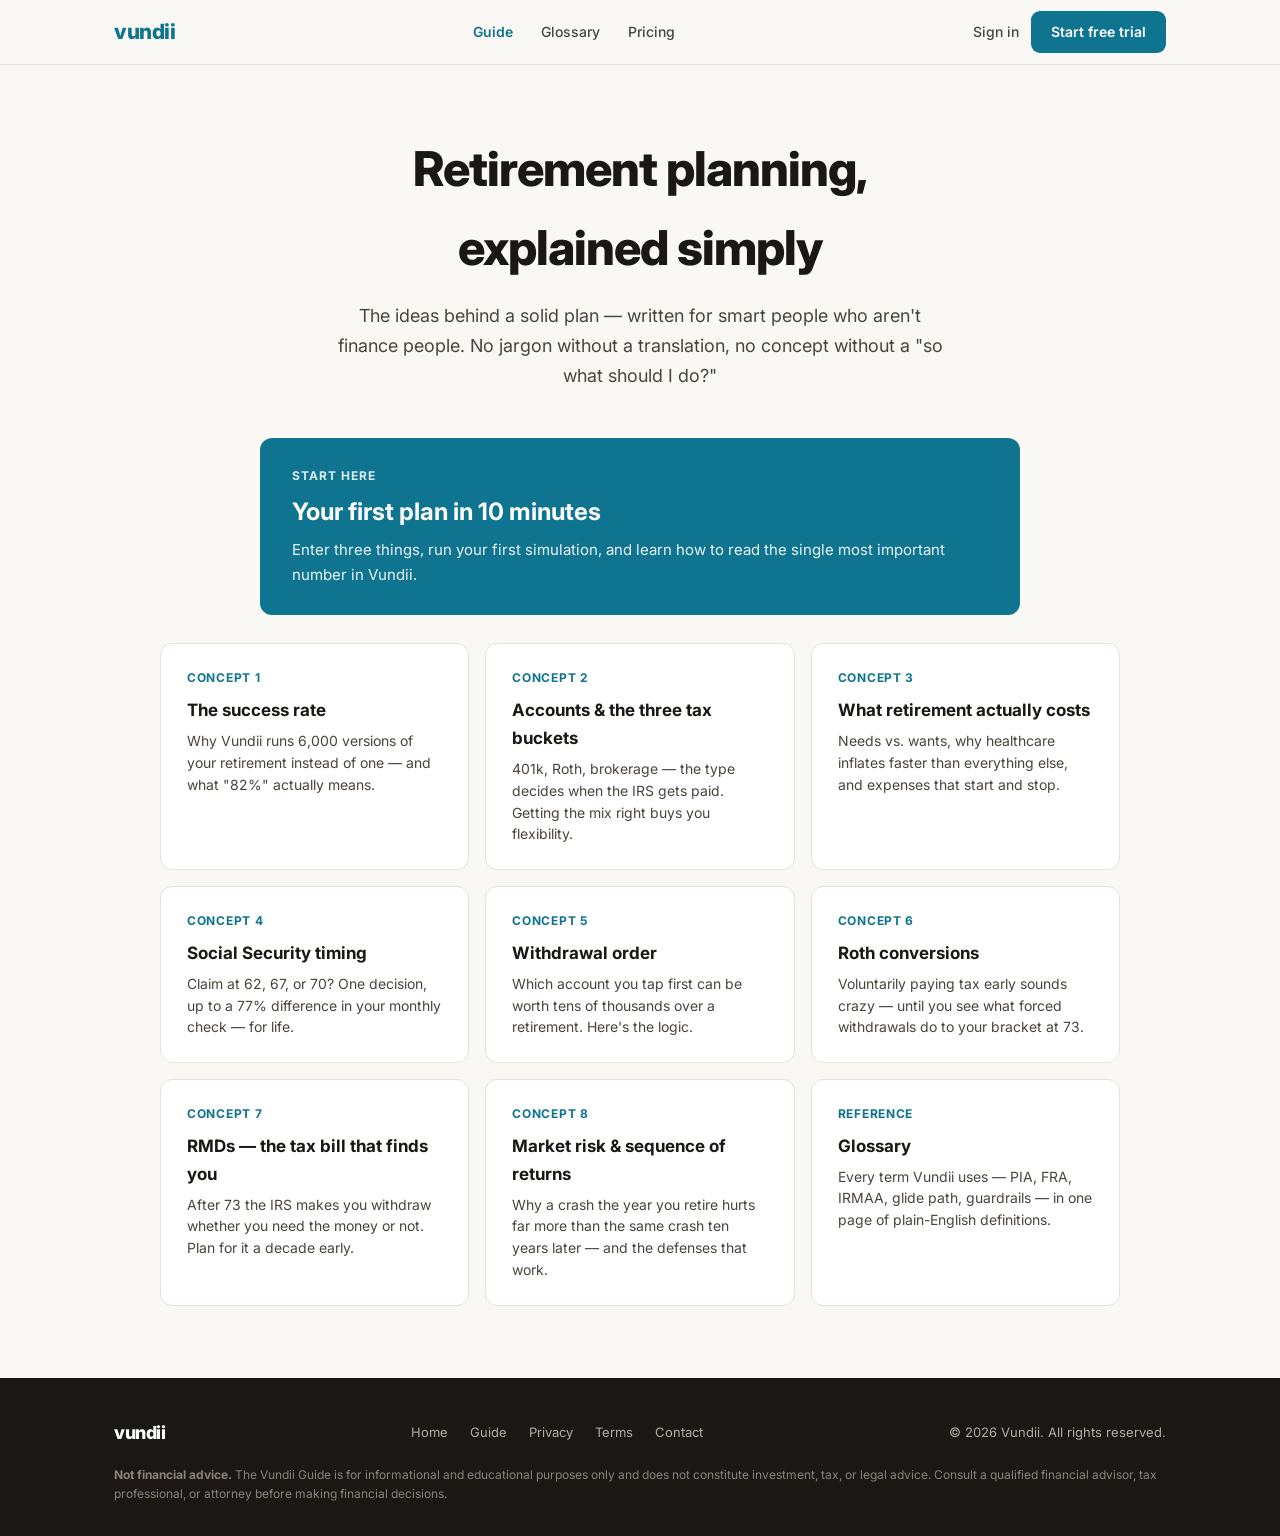
<file: guide/index.html>
<!DOCTYPE html>
<html lang="en">
<head>
  <meta charset="UTF-8" />
  <meta name="viewport" content="width=device-width, initial-scale=1.0" />
  <title>The Vundii Guide — Retirement Planning, Explained Simply</title>
  <meta name="description" content="Plain-English explanations of the ideas behind a solid retirement plan: Monte Carlo success rates, account taxes, Social Security timing, withdrawal order, Roth conversions, RMDs, and market risk." />
  <link rel="icon" type="image/svg+xml" href="/favicon.svg" />
  <link rel="canonical" href="https://www.vundii.com/guide/" />
  <meta property="og:type" content="website" />
  <meta property="og:title" content="The Vundii Guide — Retirement Planning, Explained Simply" />
  <meta property="og:description" content="The concepts behind a solid retirement plan, explained for smart people who aren't finance people." />
  <meta property="og:url" content="https://www.vundii.com/guide/" />
  <link rel="preconnect" href="https://fonts.googleapis.com" />
  <link rel="preconnect" href="https://fonts.gstatic.com" crossorigin />
  <link href="https://fonts.googleapis.com/css2?family=Inter:wght@400;500;600;700;800&display=swap" rel="stylesheet" />
  <link rel="stylesheet" href="/assets/site.css" />
</head>
<body>

<nav class="site-nav">
  <div class="container">
    <div class="nav-inner">
      <a href="/" class="nav-logo">vundii</a>
      <div class="nav-links">
        <a href="/guide/" class="active">Guide</a>
        <a href="/guide/glossary.html">Glossary</a>
        <a href="/#pricing">Pricing</a>
      </div>
      <div class="nav-cta">
        <a href="https://app.vundii.com" class="nav-signin">Sign in</a>
        <a href="https://app.vundii.com" class="btn-primary">Start free trial</a>
      </div>
    </div>
  </div>
</nav>

<div class="container">
  <header class="guide-hero">
    <h1>Retirement planning,<br>explained simply</h1>
    <p>The ideas behind a solid plan — written for smart people who aren't finance people. No jargon without a translation, no concept without a "so what should I do?"</p>
  </header>

  <a class="start-card" href="/guide/getting-started.html" style="max-width:760px;margin-left:auto;margin-right:auto;">
    <div class="start-label">Start here</div>
    <h2>Your first plan in 10 minutes</h2>
    <p>Enter three things, run your first simulation, and learn how to read the single most important number in Vundii.</p>
  </a>

  <div class="card-grid" style="max-width:960px;margin-left:auto;margin-right:auto;">
    <a class="concept-card" href="/guide/success-rate.html">
      <div class="num">CONCEPT 1</div>
      <h3>The success rate</h3>
      <p>Why Vundii runs 6,000 versions of your retirement instead of one — and what "82%" actually means.</p>
    </a>
    <a class="concept-card" href="/guide/accounts-and-taxes.html">
      <div class="num">CONCEPT 2</div>
      <h3>Accounts &amp; the three tax buckets</h3>
      <p>401k, Roth, brokerage — the type decides when the IRS gets paid. Getting the mix right buys you flexibility.</p>
    </a>
    <a class="concept-card" href="/guide/expenses.html">
      <div class="num">CONCEPT 3</div>
      <h3>What retirement actually costs</h3>
      <p>Needs vs. wants, why healthcare inflates faster than everything else, and expenses that start and stop.</p>
    </a>
    <a class="concept-card" href="/guide/social-security.html">
      <div class="num">CONCEPT 4</div>
      <h3>Social Security timing</h3>
      <p>Claim at 62, 67, or 70? One decision, up to a 77% difference in your monthly check — for life.</p>
    </a>
    <a class="concept-card" href="/guide/withdrawal-order.html">
      <div class="num">CONCEPT 5</div>
      <h3>Withdrawal order</h3>
      <p>Which account you tap first can be worth tens of thousands over a retirement. Here's the logic.</p>
    </a>
    <a class="concept-card" href="/guide/roth-conversions.html">
      <div class="num">CONCEPT 6</div>
      <h3>Roth conversions</h3>
      <p>Voluntarily paying tax early sounds crazy — until you see what forced withdrawals do to your bracket at 73.</p>
    </a>
    <a class="concept-card" href="/guide/rmds.html">
      <div class="num">CONCEPT 7</div>
      <h3>RMDs — the tax bill that finds you</h3>
      <p>After 73 the IRS makes you withdraw whether you need the money or not. Plan for it a decade early.</p>
    </a>
    <a class="concept-card" href="/guide/market-risk.html">
      <div class="num">CONCEPT 8</div>
      <h3>Market risk &amp; sequence of returns</h3>
      <p>Why a crash the year you retire hurts far more than the same crash ten years later — and the defenses that work.</p>
    </a>
    <a class="concept-card" href="/guide/glossary.html">
      <div class="num">REFERENCE</div>
      <h3>Glossary</h3>
      <p>Every term Vundii uses — PIA, FRA, IRMAA, glide path, guardrails — in one page of plain-English definitions.</p>
    </a>
  </div>
</div>

<footer class="site-footer">
  <div class="container">
    <div class="footer-inner">
      <a href="/" class="footer-logo">vundii</a>
      <div class="footer-links">
        <a href="/">Home</a>
        <a href="/guide/">Guide</a>
        <a href="/privacy.html">Privacy</a>
        <a href="/terms.html">Terms</a>
        <a href="mailto:vundii.support@gmail.com">Contact</a>
      </div>
      <p>© 2026 Vundii. All rights reserved.</p>
    </div>
    <p class="footer-disclaimer">
      <strong>Not financial advice.</strong> The Vundii Guide is for informational and educational purposes only and does not constitute investment, tax, or legal advice. Consult a qualified financial advisor, tax professional, or attorney before making financial decisions.
    </p>
  </div>
</footer>

</body>
</html>
</file>
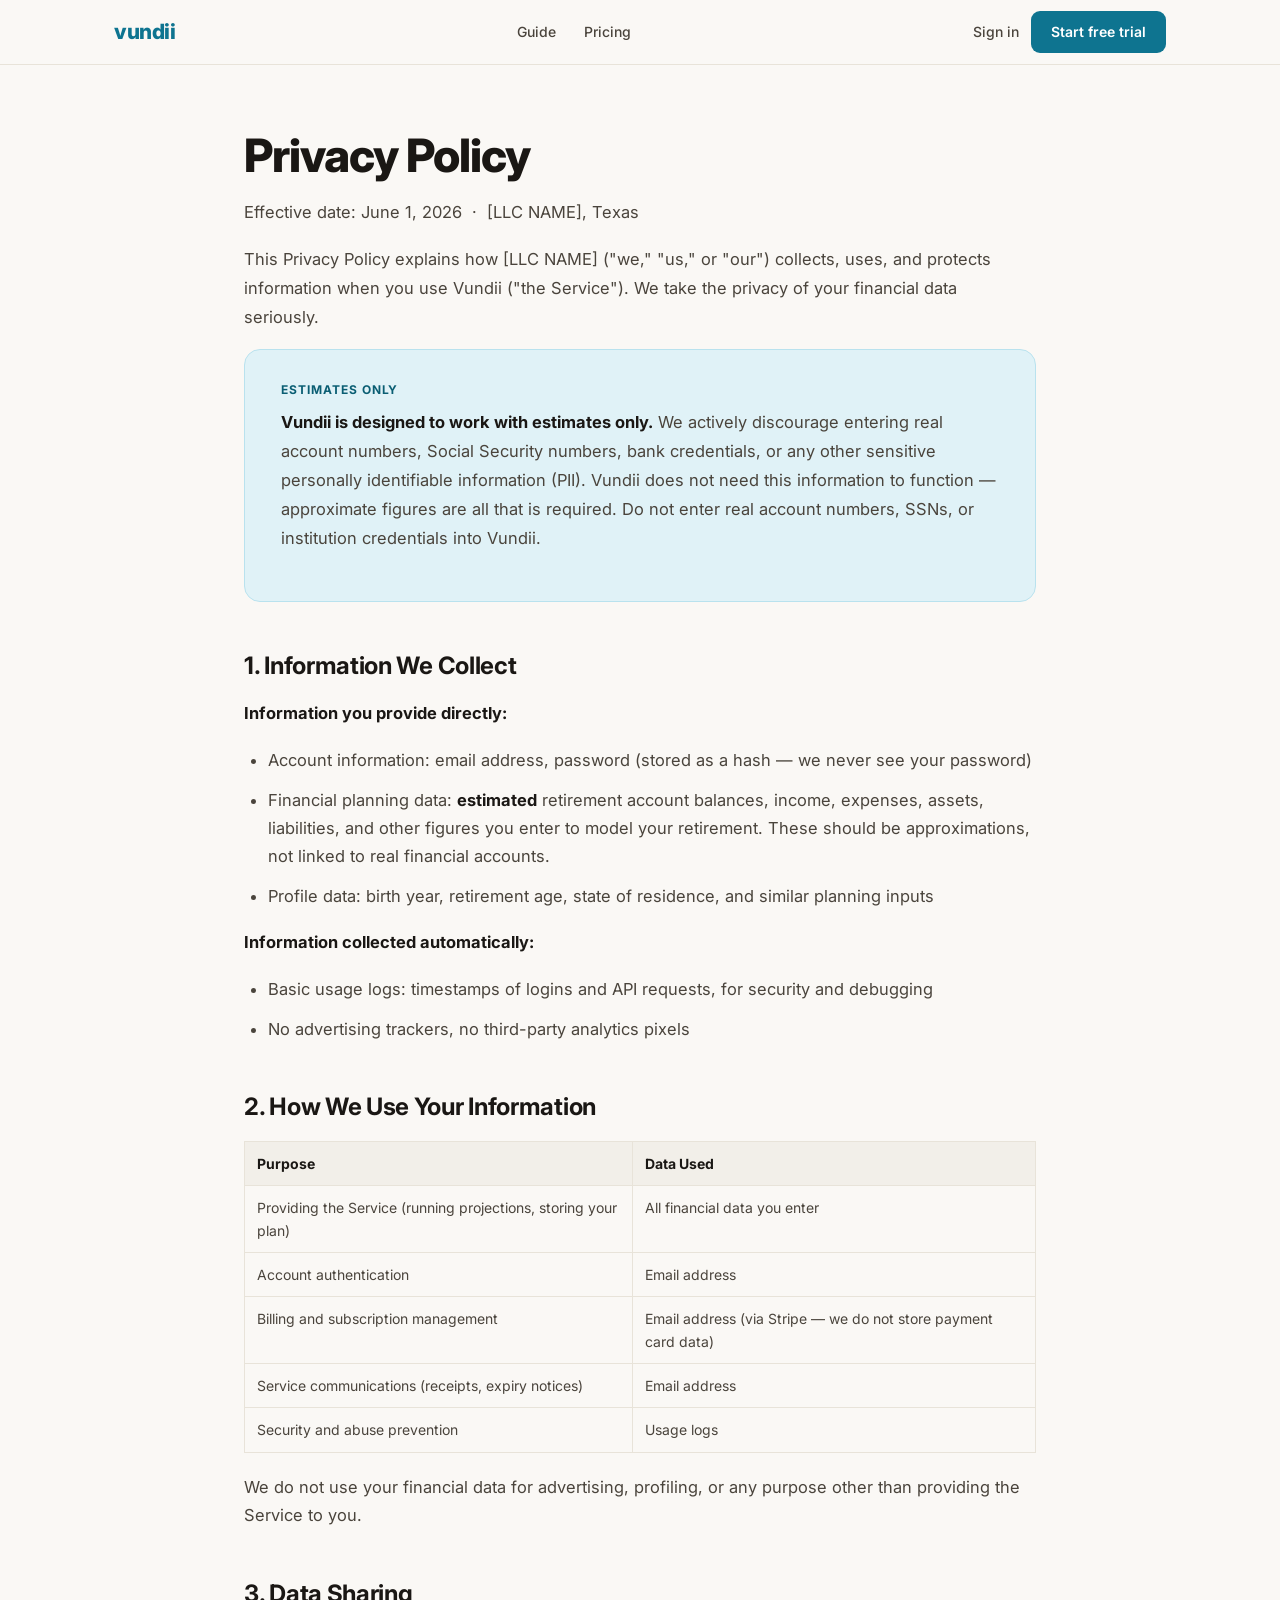
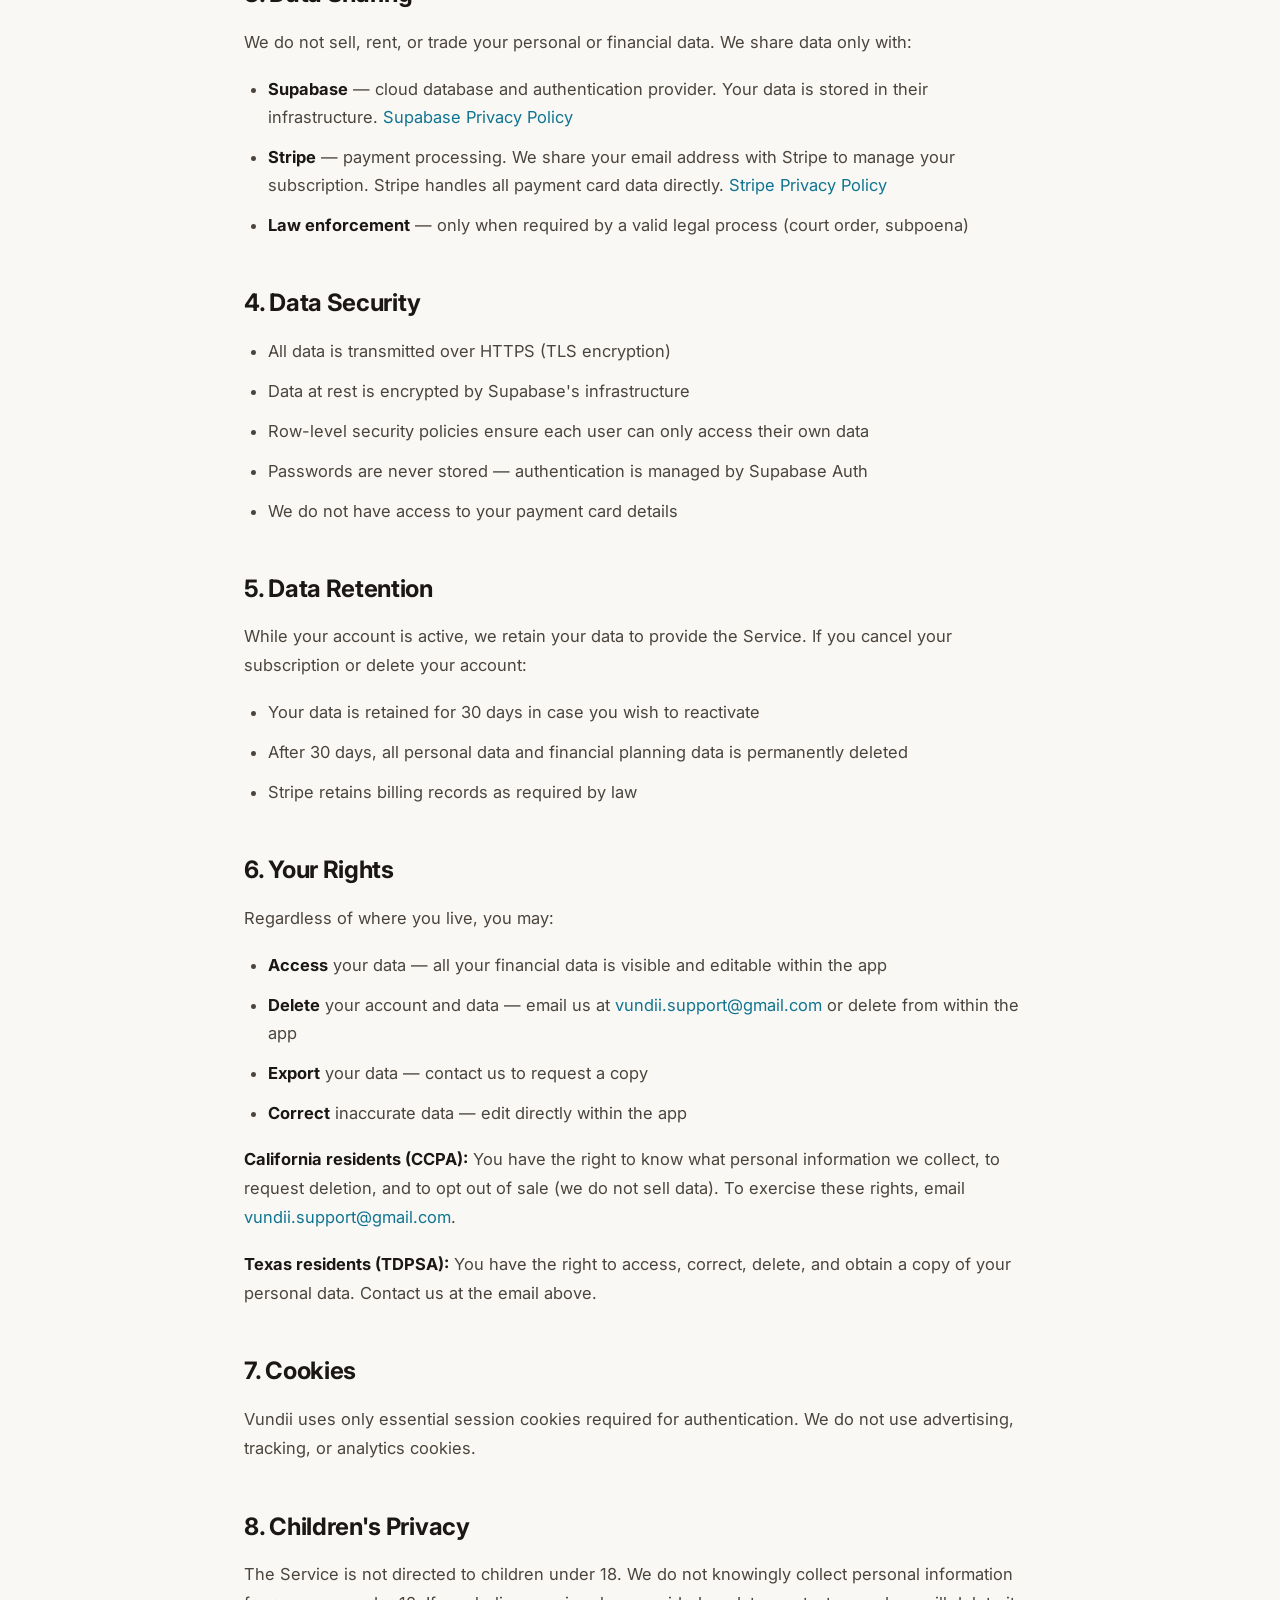
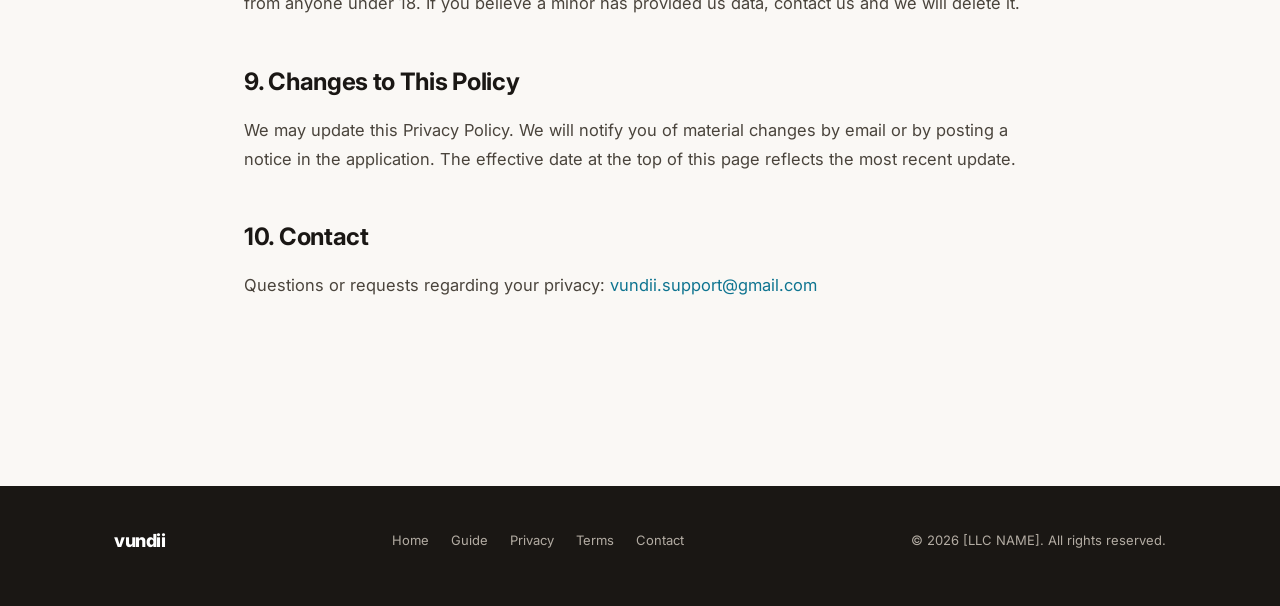
<file: privacy.html>
<!DOCTYPE html>
<html lang="en">
<head>
  <meta charset="UTF-8" />
  <meta name="viewport" content="width=device-width, initial-scale=1.0" />
  <title>Privacy Policy — Vundii</title>
  <link rel="icon" type="image/svg+xml" href="favicon.svg" />
  <link rel="preconnect" href="https://fonts.googleapis.com" />
  <link rel="preconnect" href="https://fonts.gstatic.com" crossorigin />
  <link href="https://fonts.googleapis.com/css2?family=Inter:wght@400;500;600;700;800&display=swap" rel="stylesheet" />
  <link rel="stylesheet" href="/assets/site.css" />
  <style>
    .meta { color: var(--text-3); font-size: 14px; margin-bottom: 40px; }
  </style>
</head>
<body>

<nav class="site-nav">
  <div class="container">
    <div class="nav-inner">
      <a href="/" class="nav-logo">vundii</a>
      <div class="nav-links">
        <a href="/guide/">Guide</a>
        <a href="/#pricing">Pricing</a>
      </div>
      <div class="nav-cta">
        <a href="https://app.vundii.com" class="nav-signin">Sign in</a>
        <a href="https://app.vundii.com" class="btn-primary">Start free trial</a>
      </div>
    </div>
  </div>
</nav>

<main class="article">
  <h1>Privacy Policy</h1>
  <p class="meta">Effective date: June 1, 2026 &nbsp;·&nbsp; [LLC NAME], Texas</p>

  <p>This Privacy Policy explains how [LLC NAME] ("we," "us," or "our") collects, uses, and protects information when you use Vundii ("the Service"). We take the privacy of your financial data seriously.</p>

  <div class="plain">
    <div class="plain-label">Estimates only</div>
    <p><strong>Vundii is designed to work with estimates only.</strong>
    We actively discourage entering real account numbers, Social Security numbers, bank credentials, or any other sensitive personally identifiable information (PII). Vundii does not need this information to function — approximate figures are all that is required. Do not enter real account numbers, SSNs, or institution credentials into Vundii.</p>
  </div>

  <h2>1. Information We Collect</h2>
  <p><strong>Information you provide directly:</strong></p>
  <ul>
    <li>Account information: email address, password (stored as a hash — we never see your password)</li>
    <li>Financial planning data: <strong>estimated</strong> retirement account balances, income, expenses, assets, liabilities, and other figures you enter to model your retirement. These should be approximations, not linked to real financial accounts.</li>
    <li>Profile data: birth year, retirement age, state of residence, and similar planning inputs</li>
  </ul>
  <p><strong>Information collected automatically:</strong></p>
  <ul>
    <li>Basic usage logs: timestamps of logins and API requests, for security and debugging</li>
    <li>No advertising trackers, no third-party analytics pixels</li>
  </ul>

  <h2>2. How We Use Your Information</h2>
  <table>
    <tr><th>Purpose</th><th>Data Used</th></tr>
    <tr><td>Providing the Service (running projections, storing your plan)</td><td>All financial data you enter</td></tr>
    <tr><td>Account authentication</td><td>Email address</td></tr>
    <tr><td>Billing and subscription management</td><td>Email address (via Stripe — we do not store payment card data)</td></tr>
    <tr><td>Service communications (receipts, expiry notices)</td><td>Email address</td></tr>
    <tr><td>Security and abuse prevention</td><td>Usage logs</td></tr>
  </table>
  <p>We do not use your financial data for advertising, profiling, or any purpose other than providing the Service to you.</p>

  <h2>3. Data Sharing</h2>
  <p>We do not sell, rent, or trade your personal or financial data. We share data only with:</p>
  <ul>
    <li><strong>Supabase</strong> — cloud database and authentication provider. Your data is stored in their infrastructure. <a href="https://supabase.com/privacy" target="_blank" rel="noopener">Supabase Privacy Policy</a></li>
    <li><strong>Stripe</strong> — payment processing. We share your email address with Stripe to manage your subscription. Stripe handles all payment card data directly. <a href="https://stripe.com/privacy" target="_blank" rel="noopener">Stripe Privacy Policy</a></li>
    <li><strong>Law enforcement</strong> — only when required by a valid legal process (court order, subpoena)</li>
  </ul>

  <h2>4. Data Security</h2>
  <ul>
    <li>All data is transmitted over HTTPS (TLS encryption)</li>
    <li>Data at rest is encrypted by Supabase's infrastructure</li>
    <li>Row-level security policies ensure each user can only access their own data</li>
    <li>Passwords are never stored — authentication is managed by Supabase Auth</li>
    <li>We do not have access to your payment card details</li>
  </ul>

  <h2>5. Data Retention</h2>
  <p>While your account is active, we retain your data to provide the Service. If you cancel your subscription or delete your account:</p>
  <ul>
    <li>Your data is retained for 30 days in case you wish to reactivate</li>
    <li>After 30 days, all personal data and financial planning data is permanently deleted</li>
    <li>Stripe retains billing records as required by law</li>
  </ul>

  <h2>6. Your Rights</h2>
  <p>Regardless of where you live, you may:</p>
  <ul>
    <li><strong>Access</strong> your data — all your financial data is visible and editable within the app</li>
    <li><strong>Delete</strong> your account and data — email us at <a href="mailto:vundii.support@gmail.com">vundii.support@gmail.com</a> or delete from within the app</li>
    <li><strong>Export</strong> your data — contact us to request a copy</li>
    <li><strong>Correct</strong> inaccurate data — edit directly within the app</li>
  </ul>
  <p><strong>California residents (CCPA):</strong> You have the right to know what personal information we collect, to request deletion, and to opt out of sale (we do not sell data). To exercise these rights, email <a href="mailto:vundii.support@gmail.com">vundii.support@gmail.com</a>.</p>
  <p><strong>Texas residents (TDPSA):</strong> You have the right to access, correct, delete, and obtain a copy of your personal data. Contact us at the email above.</p>

  <h2>7. Cookies</h2>
  <p>Vundii uses only essential session cookies required for authentication. We do not use advertising, tracking, or analytics cookies.</p>

  <h2>8. Children's Privacy</h2>
  <p>The Service is not directed to children under 18. We do not knowingly collect personal information from anyone under 18. If you believe a minor has provided us data, contact us and we will delete it.</p>

  <h2>9. Changes to This Policy</h2>
  <p>We may update this Privacy Policy. We will notify you of material changes by email or by posting a notice in the application. The effective date at the top of this page reflects the most recent update.</p>

  <h2>10. Contact</h2>
  <p>Questions or requests regarding your privacy: <a href="mailto:vundii.support@gmail.com">vundii.support@gmail.com</a></p>
</main>

<footer class="site-footer">
  <div class="container">
    <div class="footer-inner">
      <a href="/" class="footer-logo">vundii</a>
      <div class="footer-links">
        <a href="/">Home</a>
        <a href="/guide/">Guide</a>
        <a href="/privacy.html">Privacy</a>
        <a href="/terms.html">Terms</a>
        <a href="mailto:vundii.support@gmail.com">Contact</a>
      </div>
      <p>© 2026 [LLC NAME]. All rights reserved.</p>
    </div>
  </div>
</footer>

</body>
</html>
</file>
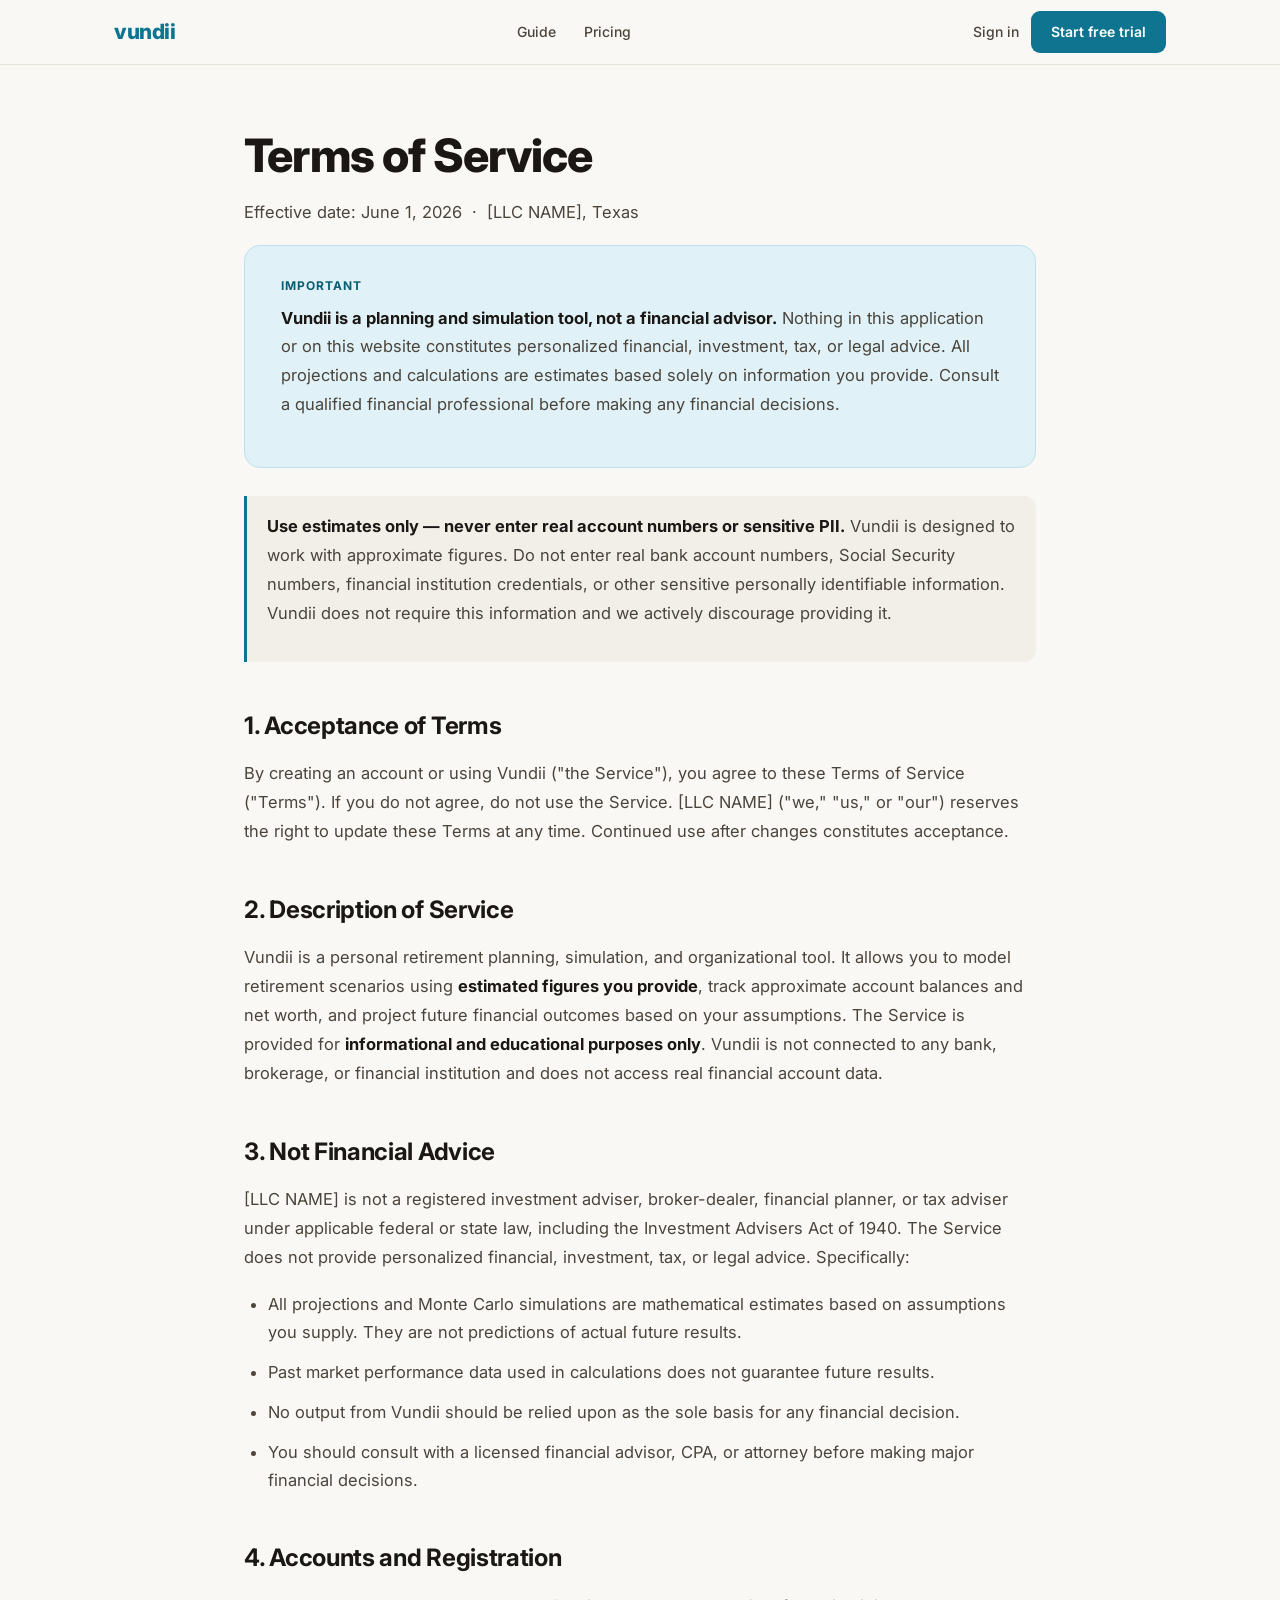
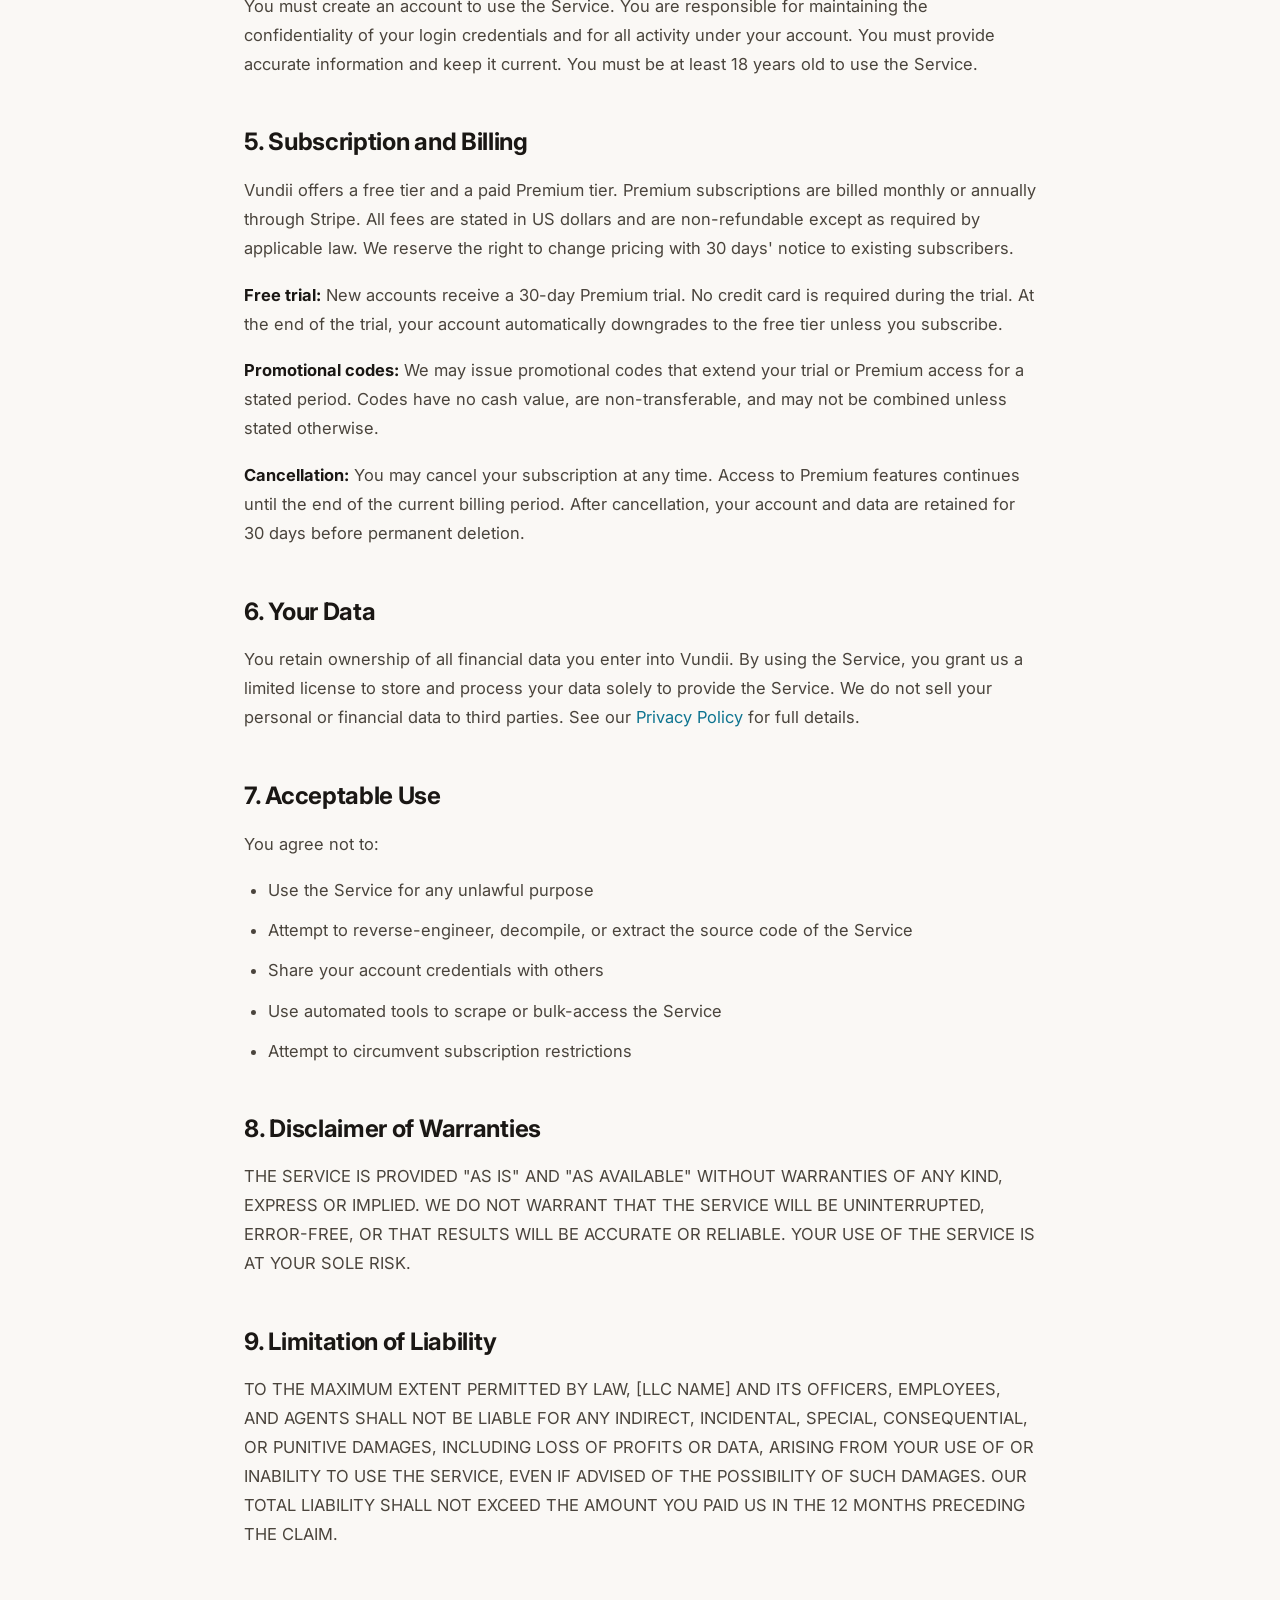
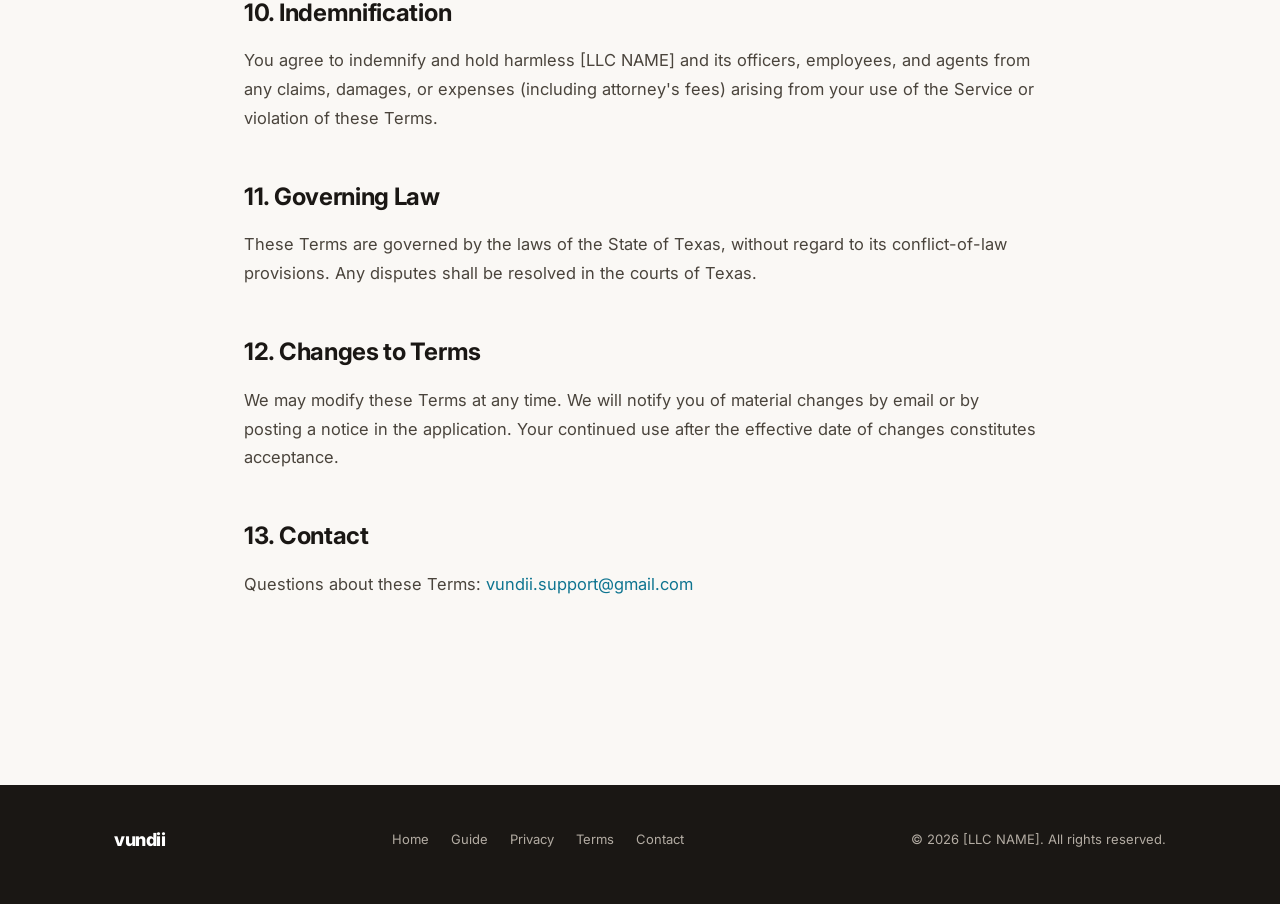
<file: terms.html>
<!DOCTYPE html>
<html lang="en">
<head>
  <meta charset="UTF-8" />
  <meta name="viewport" content="width=device-width, initial-scale=1.0" />
  <title>Terms of Service — Vundii</title>
  <link rel="icon" type="image/svg+xml" href="favicon.svg" />
  <link rel="preconnect" href="https://fonts.googleapis.com" />
  <link rel="preconnect" href="https://fonts.gstatic.com" crossorigin />
  <link href="https://fonts.googleapis.com/css2?family=Inter:wght@400;500;600;700;800&display=swap" rel="stylesheet" />
  <link rel="stylesheet" href="/assets/site.css" />
  <style>
    .meta { color: var(--text-3); font-size: 14px; margin-bottom: 40px; }
  </style>
</head>
<body>

<nav class="site-nav">
  <div class="container">
    <div class="nav-inner">
      <a href="/" class="nav-logo">vundii</a>
      <div class="nav-links">
        <a href="/guide/">Guide</a>
        <a href="/#pricing">Pricing</a>
      </div>
      <div class="nav-cta">
        <a href="https://app.vundii.com" class="nav-signin">Sign in</a>
        <a href="https://app.vundii.com" class="btn-primary">Start free trial</a>
      </div>
    </div>
  </div>
</nav>

<main class="article">
  <h1>Terms of Service</h1>
  <p class="meta">Effective date: June 1, 2026 &nbsp;·&nbsp; [LLC NAME], Texas</p>

  <div class="plain">
    <div class="plain-label">Important</div>
    <p><strong>Vundii is a planning and simulation tool, not a financial advisor.</strong>
    Nothing in this application or on this website constitutes personalized financial, investment, tax, or legal advice. All projections and calculations are estimates based solely on information you provide. Consult a qualified financial professional before making any financial decisions.</p>
  </div>

  <div class="example">
    <p><strong>Use estimates only — never enter real account numbers or sensitive PII.</strong>
    Vundii is designed to work with approximate figures. Do not enter real bank account numbers, Social Security numbers, financial institution credentials, or other sensitive personally identifiable information. Vundii does not require this information and we actively discourage providing it.</p>
  </div>

  <h2>1. Acceptance of Terms</h2>
  <p>By creating an account or using Vundii ("the Service"), you agree to these Terms of Service ("Terms"). If you do not agree, do not use the Service. [LLC NAME] ("we," "us," or "our") reserves the right to update these Terms at any time. Continued use after changes constitutes acceptance.</p>

  <h2>2. Description of Service</h2>
  <p>Vundii is a personal retirement planning, simulation, and organizational tool. It allows you to model retirement scenarios using <strong>estimated figures you provide</strong>, track approximate account balances and net worth, and project future financial outcomes based on your assumptions. The Service is provided for <strong>informational and educational purposes only</strong>. Vundii is not connected to any bank, brokerage, or financial institution and does not access real financial account data.</p>

  <h2>3. Not Financial Advice</h2>
  <p>[LLC NAME] is not a registered investment adviser, broker-dealer, financial planner, or tax adviser under applicable federal or state law, including the Investment Advisers Act of 1940. The Service does not provide personalized financial, investment, tax, or legal advice. Specifically:</p>
  <ul>
    <li>All projections and Monte Carlo simulations are mathematical estimates based on assumptions you supply. They are not predictions of actual future results.</li>
    <li>Past market performance data used in calculations does not guarantee future results.</li>
    <li>No output from Vundii should be relied upon as the sole basis for any financial decision.</li>
    <li>You should consult with a licensed financial advisor, CPA, or attorney before making major financial decisions.</li>
  </ul>

  <h2>4. Accounts and Registration</h2>
  <p>You must create an account to use the Service. You are responsible for maintaining the confidentiality of your login credentials and for all activity under your account. You must provide accurate information and keep it current. You must be at least 18 years old to use the Service.</p>

  <h2>5. Subscription and Billing</h2>
  <p>Vundii offers a free tier and a paid Premium tier. Premium subscriptions are billed monthly or annually through Stripe. All fees are stated in US dollars and are non-refundable except as required by applicable law. We reserve the right to change pricing with 30 days' notice to existing subscribers.</p>
  <p><strong>Free trial:</strong> New accounts receive a 30-day Premium trial. No credit card is required during the trial. At the end of the trial, your account automatically downgrades to the free tier unless you subscribe.</p>
  <p><strong>Promotional codes:</strong> We may issue promotional codes that extend your trial or Premium access for a stated period. Codes have no cash value, are non-transferable, and may not be combined unless stated otherwise.</p>
  <p><strong>Cancellation:</strong> You may cancel your subscription at any time. Access to Premium features continues until the end of the current billing period. After cancellation, your account and data are retained for 30 days before permanent deletion.</p>

  <h2>6. Your Data</h2>
  <p>You retain ownership of all financial data you enter into Vundii. By using the Service, you grant us a limited license to store and process your data solely to provide the Service. We do not sell your personal or financial data to third parties. See our <a href="/privacy.html">Privacy Policy</a> for full details.</p>

  <h2>7. Acceptable Use</h2>
  <p>You agree not to:</p>
  <ul>
    <li>Use the Service for any unlawful purpose</li>
    <li>Attempt to reverse-engineer, decompile, or extract the source code of the Service</li>
    <li>Share your account credentials with others</li>
    <li>Use automated tools to scrape or bulk-access the Service</li>
    <li>Attempt to circumvent subscription restrictions</li>
  </ul>

  <h2>8. Disclaimer of Warranties</h2>
  <p>THE SERVICE IS PROVIDED "AS IS" AND "AS AVAILABLE" WITHOUT WARRANTIES OF ANY KIND, EXPRESS OR IMPLIED. WE DO NOT WARRANT THAT THE SERVICE WILL BE UNINTERRUPTED, ERROR-FREE, OR THAT RESULTS WILL BE ACCURATE OR RELIABLE. YOUR USE OF THE SERVICE IS AT YOUR SOLE RISK.</p>

  <h2>9. Limitation of Liability</h2>
  <p>TO THE MAXIMUM EXTENT PERMITTED BY LAW, [LLC NAME] AND ITS OFFICERS, EMPLOYEES, AND AGENTS SHALL NOT BE LIABLE FOR ANY INDIRECT, INCIDENTAL, SPECIAL, CONSEQUENTIAL, OR PUNITIVE DAMAGES, INCLUDING LOSS OF PROFITS OR DATA, ARISING FROM YOUR USE OF OR INABILITY TO USE THE SERVICE, EVEN IF ADVISED OF THE POSSIBILITY OF SUCH DAMAGES. OUR TOTAL LIABILITY SHALL NOT EXCEED THE AMOUNT YOU PAID US IN THE 12 MONTHS PRECEDING THE CLAIM.</p>

  <h2>10. Indemnification</h2>
  <p>You agree to indemnify and hold harmless [LLC NAME] and its officers, employees, and agents from any claims, damages, or expenses (including attorney's fees) arising from your use of the Service or violation of these Terms.</p>

  <h2>11. Governing Law</h2>
  <p>These Terms are governed by the laws of the State of Texas, without regard to its conflict-of-law provisions. Any disputes shall be resolved in the courts of Texas.</p>

  <h2>12. Changes to Terms</h2>
  <p>We may modify these Terms at any time. We will notify you of material changes by email or by posting a notice in the application. Your continued use after the effective date of changes constitutes acceptance.</p>

  <h2>13. Contact</h2>
  <p>Questions about these Terms: <a href="mailto:vundii.support@gmail.com">vundii.support@gmail.com</a></p>
</main>

<footer class="site-footer">
  <div class="container">
    <div class="footer-inner">
      <a href="/" class="footer-logo">vundii</a>
      <div class="footer-links">
        <a href="/">Home</a>
        <a href="/guide/">Guide</a>
        <a href="/privacy.html">Privacy</a>
        <a href="/terms.html">Terms</a>
        <a href="mailto:vundii.support@gmail.com">Contact</a>
      </div>
      <p>© 2026 [LLC NAME]. All rights reserved.</p>
    </div>
  </div>
</footer>

</body>
</html>
</file>
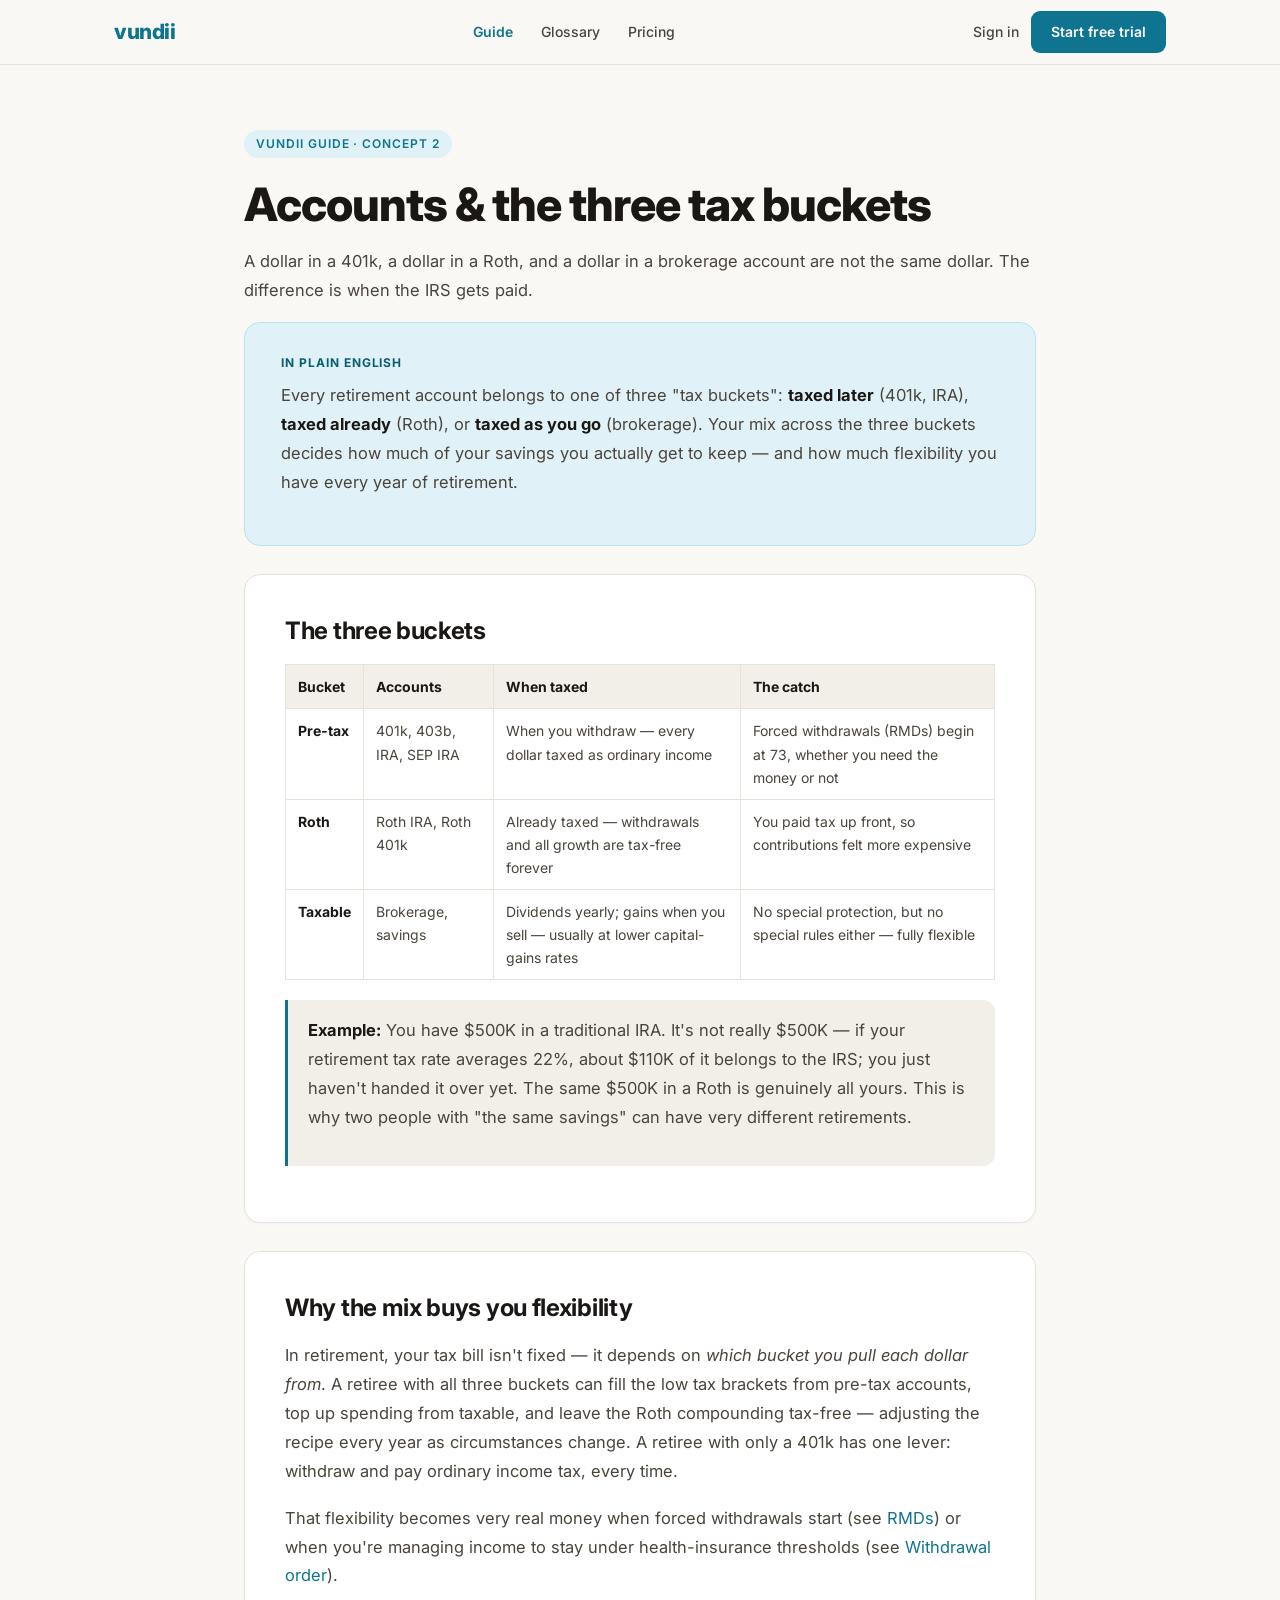
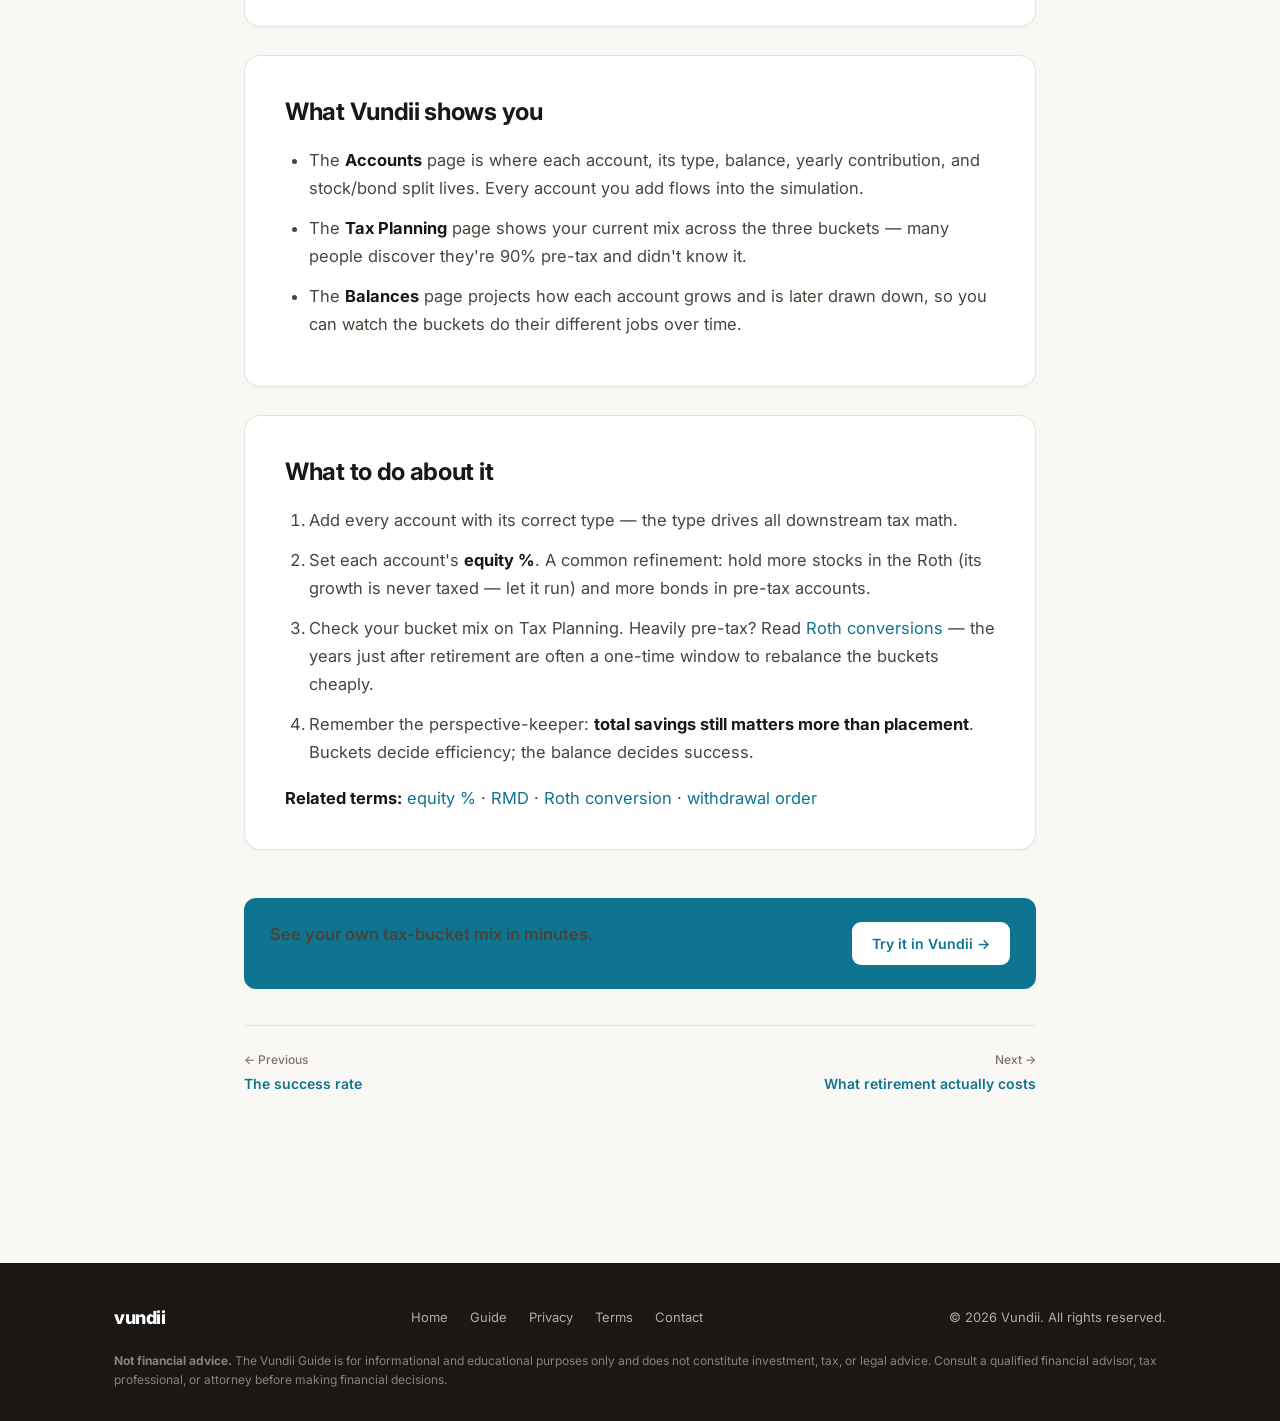
<file: guide/accounts-and-taxes.html>
<!DOCTYPE html>
<html lang="en">
<head>
  <meta charset="UTF-8" />
  <meta name="viewport" content="width=device-width, initial-scale=1.0" />
  <title>401k vs Roth vs Brokerage: The Three Tax Buckets | Vundii Guide</title>
  <meta name="description" content="Pre-tax, Roth, and taxable accounts are taxed at completely different times. Understanding the three tax buckets is the foundation of every retirement tax strategy." />
  <link rel="icon" type="image/svg+xml" href="/favicon.svg" />
  <link rel="canonical" href="https://www.vundii.com/guide/accounts-and-taxes.html" />
  <meta property="og:type" content="article" />
  <meta property="og:title" content="401k vs Roth vs Brokerage: The Three Tax Buckets" />
  <meta property="og:description" content="The account type decides when the IRS gets paid. Getting the mix right buys you flexibility for life." />
  <meta property="og:url" content="https://www.vundii.com/guide/accounts-and-taxes.html" />
  <link rel="preconnect" href="https://fonts.googleapis.com" />
  <link rel="preconnect" href="https://fonts.gstatic.com" crossorigin />
  <link href="https://fonts.googleapis.com/css2?family=Inter:wght@400;500;600;700;800&display=swap" rel="stylesheet" />
  <link rel="stylesheet" href="/assets/site.css" />
</head>
<body>

<nav class="site-nav">
  <div class="container">
    <div class="nav-inner">
      <a href="/" class="nav-logo">vundii</a>
      <div class="nav-links">
        <a href="/guide/" class="active">Guide</a>
        <a href="/guide/glossary.html">Glossary</a>
        <a href="/#pricing">Pricing</a>
      </div>
      <div class="nav-cta">
        <a href="https://app.vundii.com" class="nav-signin">Sign in</a>
        <a href="https://app.vundii.com" class="btn-primary">Start free trial</a>
      </div>
    </div>
  </div>
</nav>

<main class="article">
  <a href="/guide/" class="eyebrow">Vundii Guide · Concept 2</a>
  <h1>Accounts &amp; the three tax buckets</h1>
  <p class="lede">A dollar in a 401k, a dollar in a Roth, and a dollar in a brokerage account are not the same dollar. The difference is when the IRS gets paid.</p>

  <div class="plain">
    <div class="plain-label">In plain English</div>
    <p>Every retirement account belongs to one of three "tax buckets": <strong>taxed later</strong> (401k, IRA), <strong>taxed already</strong> (Roth), or <strong>taxed as you go</strong> (brokerage). Your mix across the three buckets decides how much of your savings you actually get to keep — and how much flexibility you have every year of retirement.</p>
  </div>

  <section class="block">
  <h2>The three buckets</h2>
  <table>
    <tr><th>Bucket</th><th>Accounts</th><th>When taxed</th><th>The catch</th></tr>
    <tr>
      <td><strong>Pre-tax</strong></td>
      <td>401k, 403b, IRA, SEP IRA</td>
      <td>When you withdraw — every dollar taxed as ordinary income</td>
      <td>Forced withdrawals (RMDs) begin at 73, whether you need the money or not</td>
    </tr>
    <tr>
      <td><strong>Roth</strong></td>
      <td>Roth IRA, Roth 401k</td>
      <td>Already taxed — withdrawals and all growth are tax-free forever</td>
      <td>You paid tax up front, so contributions felt more expensive</td>
    </tr>
    <tr>
      <td><strong>Taxable</strong></td>
      <td>Brokerage, savings</td>
      <td>Dividends yearly; gains when you sell — usually at lower capital-gains rates</td>
      <td>No special protection, but no special rules either — fully flexible</td>
    </tr>
  </table>

  <div class="example">
    <p><strong>Example:</strong> You have $500K in a traditional IRA. It's not really $500K — if your retirement tax rate averages 22%, about $110K of it belongs to the IRS; you just haven't handed it over yet. The same $500K in a Roth is genuinely all yours. This is why two people with "the same savings" can have very different retirements.</p>
  </div>
  </section>

  <section class="block">
  <h2>Why the mix buys you flexibility</h2>
  <p>In retirement, your tax bill isn't fixed — it depends on <em>which bucket you pull each dollar from</em>. A retiree with all three buckets can fill the low tax brackets from pre-tax accounts, top up spending from taxable, and leave the Roth compounding tax-free — adjusting the recipe every year as circumstances change. A retiree with only a 401k has one lever: withdraw and pay ordinary income tax, every time.</p>
  <p>That flexibility becomes very real money when forced withdrawals start (see <a href="/guide/rmds.html">RMDs</a>) or when you're managing income to stay under health-insurance thresholds (see <a href="/guide/withdrawal-order.html">Withdrawal order</a>).</p>
  </section>

  <section class="block">
  <h2>What Vundii shows you</h2>
  <ul>
    <li>The <strong>Accounts</strong> page is where each account, its type, balance, yearly contribution, and stock/bond split lives. Every account you add flows into the simulation.</li>
    <li>The <strong>Tax Planning</strong> page shows your current mix across the three buckets — many people discover they're 90% pre-tax and didn't know it.</li>
    <li>The <strong>Balances</strong> page projects how each account grows and is later drawn down, so you can watch the buckets do their different jobs over time.</li>
  </ul>
  </section>

  <section class="block">
  <h2>What to do about it</h2>
  <ol>
    <li>Add every account with its correct type — the type drives all downstream tax math.</li>
    <li>Set each account's <strong>equity %</strong>. A common refinement: hold more stocks in the Roth (its growth is never taxed — let it run) and more bonds in pre-tax accounts.</li>
    <li>Check your bucket mix on Tax Planning. Heavily pre-tax? Read <a href="/guide/roth-conversions.html">Roth conversions</a> — the years just after retirement are often a one-time window to rebalance the buckets cheaply.</li>
    <li>Remember the perspective-keeper: <strong>total savings still matters more than placement</strong>. Buckets decide efficiency; the balance decides success.</li>
  </ol>

  <p><strong>Related terms:</strong> <a href="/guide/glossary.html#equityPct">equity %</a> · <a href="/guide/glossary.html#rmd">RMD</a> · <a href="/guide/glossary.html#rothConversion">Roth conversion</a> · <a href="/guide/glossary.html#withdrawalOrder">withdrawal order</a></p>
  </section>

  <div class="try-cta">
    <p>See your own tax-bucket mix in minutes.</p>
    <a href="https://app.vundii.com">Try it in Vundii →</a>
  </div>

  <div class="pager">
    <a href="/guide/success-rate.html"><span class="pager-label">← Previous</span>The success rate</a>
    <a href="/guide/expenses.html" style="text-align:right;"><span class="pager-label">Next →</span>What retirement actually costs</a>
  </div>
</main>

<footer class="site-footer">
  <div class="container">
    <div class="footer-inner">
      <a href="/" class="footer-logo">vundii</a>
      <div class="footer-links">
        <a href="/">Home</a>
        <a href="/guide/">Guide</a>
        <a href="/privacy.html">Privacy</a>
        <a href="/terms.html">Terms</a>
        <a href="mailto:vundii.support@gmail.com">Contact</a>
      </div>
      <p>© 2026 Vundii. All rights reserved.</p>
    </div>
    <p class="footer-disclaimer">
      <strong>Not financial advice.</strong> The Vundii Guide is for informational and educational purposes only and does not constitute investment, tax, or legal advice. Consult a qualified financial advisor, tax professional, or attorney before making financial decisions.
    </p>
  </div>
</footer>

</body>
</html>
</file>
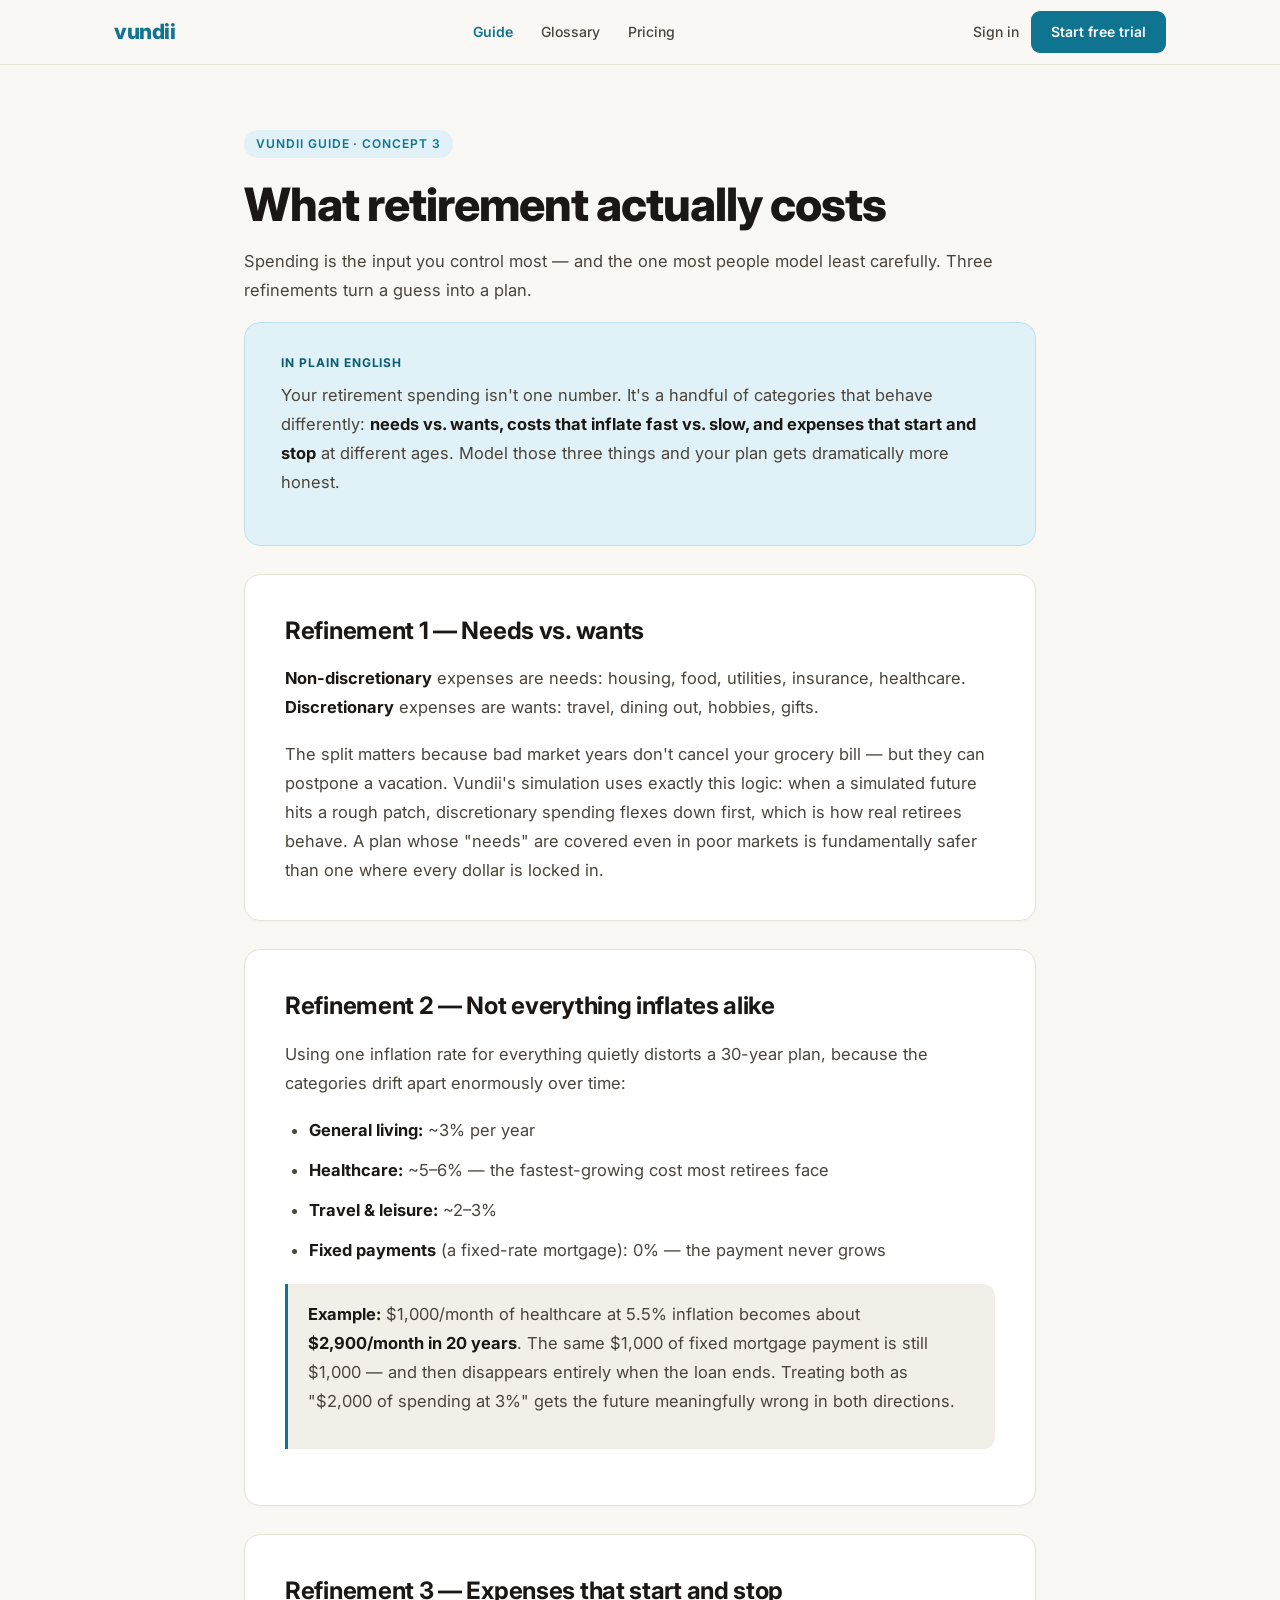
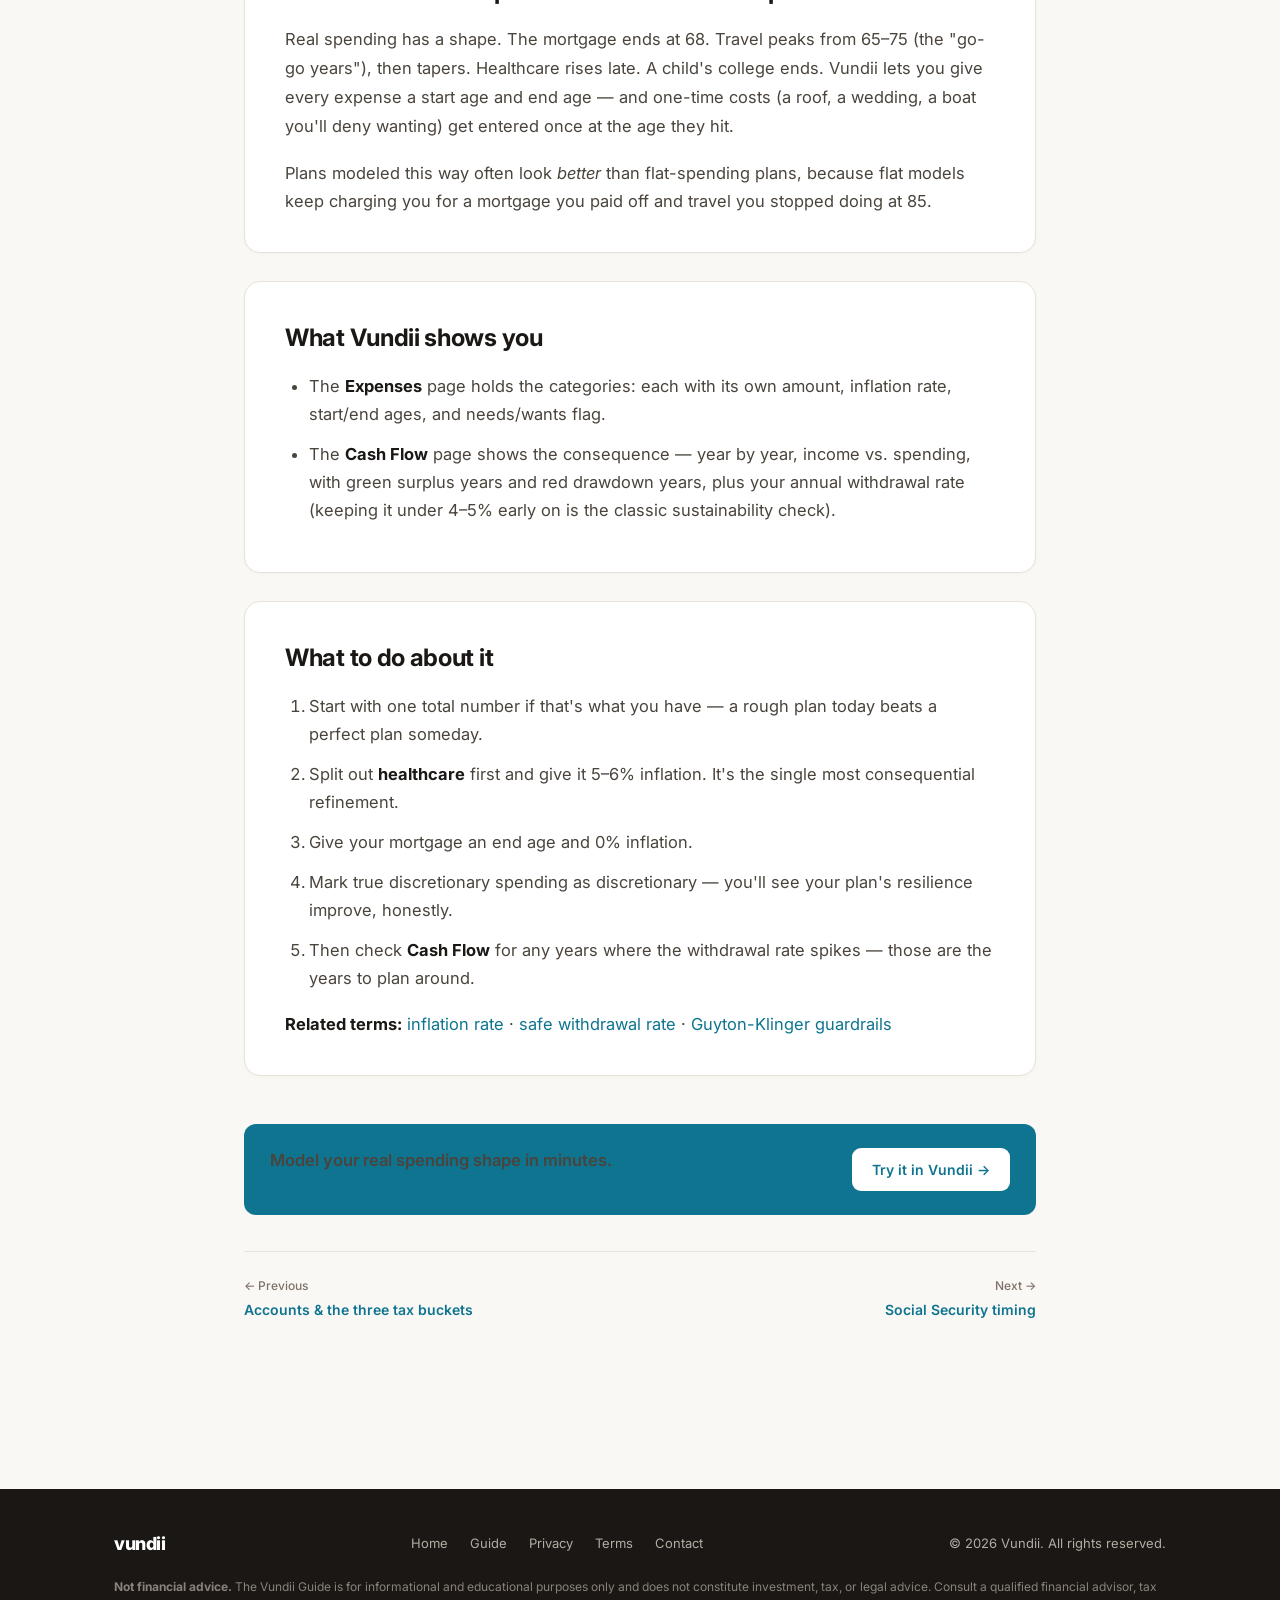
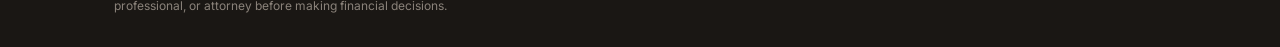
<file: guide/expenses.html>
<!DOCTYPE html>
<html lang="en">
<head>
  <meta charset="UTF-8" />
  <meta name="viewport" content="width=device-width, initial-scale=1.0" />
  <title>What Retirement Actually Costs: Needs, Wants & Inflation | Vundii Guide</title>
  <meta name="description" content="Essential vs. discretionary spending, why healthcare inflates at 5–6% while your mortgage doesn't inflate at all, and how expenses that start and stop make a plan realistic." />
  <link rel="icon" type="image/svg+xml" href="/favicon.svg" />
  <link rel="canonical" href="https://www.vundii.com/guide/expenses.html" />
  <meta property="og:type" content="article" />
  <meta property="og:title" content="What Retirement Actually Costs" />
  <meta property="og:description" content="Needs vs. wants, healthcare inflation, and expenses that start and stop — modeling spending realistically." />
  <meta property="og:url" content="https://www.vundii.com/guide/expenses.html" />
  <link rel="preconnect" href="https://fonts.googleapis.com" />
  <link rel="preconnect" href="https://fonts.gstatic.com" crossorigin />
  <link href="https://fonts.googleapis.com/css2?family=Inter:wght@400;500;600;700;800&display=swap" rel="stylesheet" />
  <link rel="stylesheet" href="/assets/site.css" />
</head>
<body>

<nav class="site-nav">
  <div class="container">
    <div class="nav-inner">
      <a href="/" class="nav-logo">vundii</a>
      <div class="nav-links">
        <a href="/guide/" class="active">Guide</a>
        <a href="/guide/glossary.html">Glossary</a>
        <a href="/#pricing">Pricing</a>
      </div>
      <div class="nav-cta">
        <a href="https://app.vundii.com" class="nav-signin">Sign in</a>
        <a href="https://app.vundii.com" class="btn-primary">Start free trial</a>
      </div>
    </div>
  </div>
</nav>

<main class="article">
  <a href="/guide/" class="eyebrow">Vundii Guide · Concept 3</a>
  <h1>What retirement actually costs</h1>
  <p class="lede">Spending is the input you control most — and the one most people model least carefully. Three refinements turn a guess into a plan.</p>

  <div class="plain">
    <div class="plain-label">In plain English</div>
    <p>Your retirement spending isn't one number. It's a handful of categories that behave differently: <strong>needs vs. wants, costs that inflate fast vs. slow, and expenses that start and stop</strong> at different ages. Model those three things and your plan gets dramatically more honest.</p>
  </div>

  <section class="block">
  <h2>Refinement 1 — Needs vs. wants</h2>
  <p><strong>Non-discretionary</strong> expenses are needs: housing, food, utilities, insurance, healthcare. <strong>Discretionary</strong> expenses are wants: travel, dining out, hobbies, gifts.</p>
  <p>The split matters because bad market years don't cancel your grocery bill — but they can postpone a vacation. Vundii's simulation uses exactly this logic: when a simulated future hits a rough patch, discretionary spending flexes down first, which is how real retirees behave. A plan whose "needs" are covered even in poor markets is fundamentally safer than one where every dollar is locked in.</p>
  </section>

  <section class="block">
  <h2>Refinement 2 — Not everything inflates alike</h2>
  <p>Using one inflation rate for everything quietly distorts a 30-year plan, because the categories drift apart enormously over time:</p>
  <ul>
    <li><strong>General living:</strong> ~3% per year</li>
    <li><strong>Healthcare:</strong> ~5–6% — the fastest-growing cost most retirees face</li>
    <li><strong>Travel &amp; leisure:</strong> ~2–3%</li>
    <li><strong>Fixed payments</strong> (a fixed-rate mortgage): 0% — the payment never grows</li>
  </ul>
  <div class="example">
    <p><strong>Example:</strong> $1,000/month of healthcare at 5.5% inflation becomes about <strong>$2,900/month in 20 years</strong>. The same $1,000 of fixed mortgage payment is still $1,000 — and then disappears entirely when the loan ends. Treating both as "$2,000 of spending at 3%" gets the future meaningfully wrong in both directions.</p>
  </div>
  </section>

  <section class="block">
  <h2>Refinement 3 — Expenses that start and stop</h2>
  <p>Real spending has a shape. The mortgage ends at 68. Travel peaks from 65–75 (the "go-go years"), then tapers. Healthcare rises late. A child's college ends. Vundii lets you give every expense a start age and end age — and one-time costs (a roof, a wedding, a boat you'll deny wanting) get entered once at the age they hit.</p>
  <p>Plans modeled this way often look <em>better</em> than flat-spending plans, because flat models keep charging you for a mortgage you paid off and travel you stopped doing at 85.</p>
  </section>

  <section class="block">
  <h2>What Vundii shows you</h2>
  <ul>
    <li>The <strong>Expenses</strong> page holds the categories: each with its own amount, inflation rate, start/end ages, and needs/wants flag.</li>
    <li>The <strong>Cash Flow</strong> page shows the consequence — year by year, income vs. spending, with green surplus years and red drawdown years, plus your annual withdrawal rate (keeping it under 4–5% early on is the classic sustainability check).</li>
  </ul>
  </section>

  <section class="block">
  <h2>What to do about it</h2>
  <ol>
    <li>Start with one total number if that's what you have — a rough plan today beats a perfect plan someday.</li>
    <li>Split out <strong>healthcare</strong> first and give it 5–6% inflation. It's the single most consequential refinement.</li>
    <li>Give your mortgage an end age and 0% inflation.</li>
    <li>Mark true discretionary spending as discretionary — you'll see your plan's resilience improve, honestly.</li>
    <li>Then check <strong>Cash Flow</strong> for any years where the withdrawal rate spikes — those are the years to plan around.</li>
  </ol>

  <p><strong>Related terms:</strong> <a href="/guide/glossary.html#inflationPct">inflation rate</a> · <a href="/guide/glossary.html#safeWithdrawalRate">safe withdrawal rate</a> · <a href="/guide/glossary.html#guytonKlinger">Guyton-Klinger guardrails</a></p>
  </section>

  <div class="try-cta">
    <p>Model your real spending shape in minutes.</p>
    <a href="https://app.vundii.com">Try it in Vundii →</a>
  </div>

  <div class="pager">
    <a href="/guide/accounts-and-taxes.html"><span class="pager-label">← Previous</span>Accounts &amp; the three tax buckets</a>
    <a href="/guide/social-security.html" style="text-align:right;"><span class="pager-label">Next →</span>Social Security timing</a>
  </div>
</main>

<footer class="site-footer">
  <div class="container">
    <div class="footer-inner">
      <a href="/" class="footer-logo">vundii</a>
      <div class="footer-links">
        <a href="/">Home</a>
        <a href="/guide/">Guide</a>
        <a href="/privacy.html">Privacy</a>
        <a href="/terms.html">Terms</a>
        <a href="mailto:vundii.support@gmail.com">Contact</a>
      </div>
      <p>© 2026 Vundii. All rights reserved.</p>
    </div>
    <p class="footer-disclaimer">
      <strong>Not financial advice.</strong> The Vundii Guide is for informational and educational purposes only and does not constitute investment, tax, or legal advice. Consult a qualified financial advisor, tax professional, or attorney before making financial decisions.
    </p>
  </div>
</footer>

</body>
</html>
</file>
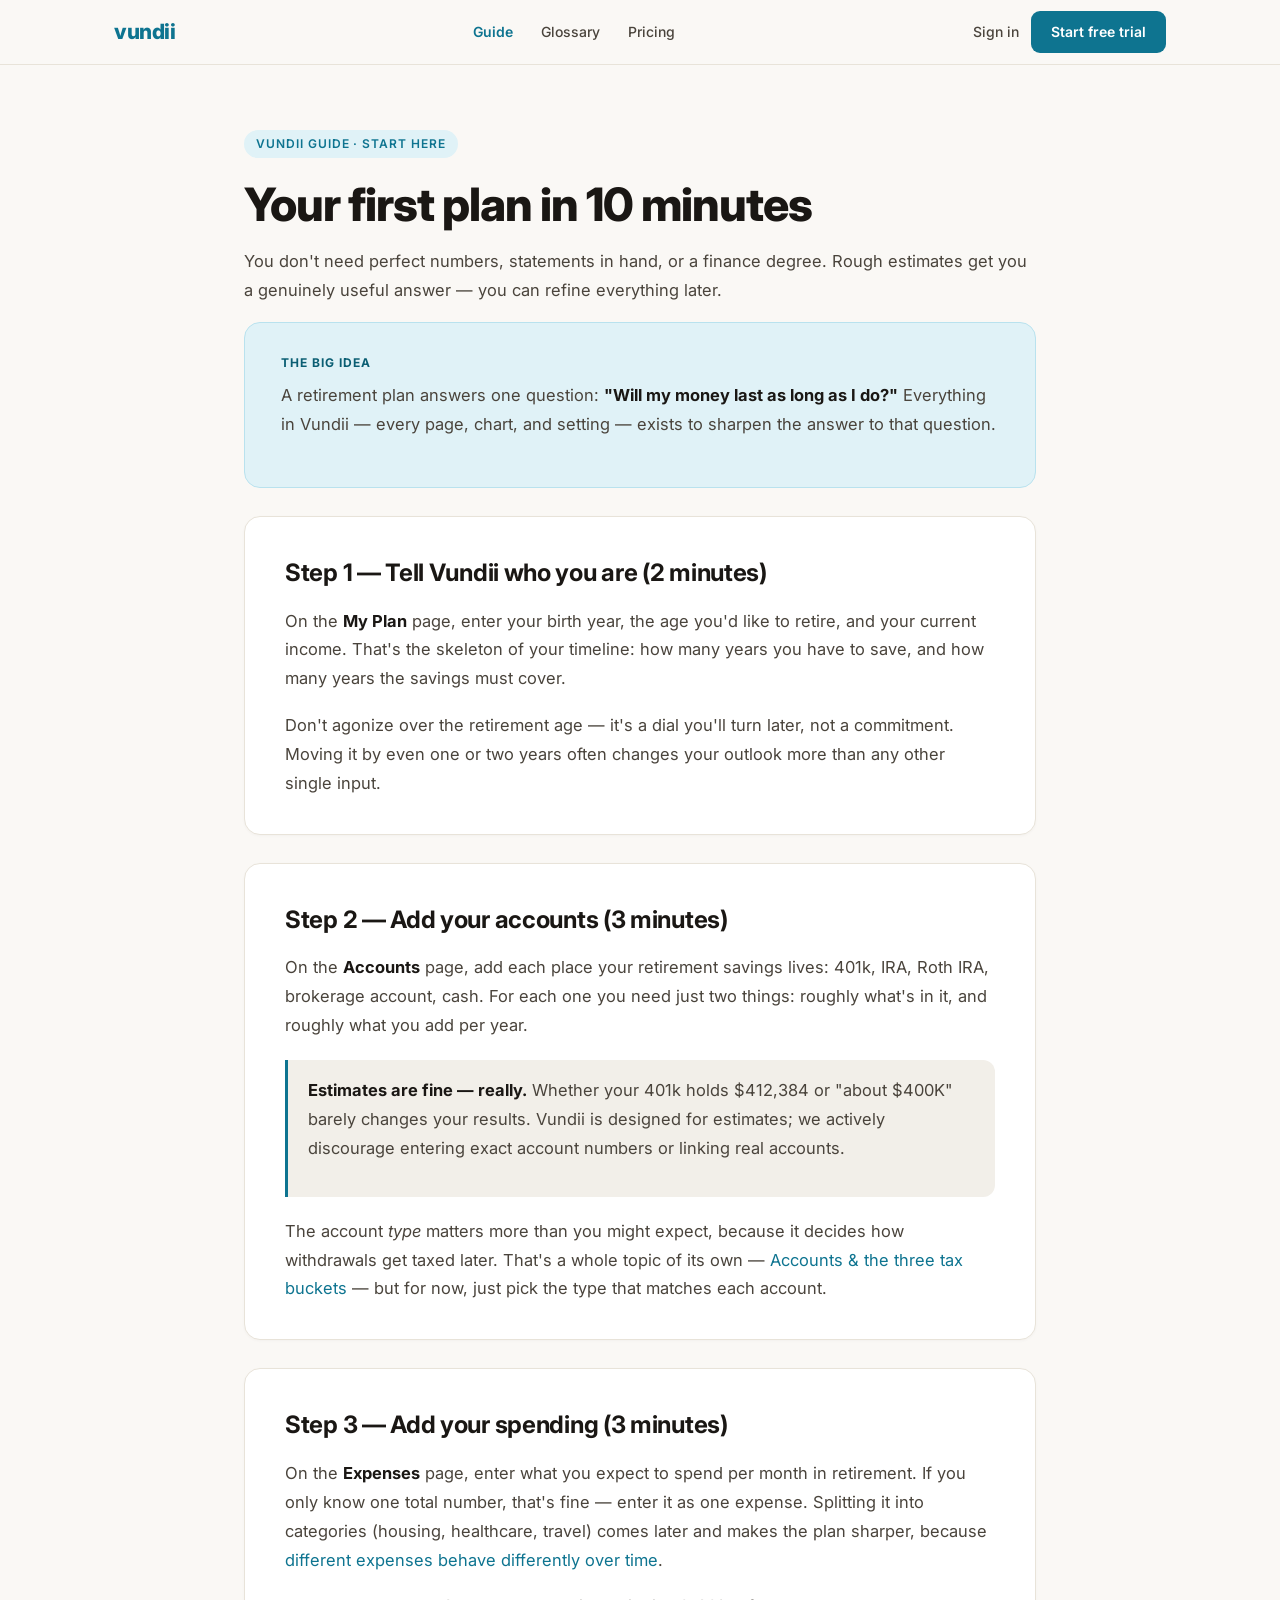
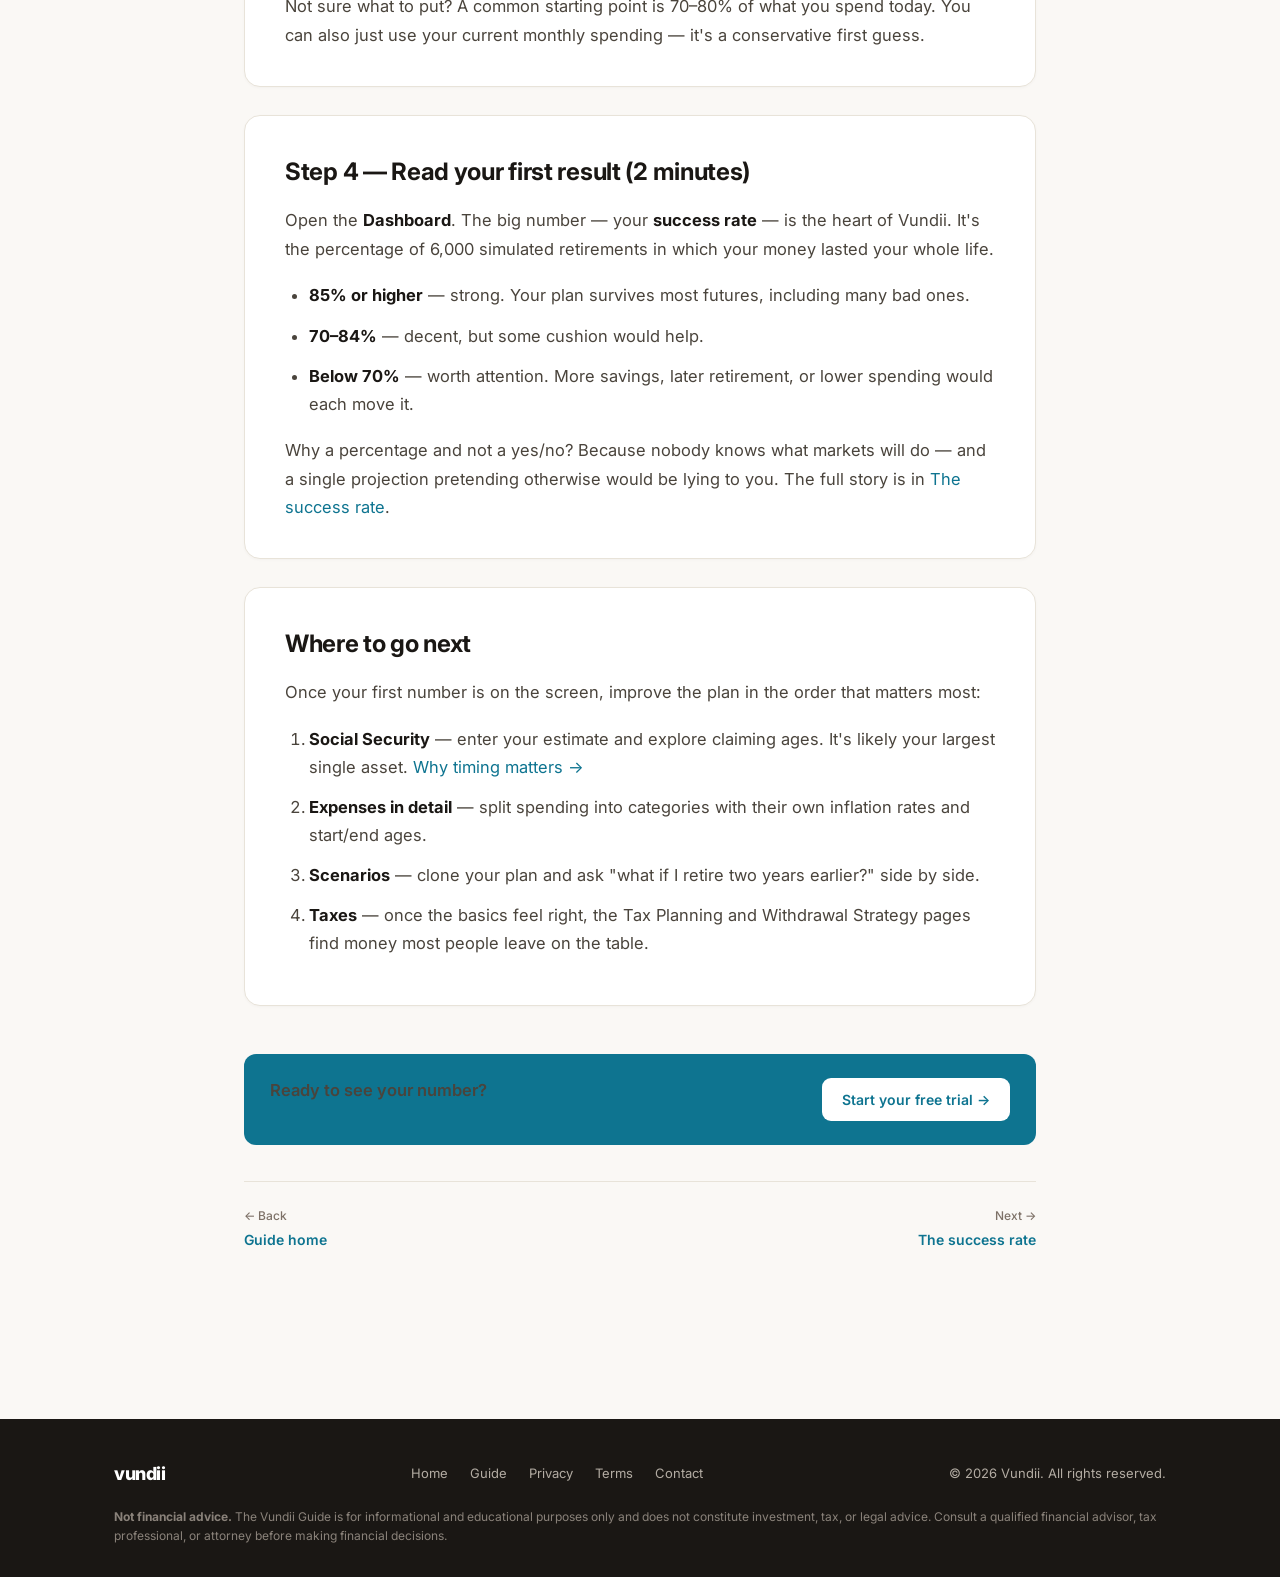
<file: guide/getting-started.html>
<!DOCTYPE html>
<html lang="en">
<head>
  <meta charset="UTF-8" />
  <meta name="viewport" content="width=device-width, initial-scale=1.0" />
  <title>Getting Started — Your First Plan in 10 Minutes | Vundii Guide</title>
  <meta name="description" content="Set up your first retirement plan in Vundii: enter your basics, add your accounts and spending, run your first simulation, and learn to read your success rate." />
  <link rel="icon" type="image/svg+xml" href="/favicon.svg" />
  <link rel="canonical" href="https://www.vundii.com/guide/getting-started.html" />
  <meta property="og:type" content="article" />
  <meta property="og:title" content="Your First Retirement Plan in 10 Minutes" />
  <meta property="og:description" content="Three inputs, one simulation, and the one number that tells you if you're on track." />
  <meta property="og:url" content="https://www.vundii.com/guide/getting-started.html" />
  <link rel="preconnect" href="https://fonts.googleapis.com" />
  <link rel="preconnect" href="https://fonts.gstatic.com" crossorigin />
  <link href="https://fonts.googleapis.com/css2?family=Inter:wght@400;500;600;700;800&display=swap" rel="stylesheet" />
  <link rel="stylesheet" href="/assets/site.css" />
</head>
<body>

<nav class="site-nav">
  <div class="container">
    <div class="nav-inner">
      <a href="/" class="nav-logo">vundii</a>
      <div class="nav-links">
        <a href="/guide/" class="active">Guide</a>
        <a href="/guide/glossary.html">Glossary</a>
        <a href="/#pricing">Pricing</a>
      </div>
      <div class="nav-cta">
        <a href="https://app.vundii.com" class="nav-signin">Sign in</a>
        <a href="https://app.vundii.com" class="btn-primary">Start free trial</a>
      </div>
    </div>
  </div>
</nav>

<main class="article">
  <a href="/guide/" class="eyebrow">Vundii Guide · Start here</a>
  <h1>Your first plan in 10 minutes</h1>
  <p class="lede">You don't need perfect numbers, statements in hand, or a finance degree. Rough estimates get you a genuinely useful answer — you can refine everything later.</p>

  <div class="plain">
    <div class="plain-label">The big idea</div>
    <p>A retirement plan answers one question: <strong>"Will my money last as long as I do?"</strong> Everything in Vundii — every page, chart, and setting — exists to sharpen the answer to that question.</p>
  </div>

  <section class="block">
  <h2>Step 1 — Tell Vundii who you are (2 minutes)</h2>
  <p>On the <strong>My Plan</strong> page, enter your birth year, the age you'd like to retire, and your current income. That's the skeleton of your timeline: how many years you have to save, and how many years the savings must cover.</p>
  <p>Don't agonize over the retirement age — it's a dial you'll turn later, not a commitment. Moving it by even one or two years often changes your outlook more than any other single input.</p>
  </section>

  <section class="block">
  <h2>Step 2 — Add your accounts (3 minutes)</h2>
  <p>On the <strong>Accounts</strong> page, add each place your retirement savings lives: 401k, IRA, Roth IRA, brokerage account, cash. For each one you need just two things: roughly what's in it, and roughly what you add per year.</p>
  <div class="example">
    <p><strong>Estimates are fine — really.</strong> Whether your 401k holds $412,384 or "about $400K" barely changes your results. Vundii is designed for estimates; we actively discourage entering exact account numbers or linking real accounts.</p>
  </div>
  <p>The account <em>type</em> matters more than you might expect, because it decides how withdrawals get taxed later. That's a whole topic of its own — <a href="/guide/accounts-and-taxes.html">Accounts &amp; the three tax buckets</a> — but for now, just pick the type that matches each account.</p>
  </section>

  <section class="block">
  <h2>Step 3 — Add your spending (3 minutes)</h2>
  <p>On the <strong>Expenses</strong> page, enter what you expect to spend per month in retirement. If you only know one total number, that's fine — enter it as one expense. Splitting it into categories (housing, healthcare, travel) comes later and makes the plan sharper, because <a href="/guide/expenses.html">different expenses behave differently over time</a>.</p>
  <p>Not sure what to put? A common starting point is 70–80% of what you spend today. You can also just use your current monthly spending — it's a conservative first guess.</p>
  </section>

  <section class="block">
  <h2>Step 4 — Read your first result (2 minutes)</h2>
  <p>Open the <strong>Dashboard</strong>. The big number — your <strong>success rate</strong> — is the heart of Vundii. It's the percentage of 6,000 simulated retirements in which your money lasted your whole life.</p>
  <ul>
    <li><strong>85% or higher</strong> — strong. Your plan survives most futures, including many bad ones.</li>
    <li><strong>70–84%</strong> — decent, but some cushion would help.</li>
    <li><strong>Below 70%</strong> — worth attention. More savings, later retirement, or lower spending would each move it.</li>
  </ul>
  <p>Why a percentage and not a yes/no? Because nobody knows what markets will do — and a single projection pretending otherwise would be lying to you. The full story is in <a href="/guide/success-rate.html">The success rate</a>.</p>
  </section>

  <section class="block">
  <h2>Where to go next</h2>
  <p>Once your first number is on the screen, improve the plan in the order that matters most:</p>
  <ol>
    <li><strong>Social Security</strong> — enter your estimate and explore claiming ages. It's likely your largest single asset. <a href="/guide/social-security.html">Why timing matters →</a></li>
    <li><strong>Expenses in detail</strong> — split spending into categories with their own inflation rates and start/end ages.</li>
    <li><strong>Scenarios</strong> — clone your plan and ask "what if I retire two years earlier?" side by side.</li>
    <li><strong>Taxes</strong> — once the basics feel right, the Tax Planning and Withdrawal Strategy pages find money most people leave on the table.</li>
  </ol>
  </section>

  <div class="try-cta">
    <p>Ready to see your number?</p>
    <a href="https://app.vundii.com">Start your free trial →</a>
  </div>

  <div class="pager">
    <a href="/guide/"><span class="pager-label">← Back</span>Guide home</a>
    <a href="/guide/success-rate.html" style="text-align:right;"><span class="pager-label">Next →</span>The success rate</a>
  </div>
</main>

<footer class="site-footer">
  <div class="container">
    <div class="footer-inner">
      <a href="/" class="footer-logo">vundii</a>
      <div class="footer-links">
        <a href="/">Home</a>
        <a href="/guide/">Guide</a>
        <a href="/privacy.html">Privacy</a>
        <a href="/terms.html">Terms</a>
        <a href="mailto:vundii.support@gmail.com">Contact</a>
      </div>
      <p>© 2026 Vundii. All rights reserved.</p>
    </div>
    <p class="footer-disclaimer">
      <strong>Not financial advice.</strong> The Vundii Guide is for informational and educational purposes only and does not constitute investment, tax, or legal advice. Consult a qualified financial advisor, tax professional, or attorney before making financial decisions.
    </p>
  </div>
</footer>

</body>
</html>
</file>
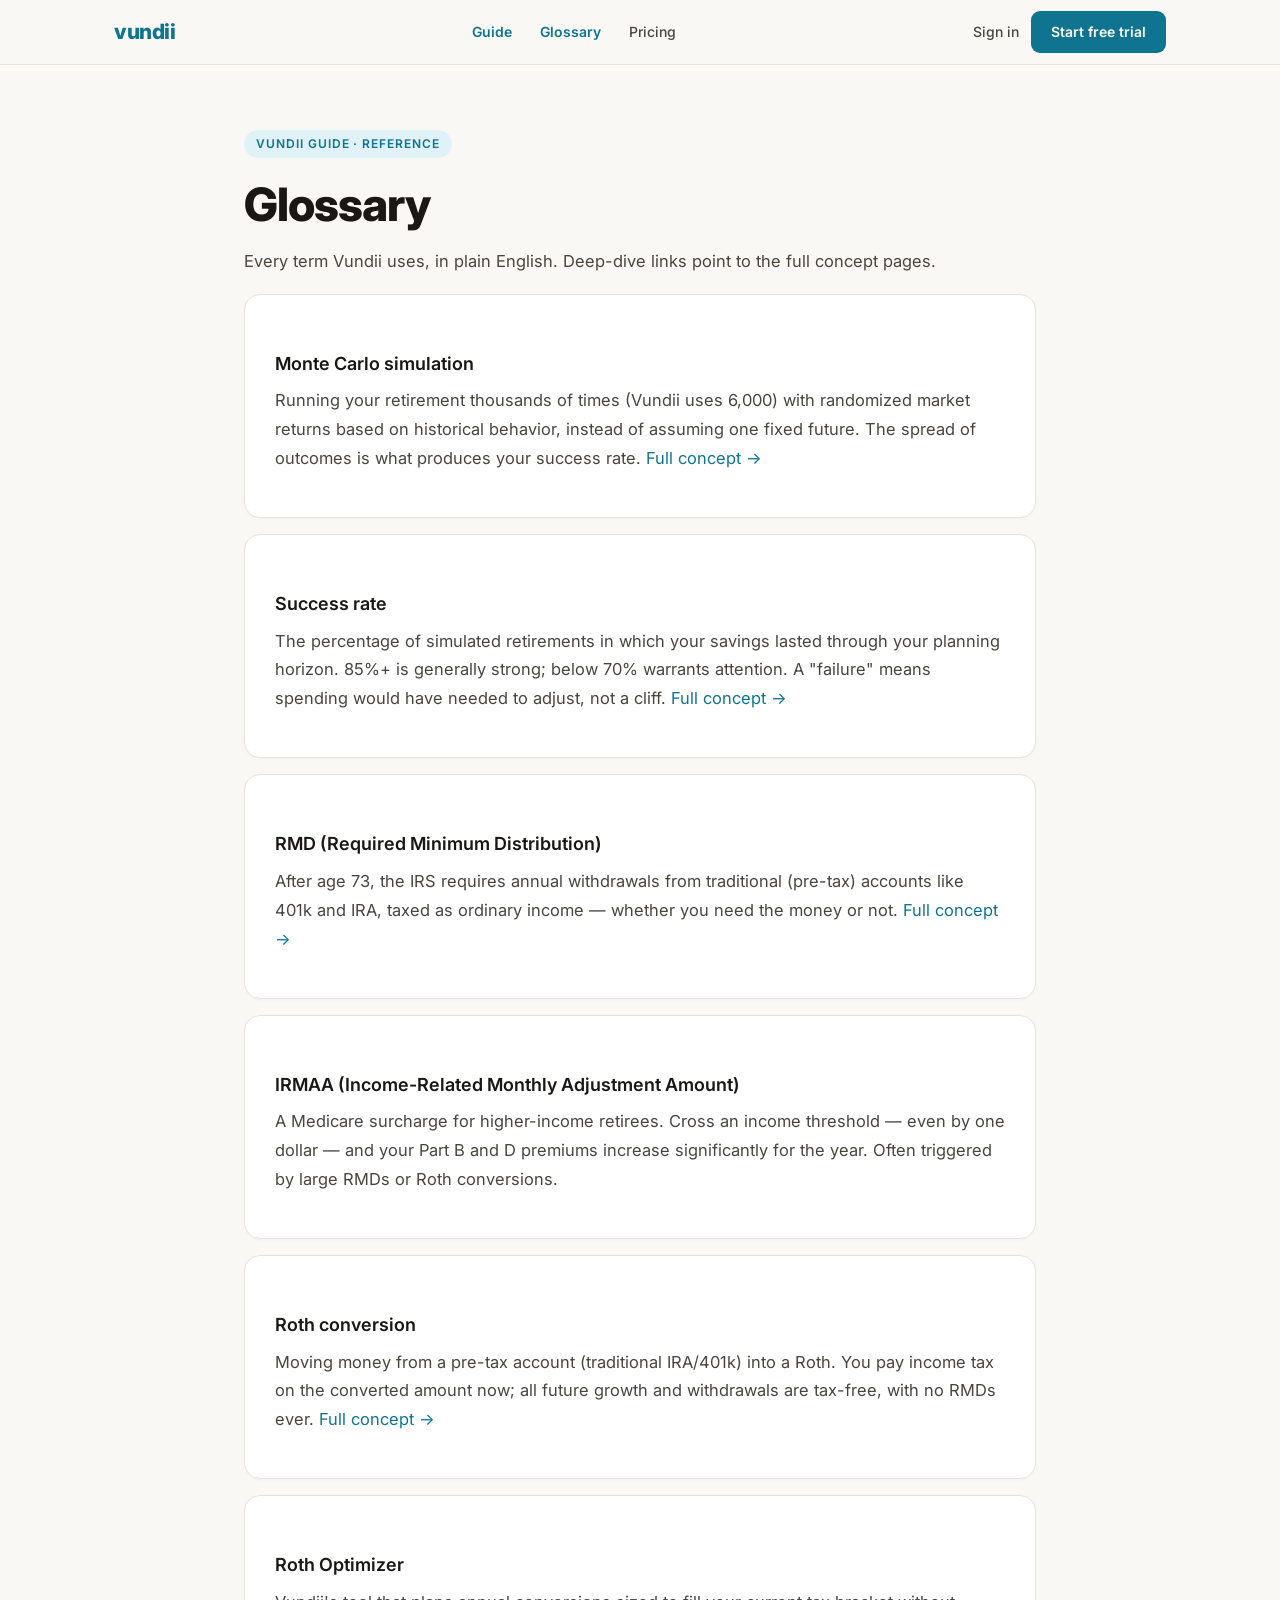
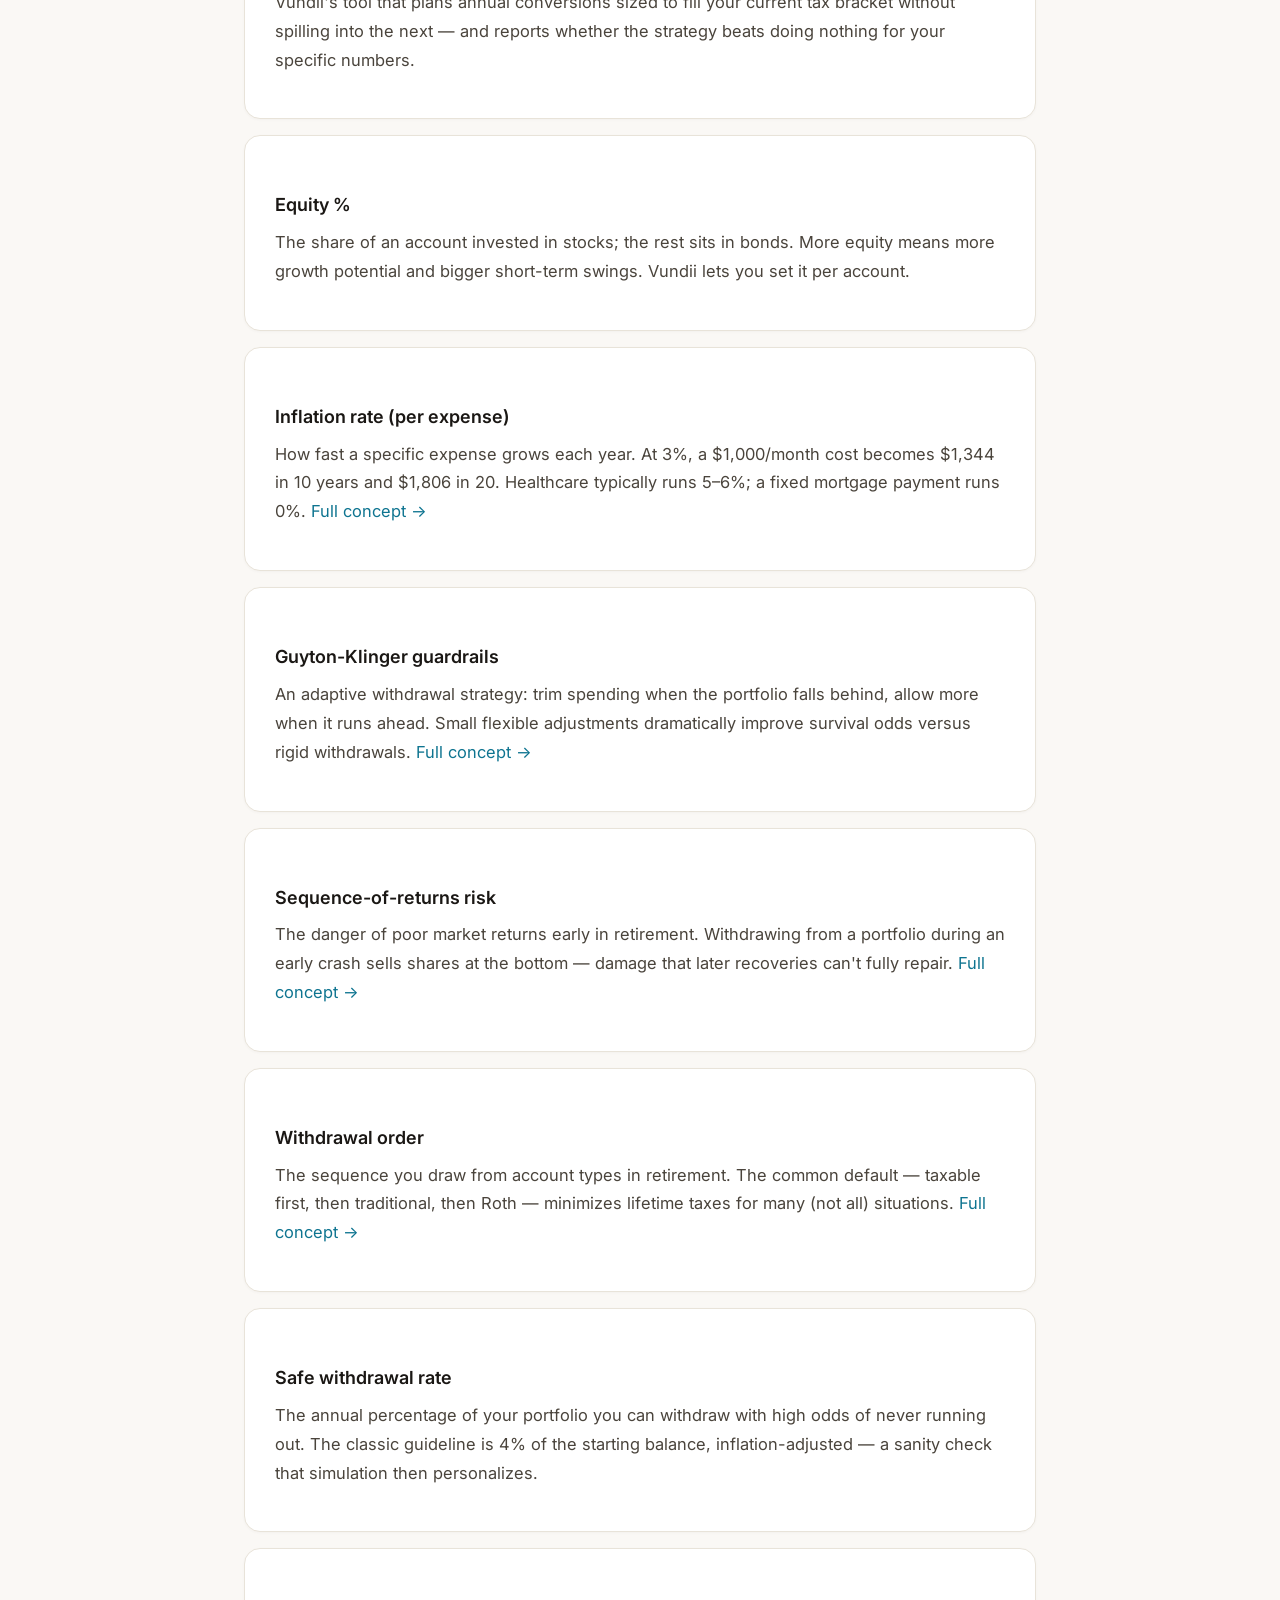
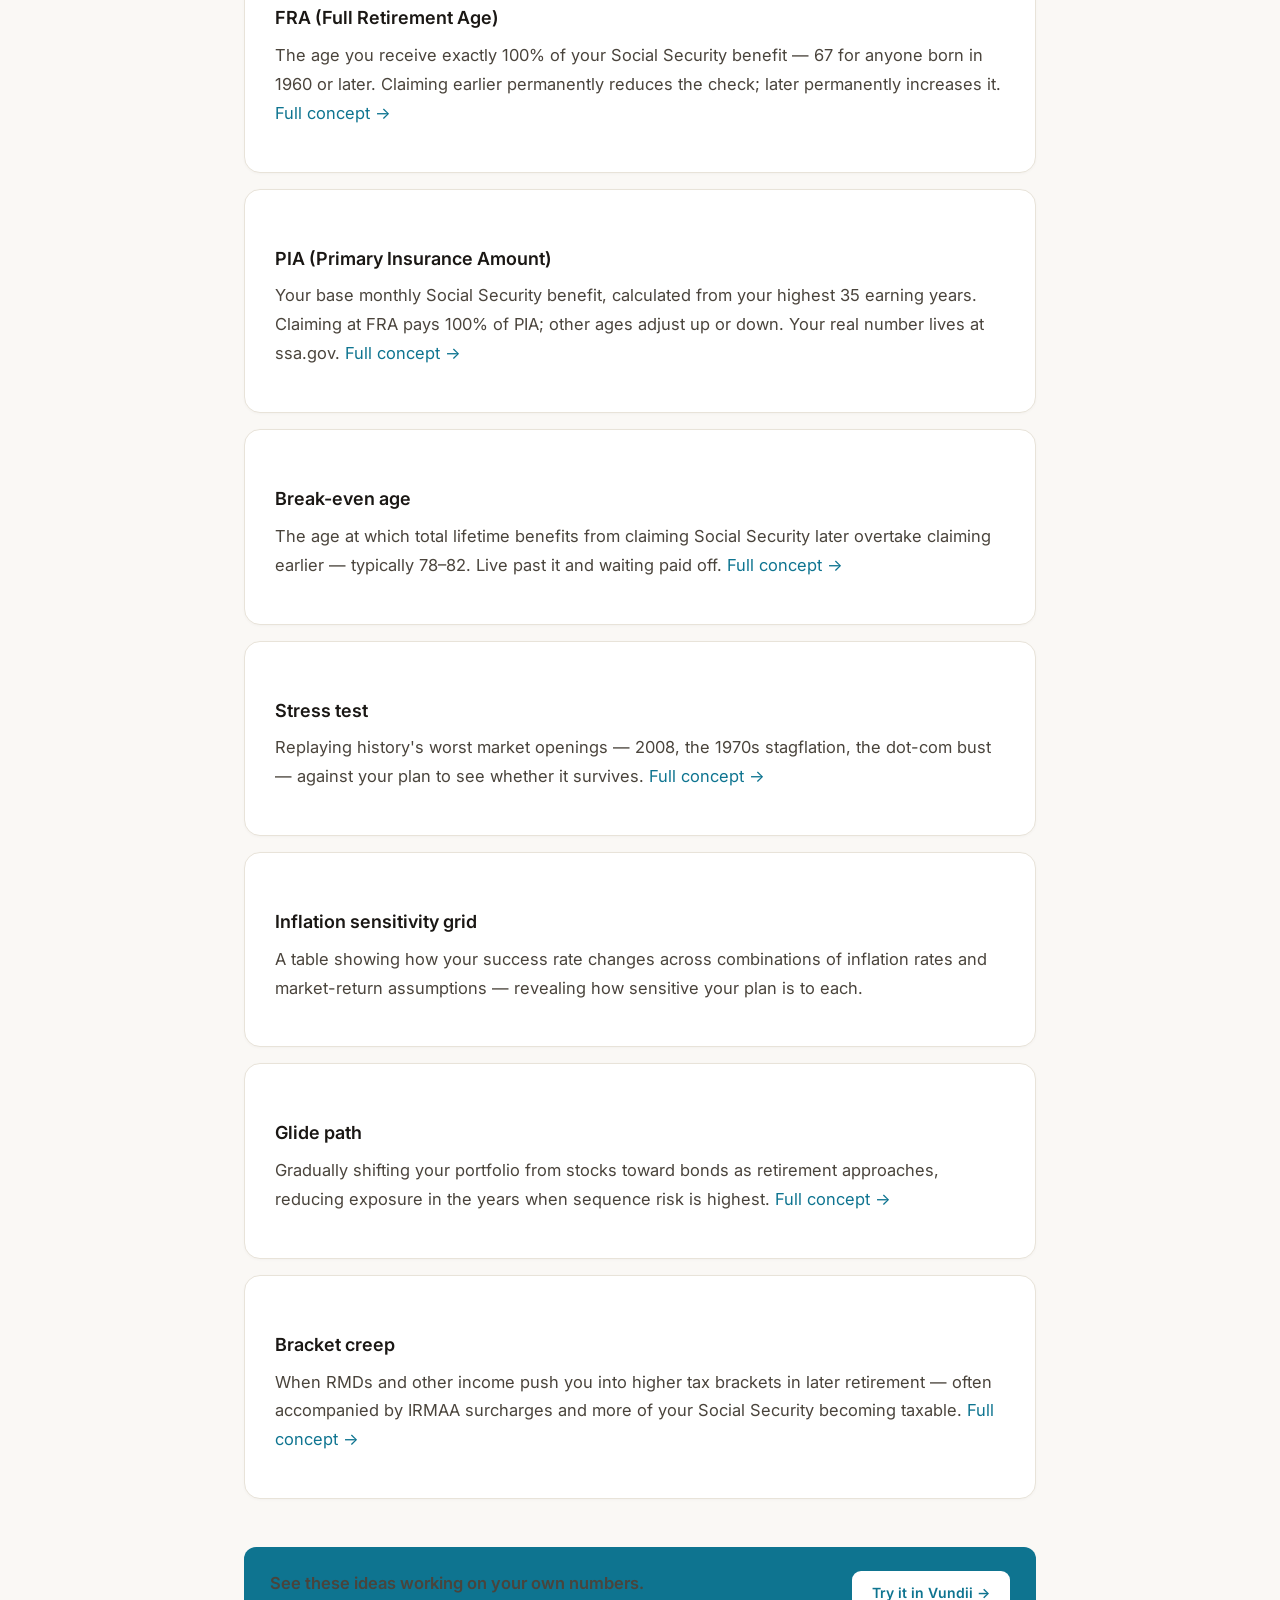
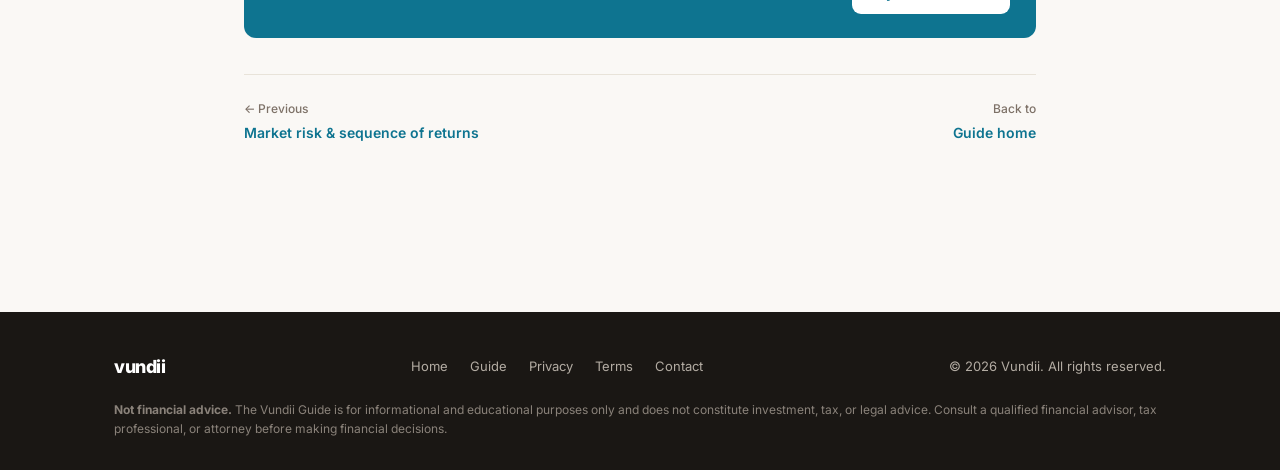
<file: guide/glossary.html>
<!DOCTYPE html>
<html lang="en">
<head>
  <meta charset="UTF-8" />
  <meta name="viewport" content="width=device-width, initial-scale=1.0" />
  <title>Retirement Planning Glossary: PIA, FRA, IRMAA, RMD & More | Vundii Guide</title>
  <meta name="description" content="Every term Vundii uses, defined in plain English: Monte Carlo, success rate, RMD, IRMAA, Roth conversion, sequence risk, glide path, Guyton-Klinger, and more." />
  <link rel="icon" type="image/svg+xml" href="/favicon.svg" />
  <link rel="canonical" href="https://www.vundii.com/guide/glossary.html" />
  <meta property="og:type" content="article" />
  <meta property="og:title" content="Retirement Planning Glossary" />
  <meta property="og:description" content="PIA, FRA, IRMAA, glide path, guardrails — every term in one page of plain-English definitions." />
  <meta property="og:url" content="https://www.vundii.com/guide/glossary.html" />
  <link rel="preconnect" href="https://fonts.googleapis.com" />
  <link rel="preconnect" href="https://fonts.gstatic.com" crossorigin />
  <link href="https://fonts.googleapis.com/css2?family=Inter:wght@400;500;600;700;800&display=swap" rel="stylesheet" />
  <link rel="stylesheet" href="/assets/site.css" />
</head>
<body>

<nav class="site-nav">
  <div class="container">
    <div class="nav-inner">
      <a href="/" class="nav-logo">vundii</a>
      <div class="nav-links">
        <a href="/guide/" class="active">Guide</a>
        <a href="/guide/glossary.html" class="active">Glossary</a>
        <a href="/#pricing">Pricing</a>
      </div>
      <div class="nav-cta">
        <a href="https://app.vundii.com" class="nav-signin">Sign in</a>
        <a href="https://app.vundii.com" class="btn-primary">Start free trial</a>
      </div>
    </div>
  </div>
</nav>

<main class="article">
  <a href="/guide/" class="eyebrow">Vundii Guide · Reference</a>
  <h1>Glossary</h1>
  <p class="lede">Every term Vundii uses, in plain English. Deep-dive links point to the full concept pages.</p>

  <div class="term" id="monteCarlo">
    <h3>Monte Carlo simulation</h3>
    <p>Running your retirement thousands of times (Vundii uses 6,000) with randomized market returns based on historical behavior, instead of assuming one fixed future. The spread of outcomes is what produces your success rate. <a href="/guide/success-rate.html">Full concept →</a></p>
  </div>

  <div class="term" id="successRate">
    <h3>Success rate</h3>
    <p>The percentage of simulated retirements in which your savings lasted through your planning horizon. 85%+ is generally strong; below 70% warrants attention. A "failure" means spending would have needed to adjust, not a cliff. <a href="/guide/success-rate.html">Full concept →</a></p>
  </div>

  <div class="term" id="rmd">
    <h3>RMD (Required Minimum Distribution)</h3>
    <p>After age 73, the IRS requires annual withdrawals from traditional (pre-tax) accounts like 401k and IRA, taxed as ordinary income — whether you need the money or not. <a href="/guide/rmds.html">Full concept →</a></p>
  </div>

  <div class="term" id="irmaa">
    <h3>IRMAA (Income-Related Monthly Adjustment Amount)</h3>
    <p>A Medicare surcharge for higher-income retirees. Cross an income threshold — even by one dollar — and your Part B and D premiums increase significantly for the year. Often triggered by large RMDs or Roth conversions.</p>
  </div>

  <div class="term" id="rothConversion">
    <h3>Roth conversion</h3>
    <p>Moving money from a pre-tax account (traditional IRA/401k) into a Roth. You pay income tax on the converted amount now; all future growth and withdrawals are tax-free, with no RMDs ever. <a href="/guide/roth-conversions.html">Full concept →</a></p>
  </div>

  <div class="term" id="rothOptimizer">
    <h3>Roth Optimizer</h3>
    <p>Vundii's tool that plans annual conversions sized to fill your current tax bracket without spilling into the next — and reports whether the strategy beats doing nothing for your specific numbers.</p>
  </div>

  <div class="term" id="equityPct">
    <h3>Equity %</h3>
    <p>The share of an account invested in stocks; the rest sits in bonds. More equity means more growth potential and bigger short-term swings. Vundii lets you set it per account.</p>
  </div>

  <div class="term" id="inflationPct">
    <h3>Inflation rate (per expense)</h3>
    <p>How fast a specific expense grows each year. At 3%, a $1,000/month cost becomes $1,344 in 10 years and $1,806 in 20. Healthcare typically runs 5–6%; a fixed mortgage payment runs 0%. <a href="/guide/expenses.html">Full concept →</a></p>
  </div>

  <div class="term" id="guytonKlinger">
    <h3>Guyton-Klinger guardrails</h3>
    <p>An adaptive withdrawal strategy: trim spending when the portfolio falls behind, allow more when it runs ahead. Small flexible adjustments dramatically improve survival odds versus rigid withdrawals. <a href="/guide/market-risk.html">Full concept →</a></p>
  </div>

  <div class="term" id="sequenceRisk">
    <h3>Sequence-of-returns risk</h3>
    <p>The danger of poor market returns early in retirement. Withdrawing from a portfolio during an early crash sells shares at the bottom — damage that later recoveries can't fully repair. <a href="/guide/market-risk.html">Full concept →</a></p>
  </div>

  <div class="term" id="withdrawalOrder">
    <h3>Withdrawal order</h3>
    <p>The sequence you draw from account types in retirement. The common default — taxable first, then traditional, then Roth — minimizes lifetime taxes for many (not all) situations. <a href="/guide/withdrawal-order.html">Full concept →</a></p>
  </div>

  <div class="term" id="safeWithdrawalRate">
    <h3>Safe withdrawal rate</h3>
    <p>The annual percentage of your portfolio you can withdraw with high odds of never running out. The classic guideline is 4% of the starting balance, inflation-adjusted — a sanity check that simulation then personalizes.</p>
  </div>

  <div class="term" id="fra">
    <h3>FRA (Full Retirement Age)</h3>
    <p>The age you receive exactly 100% of your Social Security benefit — 67 for anyone born in 1960 or later. Claiming earlier permanently reduces the check; later permanently increases it. <a href="/guide/social-security.html">Full concept →</a></p>
  </div>

  <div class="term" id="pia">
    <h3>PIA (Primary Insurance Amount)</h3>
    <p>Your base monthly Social Security benefit, calculated from your highest 35 earning years. Claiming at FRA pays 100% of PIA; other ages adjust up or down. Your real number lives at ssa.gov. <a href="/guide/social-security.html">Full concept →</a></p>
  </div>

  <div class="term" id="breakEven">
    <h3>Break-even age</h3>
    <p>The age at which total lifetime benefits from claiming Social Security later overtake claiming earlier — typically 78–82. Live past it and waiting paid off. <a href="/guide/social-security.html">Full concept →</a></p>
  </div>

  <div class="term" id="stressTest">
    <h3>Stress test</h3>
    <p>Replaying history's worst market openings — 2008, the 1970s stagflation, the dot-com bust — against your plan to see whether it survives. <a href="/guide/market-risk.html">Full concept →</a></p>
  </div>

  <div class="term" id="inflationGrid">
    <h3>Inflation sensitivity grid</h3>
    <p>A table showing how your success rate changes across combinations of inflation rates and market-return assumptions — revealing how sensitive your plan is to each.</p>
  </div>

  <div class="term" id="glidePath">
    <h3>Glide path</h3>
    <p>Gradually shifting your portfolio from stocks toward bonds as retirement approaches, reducing exposure in the years when sequence risk is highest. <a href="/guide/market-risk.html">Full concept →</a></p>
  </div>

  <div class="term" id="bracketCreep">
    <h3>Bracket creep</h3>
    <p>When RMDs and other income push you into higher tax brackets in later retirement — often accompanied by IRMAA surcharges and more of your Social Security becoming taxable. <a href="/guide/rmds.html">Full concept →</a></p>
  </div>

  <div class="try-cta">
    <p>See these ideas working on your own numbers.</p>
    <a href="https://app.vundii.com">Try it in Vundii →</a>
  </div>

  <div class="pager">
    <a href="/guide/market-risk.html"><span class="pager-label">← Previous</span>Market risk &amp; sequence of returns</a>
    <a href="/guide/" style="text-align:right;"><span class="pager-label">Back to</span>Guide home</a>
  </div>
</main>

<footer class="site-footer">
  <div class="container">
    <div class="footer-inner">
      <a href="/" class="footer-logo">vundii</a>
      <div class="footer-links">
        <a href="/">Home</a>
        <a href="/guide/">Guide</a>
        <a href="/privacy.html">Privacy</a>
        <a href="/terms.html">Terms</a>
        <a href="mailto:vundii.support@gmail.com">Contact</a>
      </div>
      <p>© 2026 Vundii. All rights reserved.</p>
    </div>
    <p class="footer-disclaimer">
      <strong>Not financial advice.</strong> The Vundii Guide is for informational and educational purposes only and does not constitute investment, tax, or legal advice. Consult a qualified financial advisor, tax professional, or attorney before making financial decisions.
    </p>
  </div>
</footer>

</body>
</html>
</file>
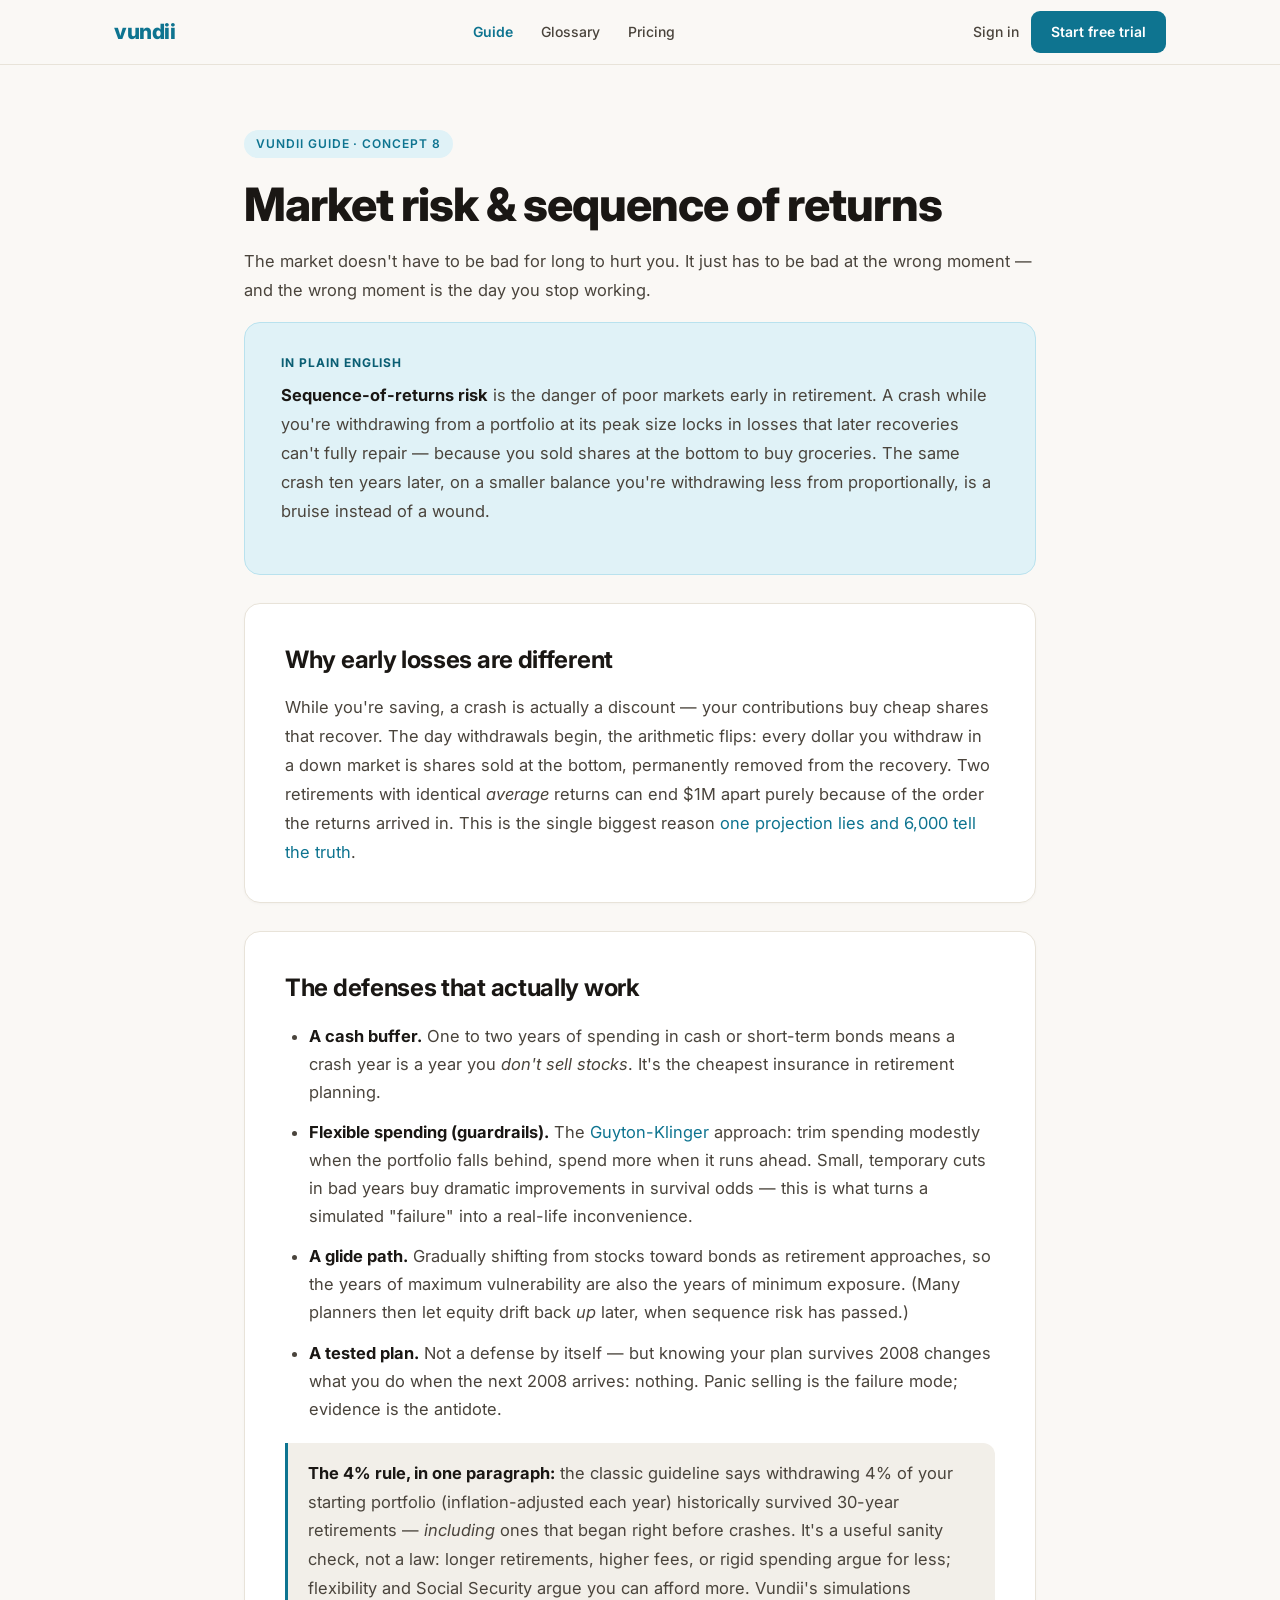
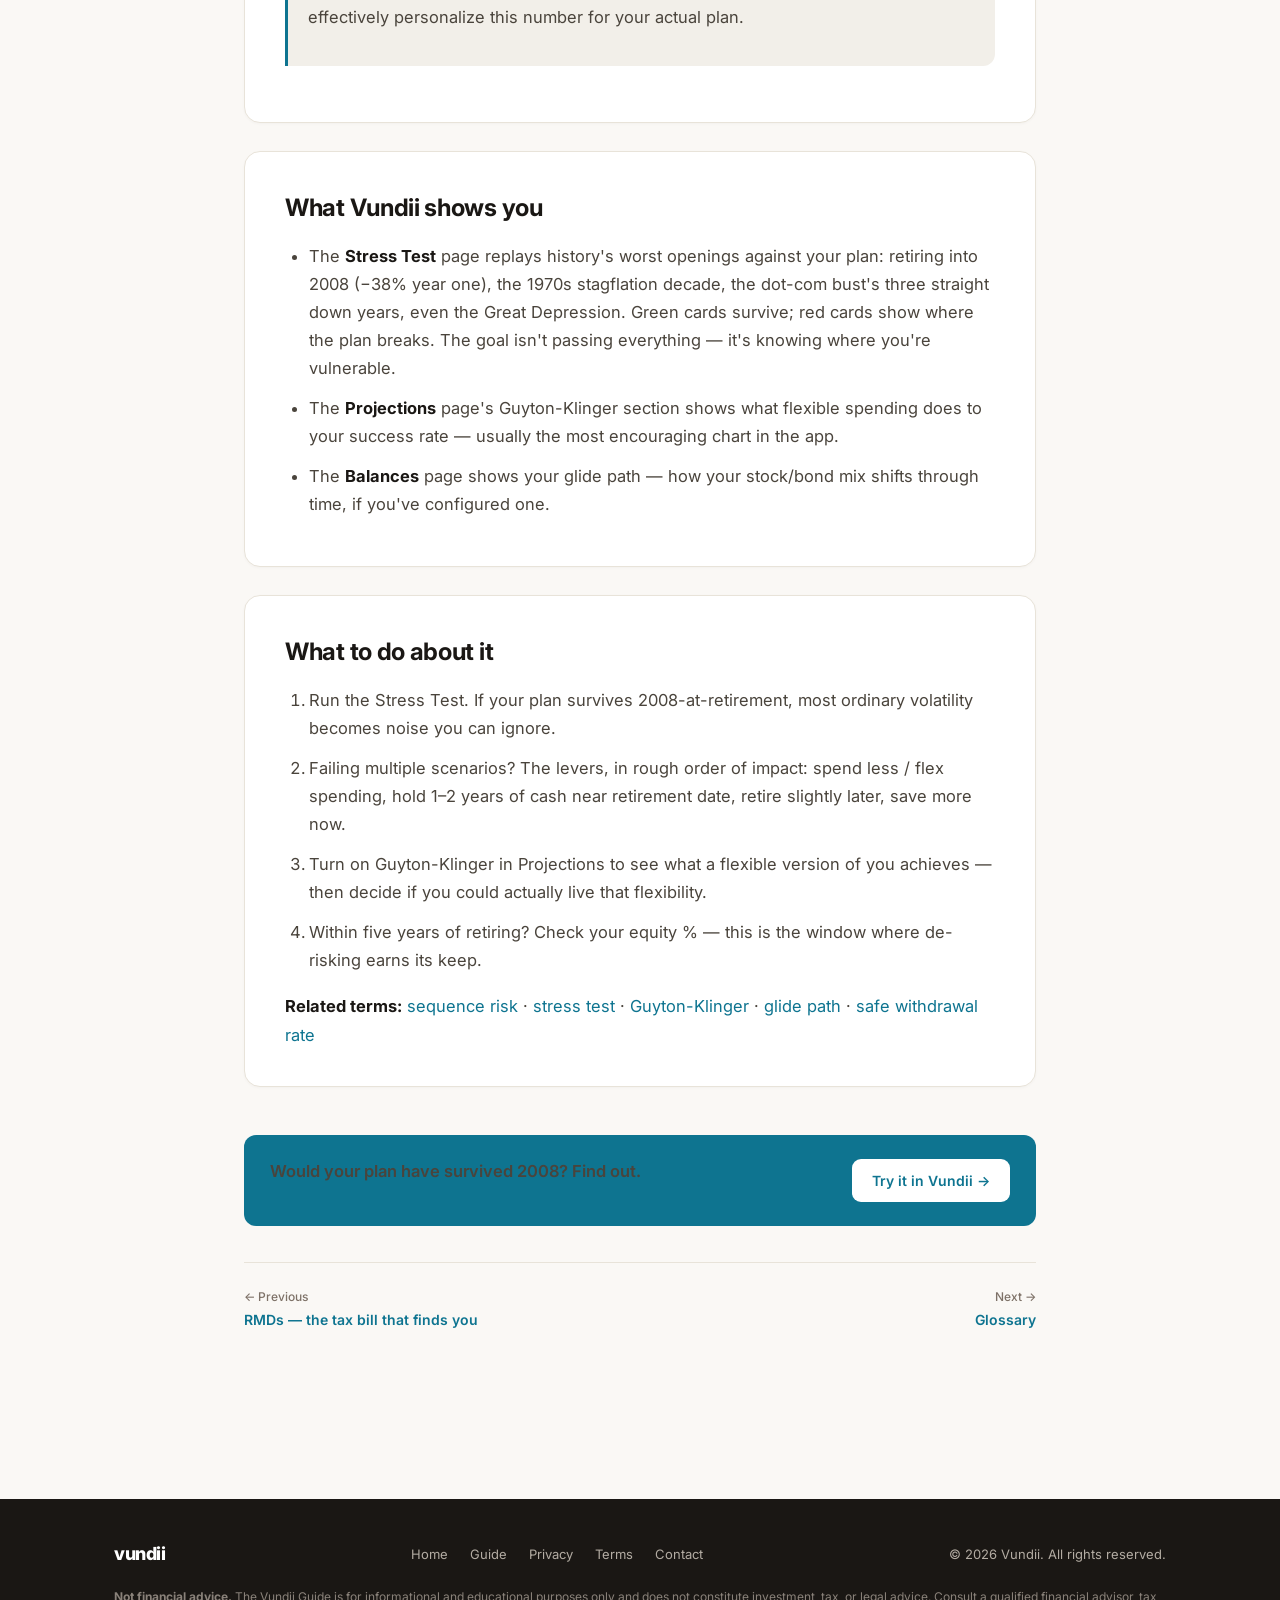
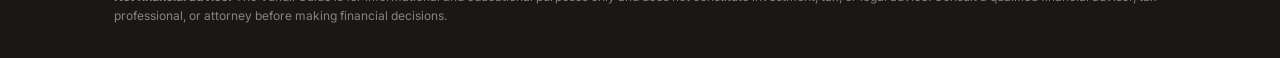
<file: guide/market-risk.html>
<!DOCTYPE html>
<html lang="en">
<head>
  <meta charset="UTF-8" />
  <meta name="viewport" content="width=device-width, initial-scale=1.0" />
  <title>Sequence of Returns Risk & Stress Testing Your Plan | Vundii Guide</title>
  <meta name="description" content="Why a market crash the year you retire hurts far more than the same crash ten years later — and the defenses that actually work: guardrails, glide paths, and stress tests." />
  <link rel="icon" type="image/svg+xml" href="/favicon.svg" />
  <link rel="canonical" href="https://www.vundii.com/guide/market-risk.html" />
  <meta property="og:type" content="article" />
  <meta property="og:title" content="Market Risk &amp; Sequence of Returns" />
  <meta property="og:description" content="Why timing of bad years matters more than their number — and the defenses that work." />
  <meta property="og:url" content="https://www.vundii.com/guide/market-risk.html" />
  <link rel="preconnect" href="https://fonts.googleapis.com" />
  <link rel="preconnect" href="https://fonts.gstatic.com" crossorigin />
  <link href="https://fonts.googleapis.com/css2?family=Inter:wght@400;500;600;700;800&display=swap" rel="stylesheet" />
  <link rel="stylesheet" href="/assets/site.css" />
</head>
<body>

<nav class="site-nav">
  <div class="container">
    <div class="nav-inner">
      <a href="/" class="nav-logo">vundii</a>
      <div class="nav-links">
        <a href="/guide/" class="active">Guide</a>
        <a href="/guide/glossary.html">Glossary</a>
        <a href="/#pricing">Pricing</a>
      </div>
      <div class="nav-cta">
        <a href="https://app.vundii.com" class="nav-signin">Sign in</a>
        <a href="https://app.vundii.com" class="btn-primary">Start free trial</a>
      </div>
    </div>
  </div>
</nav>

<main class="article">
  <a href="/guide/" class="eyebrow">Vundii Guide · Concept 8</a>
  <h1>Market risk &amp; sequence of returns</h1>
  <p class="lede">The market doesn't have to be bad for long to hurt you. It just has to be bad at the wrong moment — and the wrong moment is the day you stop working.</p>

  <div class="plain">
    <div class="plain-label">In plain English</div>
    <p><strong>Sequence-of-returns risk</strong> is the danger of poor markets early in retirement. A crash while you're withdrawing from a portfolio at its peak size locks in losses that later recoveries can't fully repair — because you sold shares at the bottom to buy groceries. The same crash ten years later, on a smaller balance you're withdrawing less from proportionally, is a bruise instead of a wound.</p>
  </div>

  <section class="block">
  <h2>Why early losses are different</h2>
  <p>While you're saving, a crash is actually a discount — your contributions buy cheap shares that recover. The day withdrawals begin, the arithmetic flips: every dollar you withdraw in a down market is shares sold at the bottom, permanently removed from the recovery. Two retirements with identical <em>average</em> returns can end $1M apart purely because of the order the returns arrived in. This is the single biggest reason <a href="/guide/success-rate.html">one projection lies and 6,000 tell the truth</a>.</p>
  </section>

  <section class="block">
  <h2>The defenses that actually work</h2>
  <ul>
    <li><strong>A cash buffer.</strong> One to two years of spending in cash or short-term bonds means a crash year is a year you <em>don't sell stocks</em>. It's the cheapest insurance in retirement planning.</li>
    <li><strong>Flexible spending (guardrails).</strong> The <a href="/guide/glossary.html#guytonKlinger">Guyton-Klinger</a> approach: trim spending modestly when the portfolio falls behind, spend more when it runs ahead. Small, temporary cuts in bad years buy dramatic improvements in survival odds — this is what turns a simulated "failure" into a real-life inconvenience.</li>
    <li><strong>A glide path.</strong> Gradually shifting from stocks toward bonds as retirement approaches, so the years of maximum vulnerability are also the years of minimum exposure. (Many planners then let equity drift back <em>up</em> later, when sequence risk has passed.)</li>
    <li><strong>A tested plan.</strong> Not a defense by itself — but knowing your plan survives 2008 changes what you do when the next 2008 arrives: nothing. Panic selling is the failure mode; evidence is the antidote.</li>
  </ul>

  <div class="example">
    <p><strong>The 4% rule, in one paragraph:</strong> the classic guideline says withdrawing 4% of your starting portfolio (inflation-adjusted each year) historically survived 30-year retirements — <em>including</em> ones that began right before crashes. It's a useful sanity check, not a law: longer retirements, higher fees, or rigid spending argue for less; flexibility and Social Security argue you can afford more. Vundii's simulations effectively personalize this number for your actual plan.</p>
  </div>
  </section>

  <section class="block">
  <h2>What Vundii shows you</h2>
  <ul>
    <li>The <strong>Stress Test</strong> page replays history's worst openings against your plan: retiring into 2008 (−38% year one), the 1970s stagflation decade, the dot-com bust's three straight down years, even the Great Depression. Green cards survive; red cards show where the plan breaks. The goal isn't passing everything — it's knowing where you're vulnerable.</li>
    <li>The <strong>Projections</strong> page's Guyton-Klinger section shows what flexible spending does to your success rate — usually the most encouraging chart in the app.</li>
    <li>The <strong>Balances</strong> page shows your glide path — how your stock/bond mix shifts through time, if you've configured one.</li>
  </ul>
  </section>

  <section class="block">
  <h2>What to do about it</h2>
  <ol>
    <li>Run the Stress Test. If your plan survives 2008-at-retirement, most ordinary volatility becomes noise you can ignore.</li>
    <li>Failing multiple scenarios? The levers, in rough order of impact: spend less / flex spending, hold 1–2 years of cash near retirement date, retire slightly later, save more now.</li>
    <li>Turn on Guyton-Klinger in Projections to see what a flexible version of you achieves — then decide if you could actually live that flexibility.</li>
    <li>Within five years of retiring? Check your equity % — this is the window where de-risking earns its keep.</li>
  </ol>

  <p><strong>Related terms:</strong> <a href="/guide/glossary.html#sequenceRisk">sequence risk</a> · <a href="/guide/glossary.html#stressTest">stress test</a> · <a href="/guide/glossary.html#guytonKlinger">Guyton-Klinger</a> · <a href="/guide/glossary.html#glidePath">glide path</a> · <a href="/guide/glossary.html#safeWithdrawalRate">safe withdrawal rate</a></p>
  </section>

  <div class="try-cta">
    <p>Would your plan have survived 2008? Find out.</p>
    <a href="https://app.vundii.com">Try it in Vundii →</a>
  </div>

  <div class="pager">
    <a href="/guide/rmds.html"><span class="pager-label">← Previous</span>RMDs — the tax bill that finds you</a>
    <a href="/guide/glossary.html" style="text-align:right;"><span class="pager-label">Next →</span>Glossary</a>
  </div>
</main>

<footer class="site-footer">
  <div class="container">
    <div class="footer-inner">
      <a href="/" class="footer-logo">vundii</a>
      <div class="footer-links">
        <a href="/">Home</a>
        <a href="/guide/">Guide</a>
        <a href="/privacy.html">Privacy</a>
        <a href="/terms.html">Terms</a>
        <a href="mailto:vundii.support@gmail.com">Contact</a>
      </div>
      <p>© 2026 Vundii. All rights reserved.</p>
    </div>
    <p class="footer-disclaimer">
      <strong>Not financial advice.</strong> The Vundii Guide is for informational and educational purposes only and does not constitute investment, tax, or legal advice. Consult a qualified financial advisor, tax professional, or attorney before making financial decisions.
    </p>
  </div>
</footer>

</body>
</html>
</file>
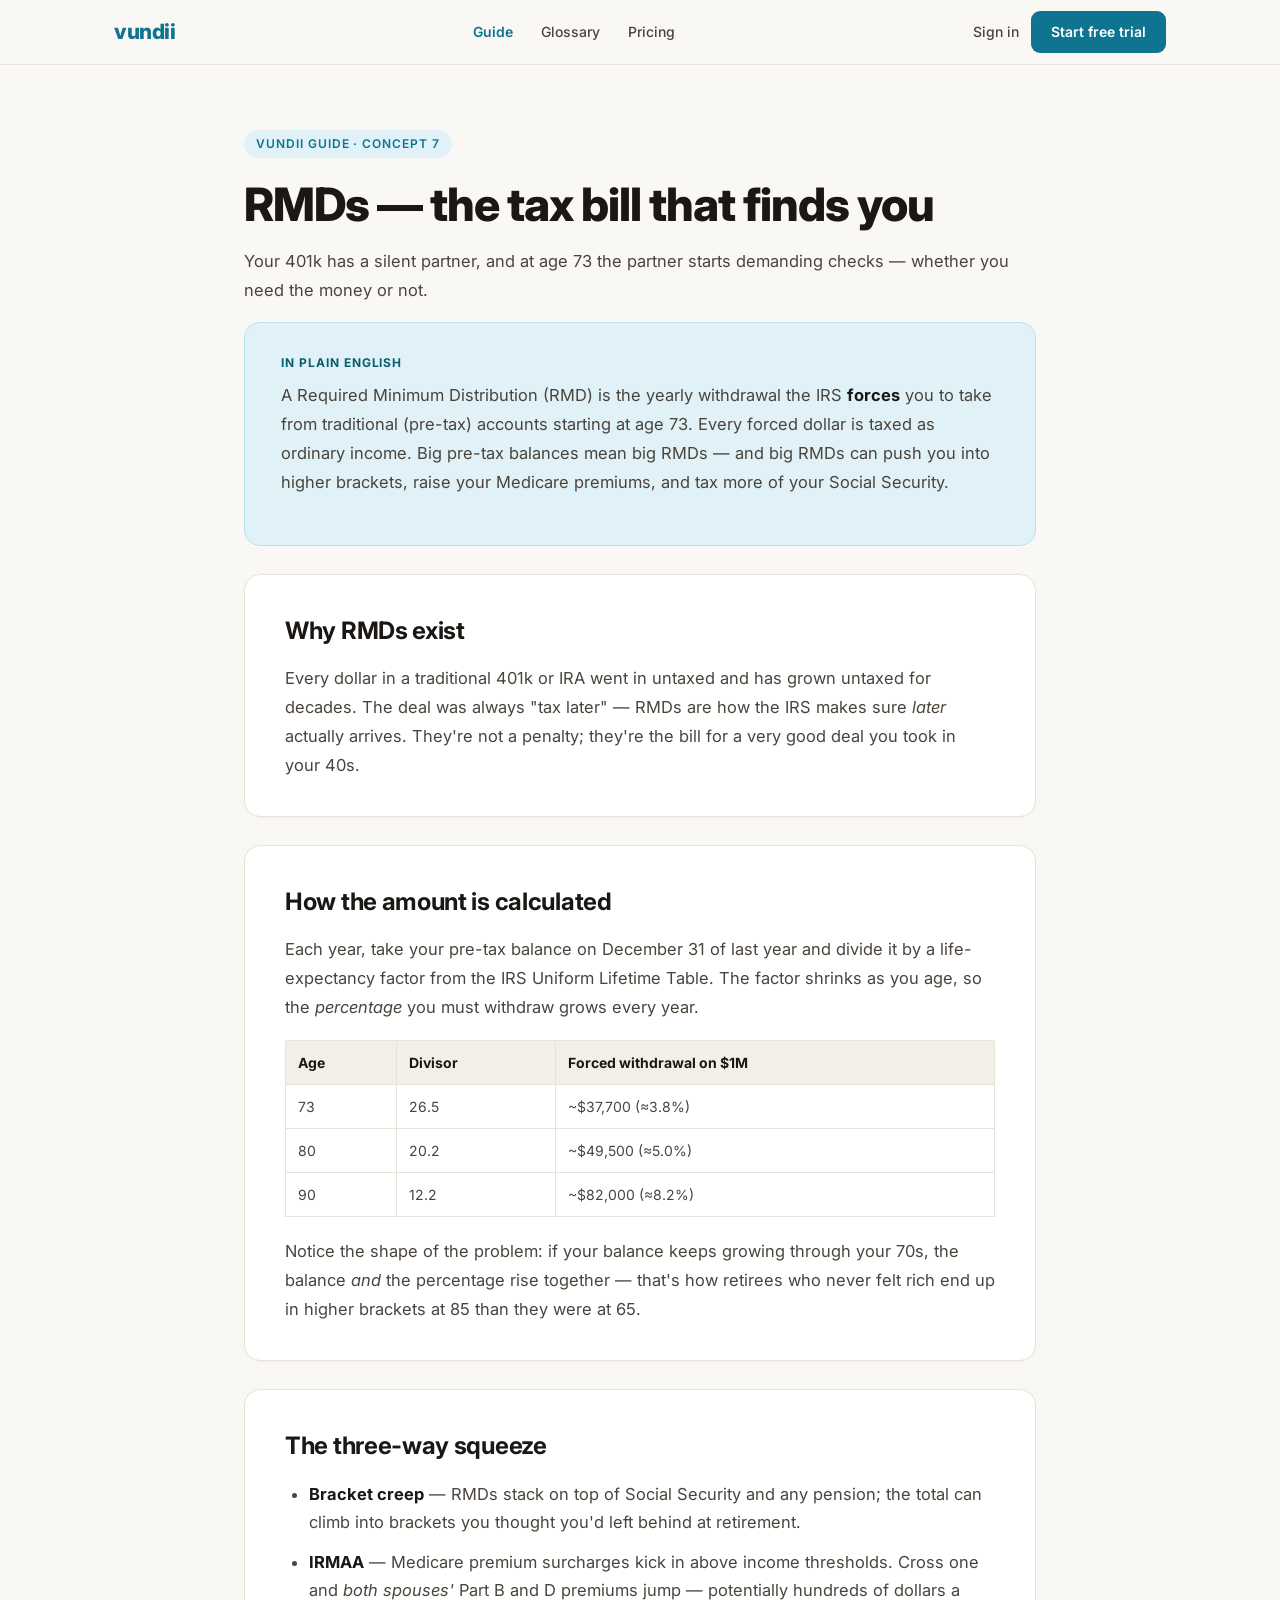
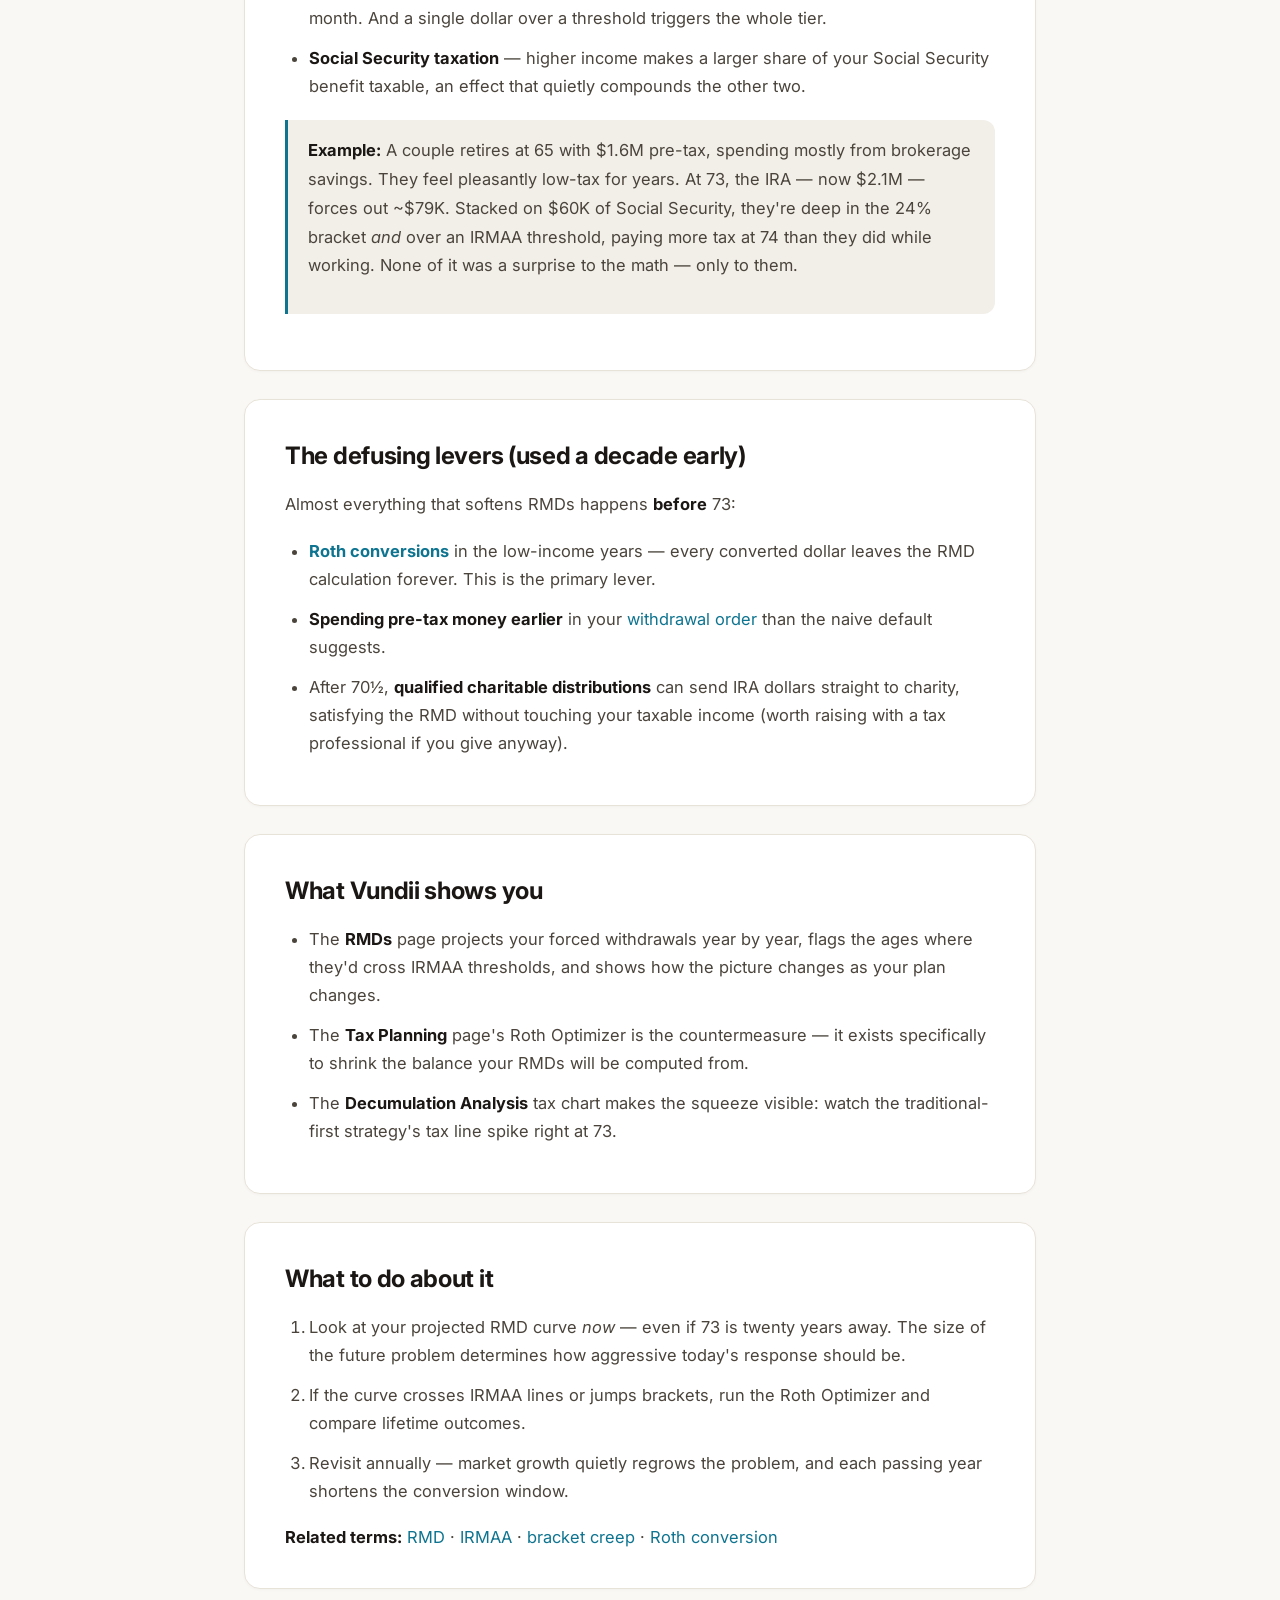
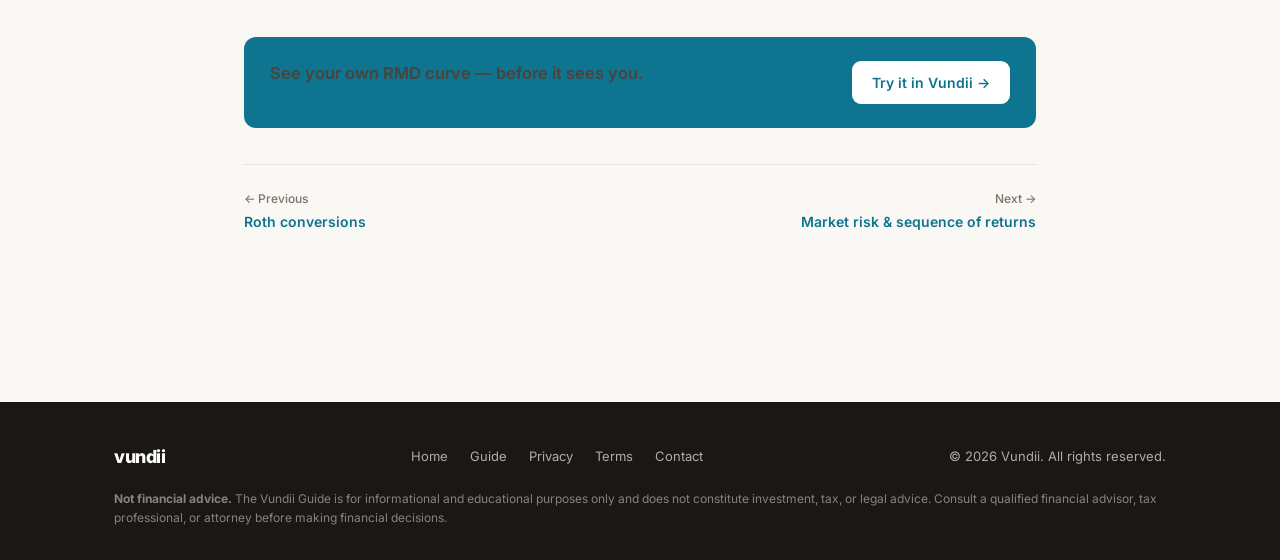
<file: guide/rmds.html>
<!DOCTYPE html>
<html lang="en">
<head>
  <meta charset="UTF-8" />
  <meta name="viewport" content="width=device-width, initial-scale=1.0" />
  <title>RMDs Explained: Required Minimum Distributions After 73 | Vundii Guide</title>
  <meta name="description" content="Why the IRS forces withdrawals from your 401k and IRA after age 73, how the amount is calculated, the IRMAA surcharge trap, and the decade-early moves that defuse it." />
  <link rel="icon" type="image/svg+xml" href="/favicon.svg" />
  <link rel="canonical" href="https://www.vundii.com/guide/rmds.html" />
  <meta property="og:type" content="article" />
  <meta property="og:title" content="RMDs — The Tax Bill That Finds You" />
  <meta property="og:description" content="After 73 the IRS makes you withdraw whether you need the money or not. Plan for it a decade early." />
  <meta property="og:url" content="https://www.vundii.com/guide/rmds.html" />
  <link rel="preconnect" href="https://fonts.googleapis.com" />
  <link rel="preconnect" href="https://fonts.gstatic.com" crossorigin />
  <link href="https://fonts.googleapis.com/css2?family=Inter:wght@400;500;600;700;800&display=swap" rel="stylesheet" />
  <link rel="stylesheet" href="/assets/site.css" />
</head>
<body>

<nav class="site-nav">
  <div class="container">
    <div class="nav-inner">
      <a href="/" class="nav-logo">vundii</a>
      <div class="nav-links">
        <a href="/guide/" class="active">Guide</a>
        <a href="/guide/glossary.html">Glossary</a>
        <a href="/#pricing">Pricing</a>
      </div>
      <div class="nav-cta">
        <a href="https://app.vundii.com" class="nav-signin">Sign in</a>
        <a href="https://app.vundii.com" class="btn-primary">Start free trial</a>
      </div>
    </div>
  </div>
</nav>

<main class="article">
  <a href="/guide/" class="eyebrow">Vundii Guide · Concept 7</a>
  <h1>RMDs — the tax bill that finds you</h1>
  <p class="lede">Your 401k has a silent partner, and at age 73 the partner starts demanding checks — whether you need the money or not.</p>

  <div class="plain">
    <div class="plain-label">In plain English</div>
    <p>A Required Minimum Distribution (RMD) is the yearly withdrawal the IRS <strong>forces</strong> you to take from traditional (pre-tax) accounts starting at age 73. Every forced dollar is taxed as ordinary income. Big pre-tax balances mean big RMDs — and big RMDs can push you into higher brackets, raise your Medicare premiums, and tax more of your Social Security.</p>
  </div>

  <section class="block">
  <h2>Why RMDs exist</h2>
  <p>Every dollar in a traditional 401k or IRA went in untaxed and has grown untaxed for decades. The deal was always "tax later" — RMDs are how the IRS makes sure <em>later</em> actually arrives. They're not a penalty; they're the bill for a very good deal you took in your 40s.</p>
  </section>

  <section class="block">
  <h2>How the amount is calculated</h2>
  <p>Each year, take your pre-tax balance on December 31 of last year and divide it by a life-expectancy factor from the IRS Uniform Lifetime Table. The factor shrinks as you age, so the <em>percentage</em> you must withdraw grows every year.</p>
  <table>
    <tr><th>Age</th><th>Divisor</th><th>Forced withdrawal on $1M</th></tr>
    <tr><td>73</td><td>26.5</td><td>~$37,700 (≈3.8%)</td></tr>
    <tr><td>80</td><td>20.2</td><td>~$49,500 (≈5.0%)</td></tr>
    <tr><td>90</td><td>12.2</td><td>~$82,000 (≈8.2%)</td></tr>
  </table>
  <p>Notice the shape of the problem: if your balance keeps growing through your 70s, the balance <em>and</em> the percentage rise together — that's how retirees who never felt rich end up in higher brackets at 85 than they were at 65.</p>
  </section>

  <section class="block">
  <h2>The three-way squeeze</h2>
  <ul>
    <li><strong>Bracket creep</strong> — RMDs stack on top of Social Security and any pension; the total can climb into brackets you thought you'd left behind at retirement.</li>
    <li><strong>IRMAA</strong> — Medicare premium surcharges kick in above income thresholds. Cross one and <em>both spouses'</em> Part B and D premiums jump — potentially hundreds of dollars a month. And a single dollar over a threshold triggers the whole tier.</li>
    <li><strong>Social Security taxation</strong> — higher income makes a larger share of your Social Security benefit taxable, an effect that quietly compounds the other two.</li>
  </ul>
  <div class="example">
    <p><strong>Example:</strong> A couple retires at 65 with $1.6M pre-tax, spending mostly from brokerage savings. They feel pleasantly low-tax for years. At 73, the IRA — now $2.1M — forces out ~$79K. Stacked on $60K of Social Security, they're deep in the 24% bracket <em>and</em> over an IRMAA threshold, paying more tax at 74 than they did while working. None of it was a surprise to the math — only to them.</p>
  </div>
  </section>

  <section class="block">
  <h2>The defusing levers (used a decade early)</h2>
  <p>Almost everything that softens RMDs happens <strong>before</strong> 73:</p>
  <ul>
    <li><strong><a href="/guide/roth-conversions.html">Roth conversions</a></strong> in the low-income years — every converted dollar leaves the RMD calculation forever. This is the primary lever.</li>
    <li><strong>Spending pre-tax money earlier</strong> in your <a href="/guide/withdrawal-order.html">withdrawal order</a> than the naive default suggests.</li>
    <li>After 70½, <strong>qualified charitable distributions</strong> can send IRA dollars straight to charity, satisfying the RMD without touching your taxable income (worth raising with a tax professional if you give anyway).</li>
  </ul>
  </section>

  <section class="block">
  <h2>What Vundii shows you</h2>
  <ul>
    <li>The <strong>RMDs</strong> page projects your forced withdrawals year by year, flags the ages where they'd cross IRMAA thresholds, and shows how the picture changes as your plan changes.</li>
    <li>The <strong>Tax Planning</strong> page's Roth Optimizer is the countermeasure — it exists specifically to shrink the balance your RMDs will be computed from.</li>
    <li>The <strong>Decumulation Analysis</strong> tax chart makes the squeeze visible: watch the traditional-first strategy's tax line spike right at 73.</li>
  </ul>
  </section>

  <section class="block">
  <h2>What to do about it</h2>
  <ol>
    <li>Look at your projected RMD curve <em>now</em> — even if 73 is twenty years away. The size of the future problem determines how aggressive today's response should be.</li>
    <li>If the curve crosses IRMAA lines or jumps brackets, run the Roth Optimizer and compare lifetime outcomes.</li>
    <li>Revisit annually — market growth quietly regrows the problem, and each passing year shortens the conversion window.</li>
  </ol>

  <p><strong>Related terms:</strong> <a href="/guide/glossary.html#rmd">RMD</a> · <a href="/guide/glossary.html#irmaa">IRMAA</a> · <a href="/guide/glossary.html#bracketCreep">bracket creep</a> · <a href="/guide/glossary.html#rothConversion">Roth conversion</a></p>
  </section>

  <div class="try-cta">
    <p>See your own RMD curve — before it sees you.</p>
    <a href="https://app.vundii.com">Try it in Vundii →</a>
  </div>

  <div class="pager">
    <a href="/guide/roth-conversions.html"><span class="pager-label">← Previous</span>Roth conversions</a>
    <a href="/guide/market-risk.html" style="text-align:right;"><span class="pager-label">Next →</span>Market risk &amp; sequence of returns</a>
  </div>
</main>

<footer class="site-footer">
  <div class="container">
    <div class="footer-inner">
      <a href="/" class="footer-logo">vundii</a>
      <div class="footer-links">
        <a href="/">Home</a>
        <a href="/guide/">Guide</a>
        <a href="/privacy.html">Privacy</a>
        <a href="/terms.html">Terms</a>
        <a href="mailto:vundii.support@gmail.com">Contact</a>
      </div>
      <p>© 2026 Vundii. All rights reserved.</p>
    </div>
    <p class="footer-disclaimer">
      <strong>Not financial advice.</strong> The Vundii Guide is for informational and educational purposes only and does not constitute investment, tax, or legal advice. Consult a qualified financial advisor, tax professional, or attorney before making financial decisions.
    </p>
  </div>
</footer>

</body>
</html>
</file>
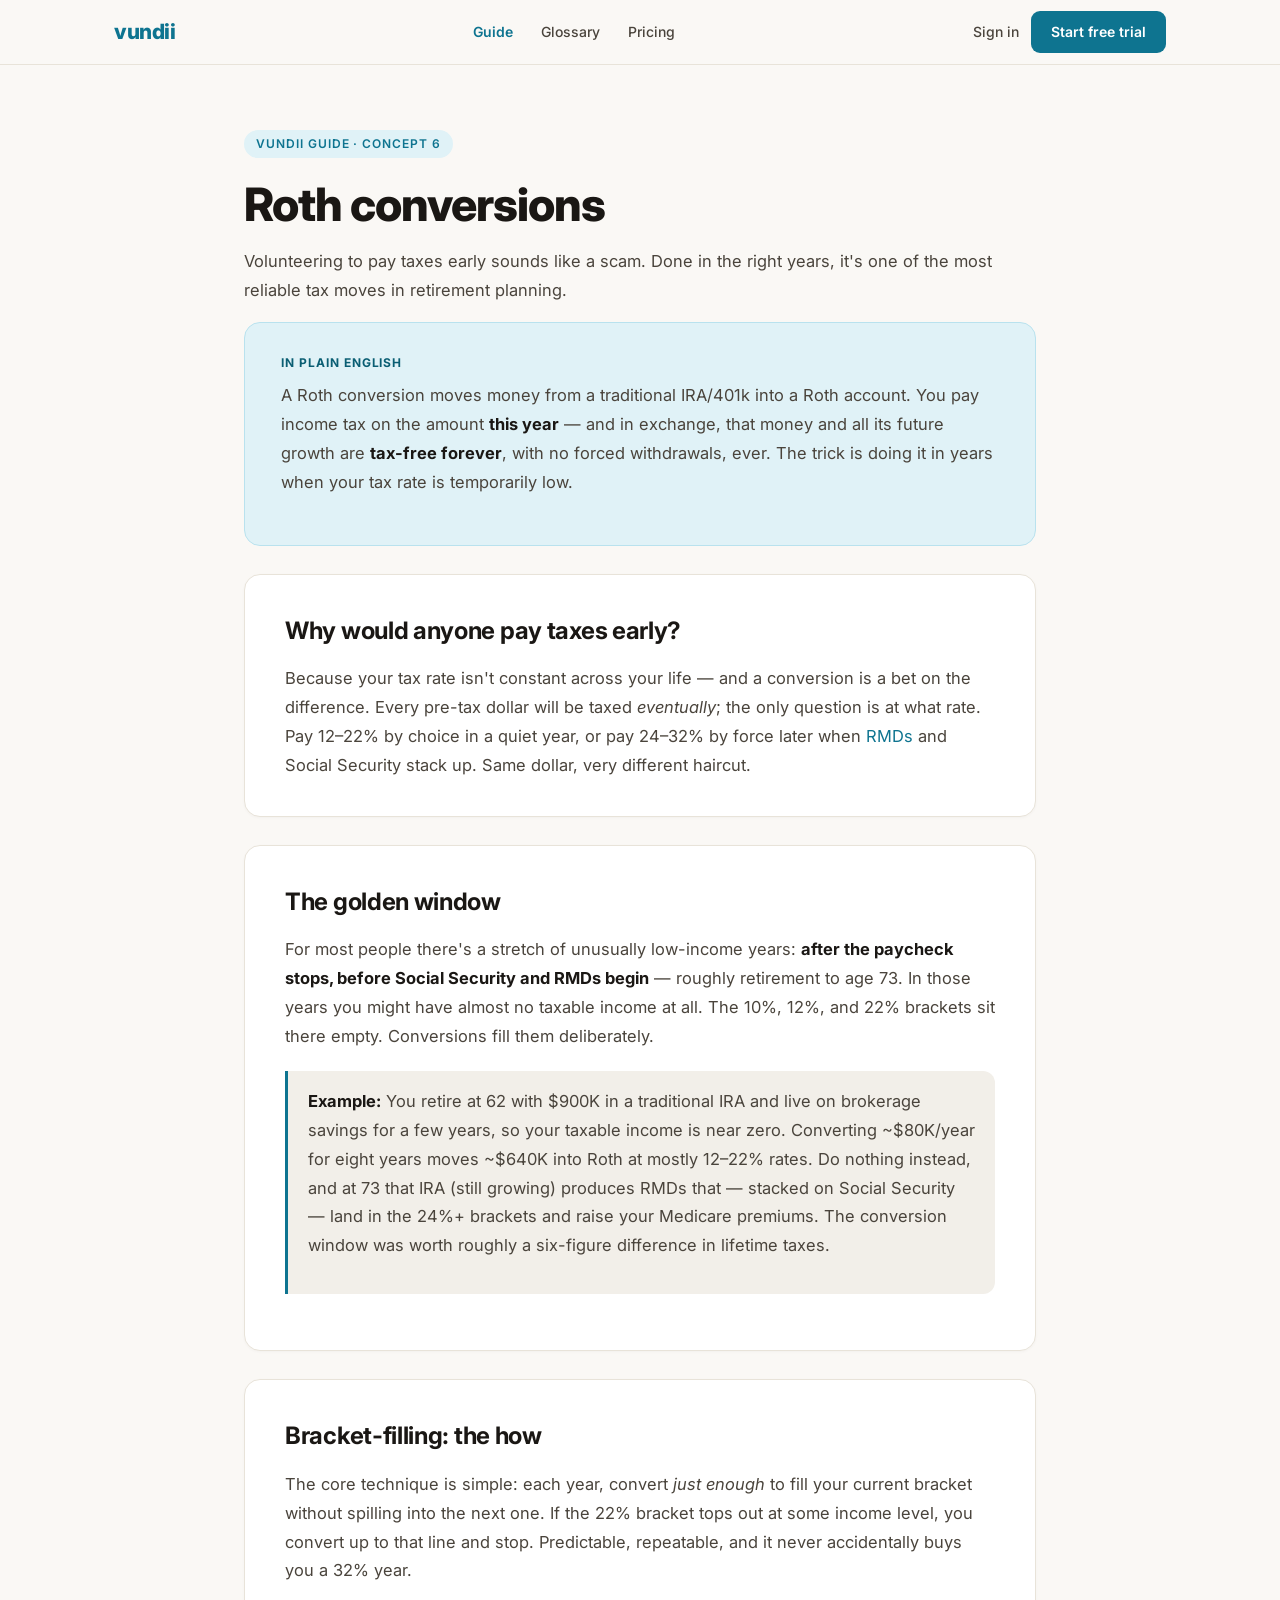
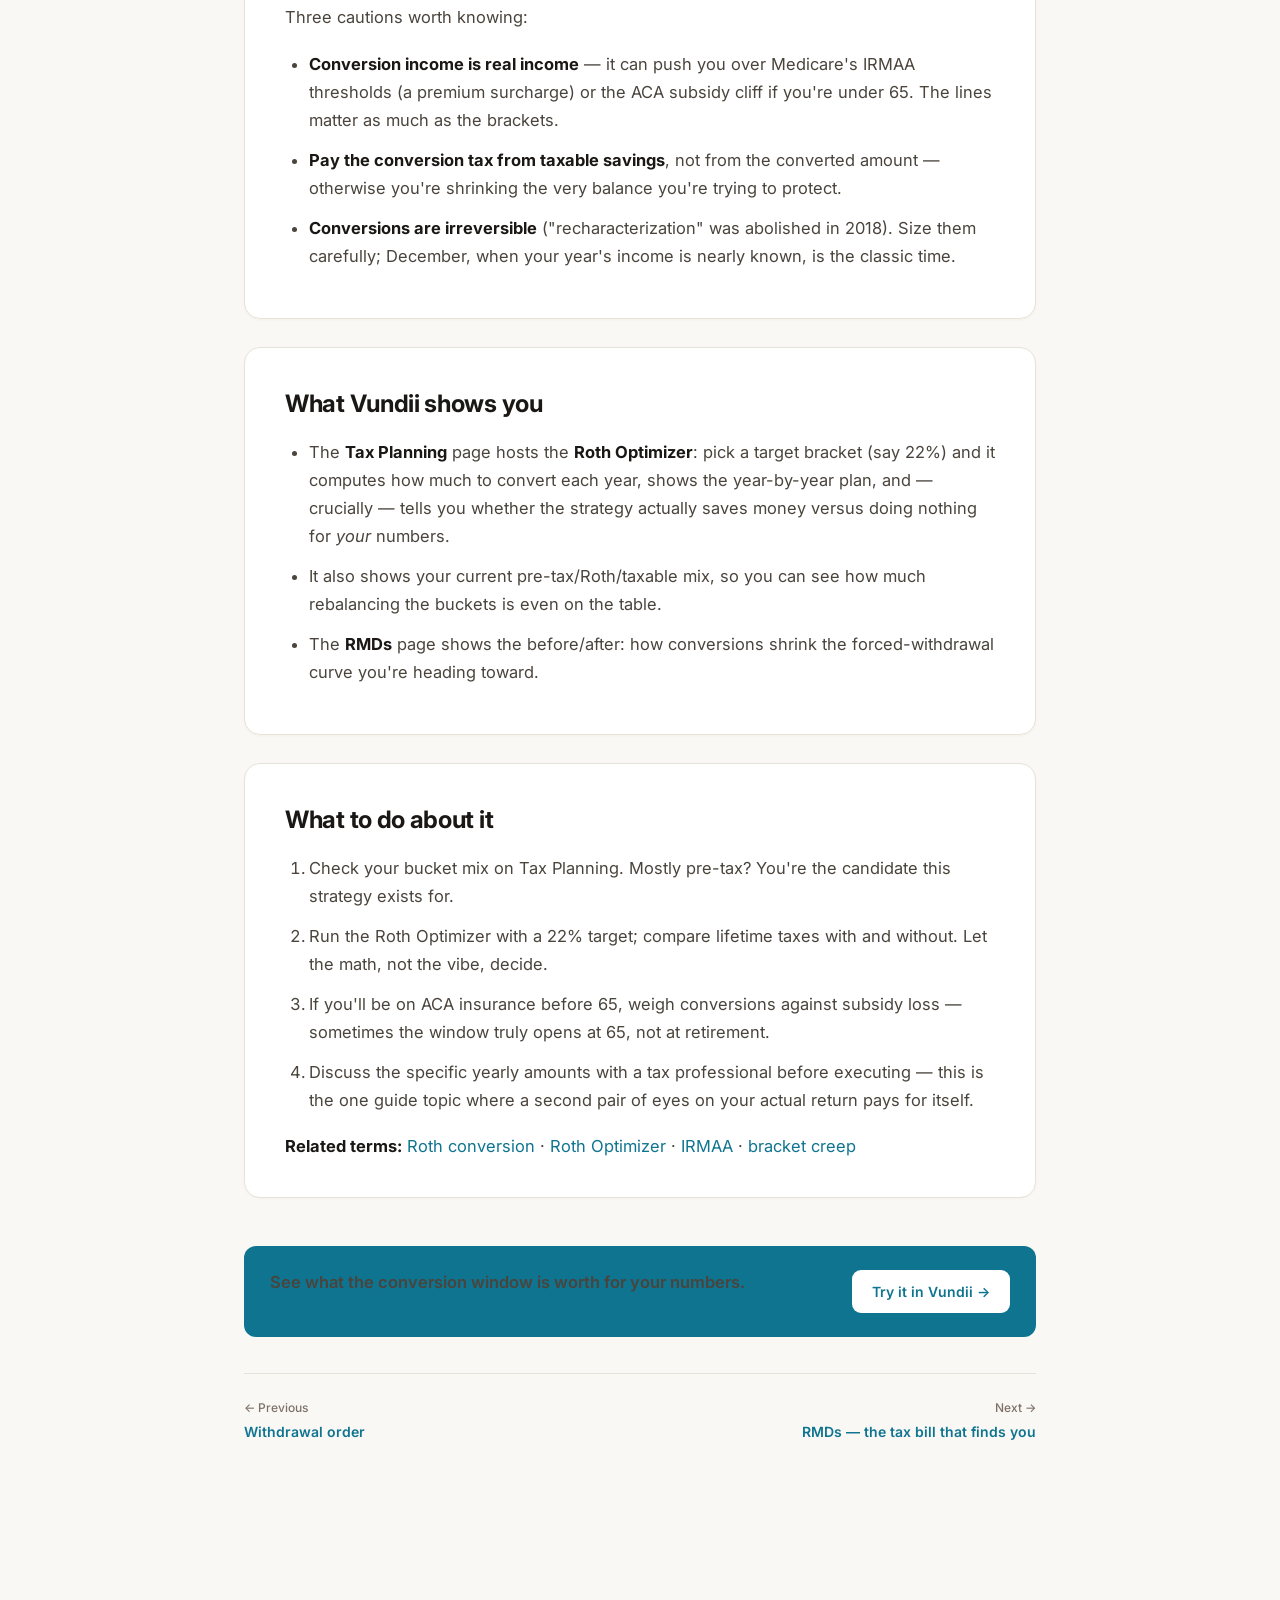
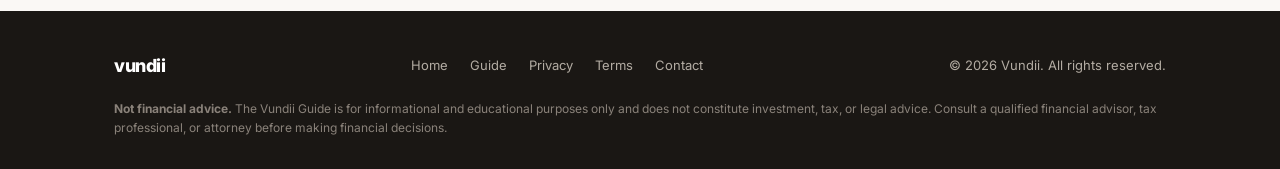
<file: guide/roth-conversions.html>
<!DOCTYPE html>
<html lang="en">
<head>
  <meta charset="UTF-8" />
  <meta name="viewport" content="width=device-width, initial-scale=1.0" />
  <title>Roth Conversions Explained: Pay Tax Now to Save Later | Vundii Guide</title>
  <meta name="description" content="What a Roth conversion is, why the years between retirement and age 73 are the golden window, and how bracket-filling conversions defuse the RMD tax bomb." />
  <link rel="icon" type="image/svg+xml" href="/favicon.svg" />
  <link rel="canonical" href="https://www.vundii.com/guide/roth-conversions.html" />
  <meta property="og:type" content="article" />
  <meta property="og:title" content="Roth Conversions, Explained" />
  <meta property="og:description" content="Voluntarily paying tax early sounds crazy — until you see what forced withdrawals do to your bracket at 73." />
  <meta property="og:url" content="https://www.vundii.com/guide/roth-conversions.html" />
  <link rel="preconnect" href="https://fonts.googleapis.com" />
  <link rel="preconnect" href="https://fonts.gstatic.com" crossorigin />
  <link href="https://fonts.googleapis.com/css2?family=Inter:wght@400;500;600;700;800&display=swap" rel="stylesheet" />
  <link rel="stylesheet" href="/assets/site.css" />
</head>
<body>

<nav class="site-nav">
  <div class="container">
    <div class="nav-inner">
      <a href="/" class="nav-logo">vundii</a>
      <div class="nav-links">
        <a href="/guide/" class="active">Guide</a>
        <a href="/guide/glossary.html">Glossary</a>
        <a href="/#pricing">Pricing</a>
      </div>
      <div class="nav-cta">
        <a href="https://app.vundii.com" class="nav-signin">Sign in</a>
        <a href="https://app.vundii.com" class="btn-primary">Start free trial</a>
      </div>
    </div>
  </div>
</nav>

<main class="article">
  <a href="/guide/" class="eyebrow">Vundii Guide · Concept 6</a>
  <h1>Roth conversions</h1>
  <p class="lede">Volunteering to pay taxes early sounds like a scam. Done in the right years, it's one of the most reliable tax moves in retirement planning.</p>

  <div class="plain">
    <div class="plain-label">In plain English</div>
    <p>A Roth conversion moves money from a traditional IRA/401k into a Roth account. You pay income tax on the amount <strong>this year</strong> — and in exchange, that money and all its future growth are <strong>tax-free forever</strong>, with no forced withdrawals, ever. The trick is doing it in years when your tax rate is temporarily low.</p>
  </div>

  <section class="block">
  <h2>Why would anyone pay taxes early?</h2>
  <p>Because your tax rate isn't constant across your life — and a conversion is a bet on the difference. Every pre-tax dollar will be taxed <em>eventually</em>; the only question is at what rate. Pay 12–22% by choice in a quiet year, or pay 24–32% by force later when <a href="/guide/rmds.html">RMDs</a> and Social Security stack up. Same dollar, very different haircut.</p>
  </section>

  <section class="block">
  <h2>The golden window</h2>
  <p>For most people there's a stretch of unusually low-income years: <strong>after the paycheck stops, before Social Security and RMDs begin</strong> — roughly retirement to age 73. In those years you might have almost no taxable income at all. The 10%, 12%, and 22% brackets sit there empty. Conversions fill them deliberately.</p>
  <div class="example">
    <p><strong>Example:</strong> You retire at 62 with $900K in a traditional IRA and live on brokerage savings for a few years, so your taxable income is near zero. Converting ~$80K/year for eight years moves ~$640K into Roth at mostly 12–22% rates. Do nothing instead, and at 73 that IRA (still growing) produces RMDs that — stacked on Social Security — land in the 24%+ brackets and raise your Medicare premiums. The conversion window was worth roughly a six-figure difference in lifetime taxes.</p>
  </div>
  </section>

  <section class="block">
  <h2>Bracket-filling: the how</h2>
  <p>The core technique is simple: each year, convert <em>just enough</em> to fill your current bracket without spilling into the next one. If the 22% bracket tops out at some income level, you convert up to that line and stop. Predictable, repeatable, and it never accidentally buys you a 32% year.</p>
  <p>Three cautions worth knowing:</p>
  <ul>
    <li><strong>Conversion income is real income</strong> — it can push you over Medicare's IRMAA thresholds (a premium surcharge) or the ACA subsidy cliff if you're under 65. The lines matter as much as the brackets.</li>
    <li><strong>Pay the conversion tax from taxable savings</strong>, not from the converted amount — otherwise you're shrinking the very balance you're trying to protect.</li>
    <li><strong>Conversions are irreversible</strong> ("recharacterization" was abolished in 2018). Size them carefully; December, when your year's income is nearly known, is the classic time.</li>
  </ul>
  </section>

  <section class="block">
  <h2>What Vundii shows you</h2>
  <ul>
    <li>The <strong>Tax Planning</strong> page hosts the <strong>Roth Optimizer</strong>: pick a target bracket (say 22%) and it computes how much to convert each year, shows the year-by-year plan, and — crucially — tells you whether the strategy actually saves money versus doing nothing for <em>your</em> numbers.</li>
    <li>It also shows your current pre-tax/Roth/taxable mix, so you can see how much rebalancing the buckets is even on the table.</li>
    <li>The <strong>RMDs</strong> page shows the before/after: how conversions shrink the forced-withdrawal curve you're heading toward.</li>
  </ul>
  </section>

  <section class="block">
  <h2>What to do about it</h2>
  <ol>
    <li>Check your bucket mix on Tax Planning. Mostly pre-tax? You're the candidate this strategy exists for.</li>
    <li>Run the Roth Optimizer with a 22% target; compare lifetime taxes with and without. Let the math, not the vibe, decide.</li>
    <li>If you'll be on ACA insurance before 65, weigh conversions against subsidy loss — sometimes the window truly opens at 65, not at retirement.</li>
    <li>Discuss the specific yearly amounts with a tax professional before executing — this is the one guide topic where a second pair of eyes on your actual return pays for itself.</li>
  </ol>

  <p><strong>Related terms:</strong> <a href="/guide/glossary.html#rothConversion">Roth conversion</a> · <a href="/guide/glossary.html#rothOptimizer">Roth Optimizer</a> · <a href="/guide/glossary.html#irmaa">IRMAA</a> · <a href="/guide/glossary.html#bracketCreep">bracket creep</a></p>
  </section>

  <div class="try-cta">
    <p>See what the conversion window is worth for your numbers.</p>
    <a href="https://app.vundii.com">Try it in Vundii →</a>
  </div>

  <div class="pager">
    <a href="/guide/withdrawal-order.html"><span class="pager-label">← Previous</span>Withdrawal order</a>
    <a href="/guide/rmds.html" style="text-align:right;"><span class="pager-label">Next →</span>RMDs — the tax bill that finds you</a>
  </div>
</main>

<footer class="site-footer">
  <div class="container">
    <div class="footer-inner">
      <a href="/" class="footer-logo">vundii</a>
      <div class="footer-links">
        <a href="/">Home</a>
        <a href="/guide/">Guide</a>
        <a href="/privacy.html">Privacy</a>
        <a href="/terms.html">Terms</a>
        <a href="mailto:vundii.support@gmail.com">Contact</a>
      </div>
      <p>© 2026 Vundii. All rights reserved.</p>
    </div>
    <p class="footer-disclaimer">
      <strong>Not financial advice.</strong> The Vundii Guide is for informational and educational purposes only and does not constitute investment, tax, or legal advice. Consult a qualified financial advisor, tax professional, or attorney before making financial decisions.
    </p>
  </div>
</footer>

</body>
</html>
</file>
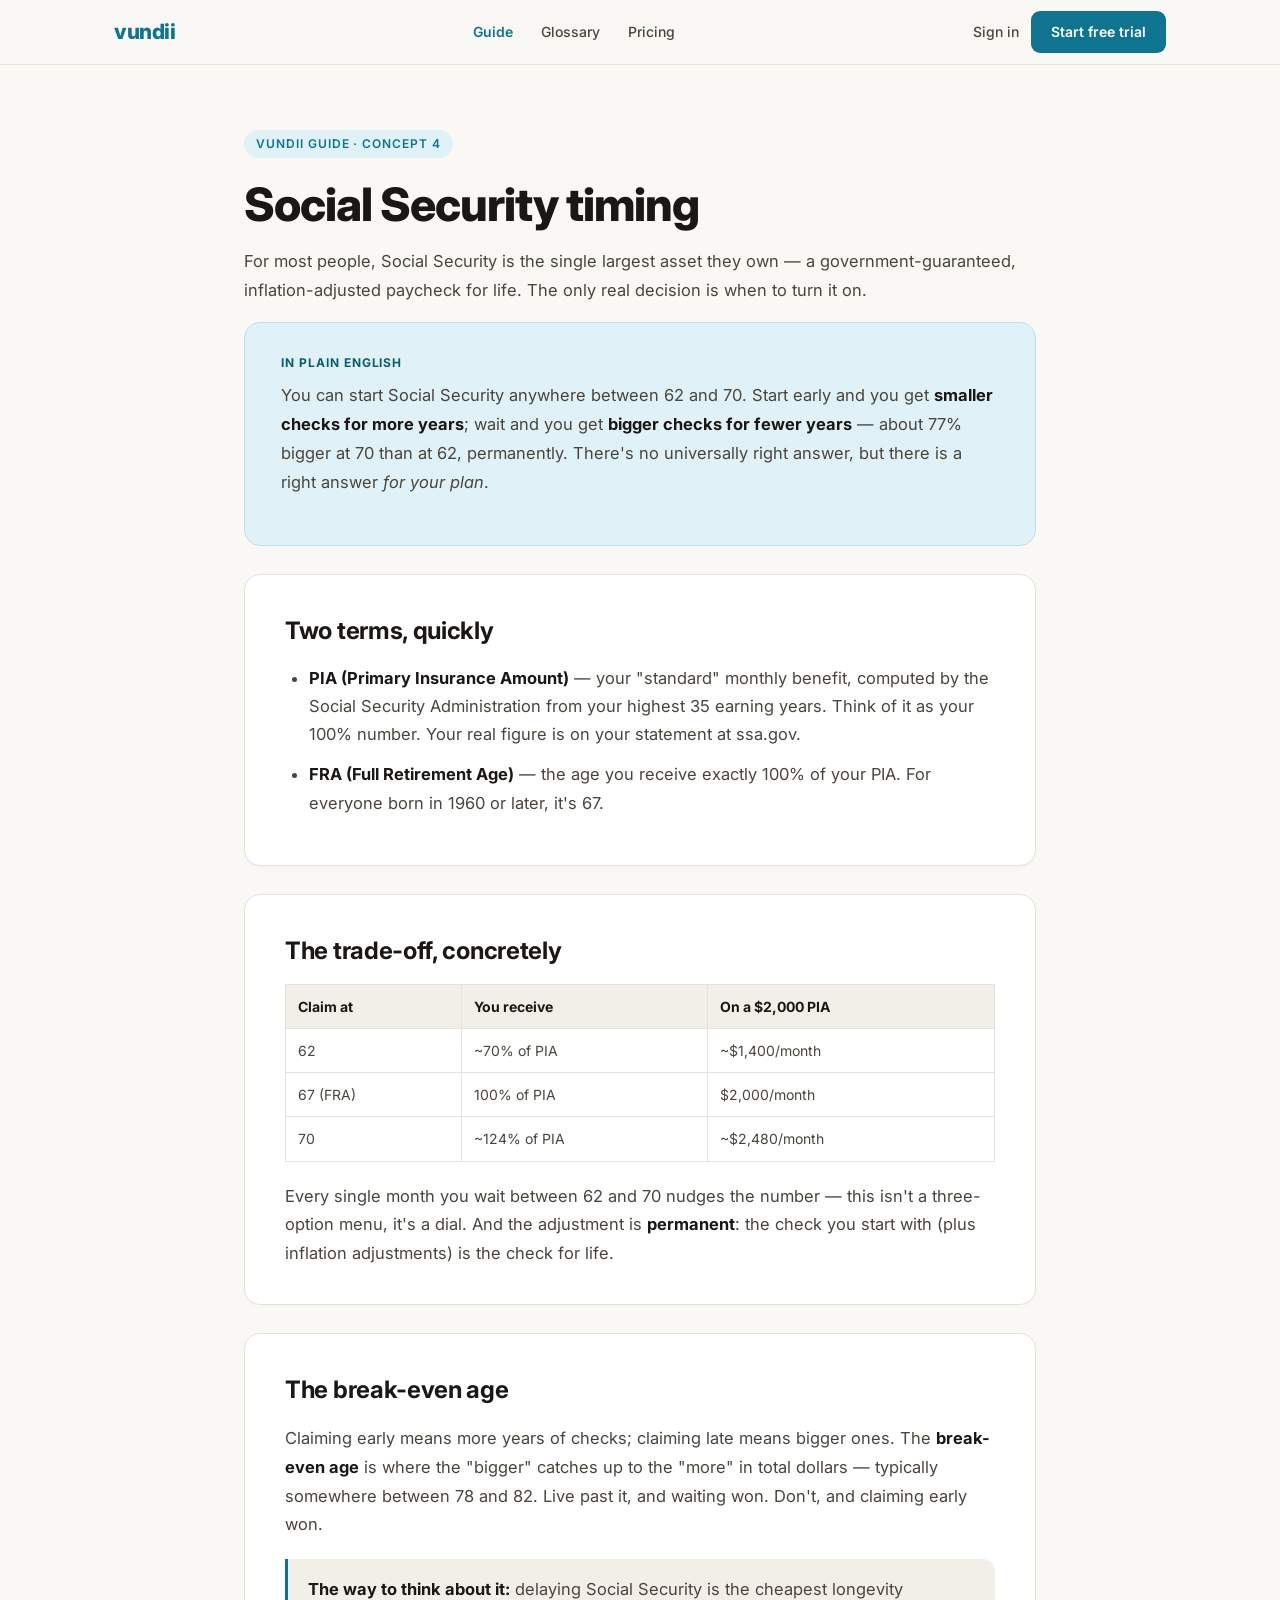
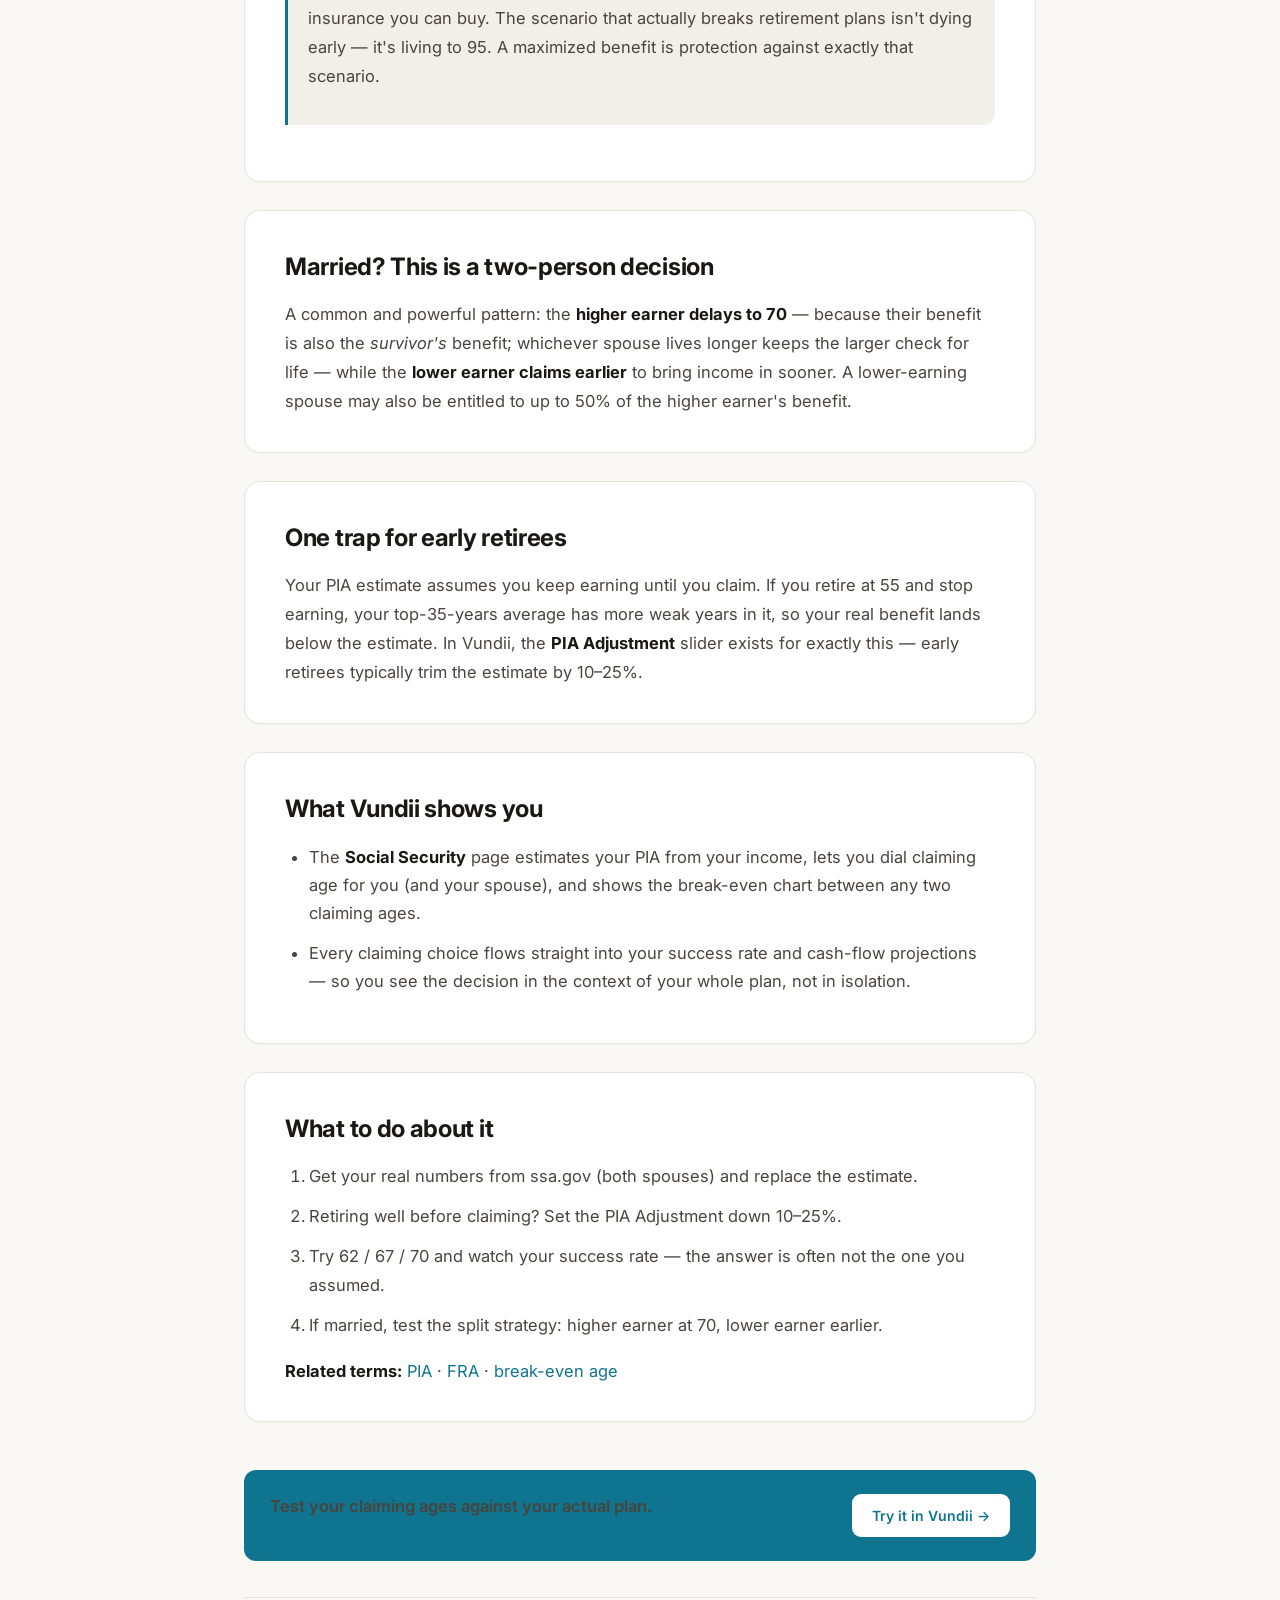
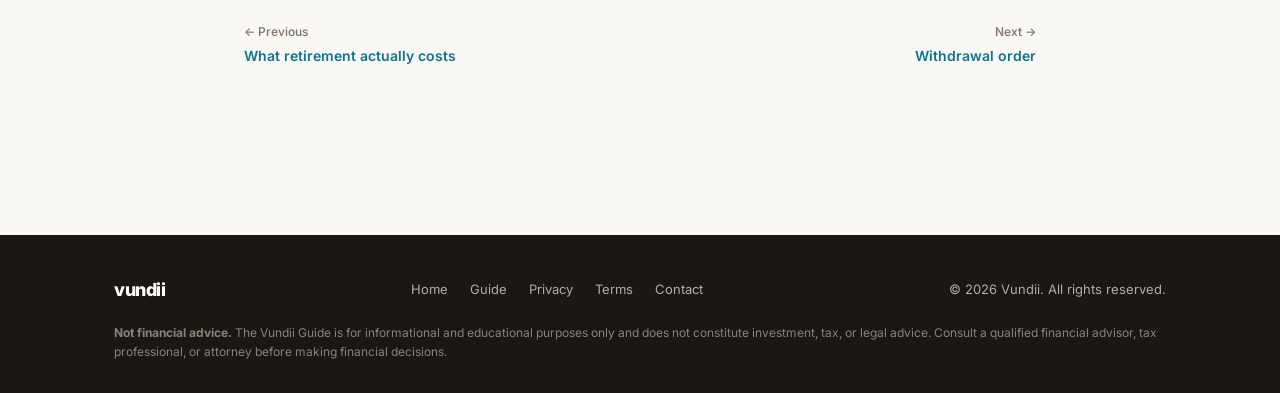
<file: guide/social-security.html>
<!DOCTYPE html>
<html lang="en">
<head>
  <meta charset="UTF-8" />
  <meta name="viewport" content="width=device-width, initial-scale=1.0" />
  <title>When Should You Claim Social Security? 62 vs 67 vs 70 | Vundii Guide</title>
  <meta name="description" content="PIA, Full Retirement Age, and the break-even age explained: how one claiming decision changes your monthly Social Security check by up to 77% — permanently." />
  <link rel="icon" type="image/svg+xml" href="/favicon.svg" />
  <link rel="canonical" href="https://www.vundii.com/guide/social-security.html" />
  <meta property="og:type" content="article" />
  <meta property="og:title" content="When Should You Claim Social Security?" />
  <meta property="og:description" content="One decision, up to a 77% difference in your monthly check — for life. The claiming-age trade-off in plain English." />
  <meta property="og:url" content="https://www.vundii.com/guide/social-security.html" />
  <link rel="preconnect" href="https://fonts.googleapis.com" />
  <link rel="preconnect" href="https://fonts.gstatic.com" crossorigin />
  <link href="https://fonts.googleapis.com/css2?family=Inter:wght@400;500;600;700;800&display=swap" rel="stylesheet" />
  <link rel="stylesheet" href="/assets/site.css" />
</head>
<body>

<nav class="site-nav">
  <div class="container">
    <div class="nav-inner">
      <a href="/" class="nav-logo">vundii</a>
      <div class="nav-links">
        <a href="/guide/" class="active">Guide</a>
        <a href="/guide/glossary.html">Glossary</a>
        <a href="/#pricing">Pricing</a>
      </div>
      <div class="nav-cta">
        <a href="https://app.vundii.com" class="nav-signin">Sign in</a>
        <a href="https://app.vundii.com" class="btn-primary">Start free trial</a>
      </div>
    </div>
  </div>
</nav>

<main class="article">
  <a href="/guide/" class="eyebrow">Vundii Guide · Concept 4</a>
  <h1>Social Security timing</h1>
  <p class="lede">For most people, Social Security is the single largest asset they own — a government-guaranteed, inflation-adjusted paycheck for life. The only real decision is when to turn it on.</p>

  <div class="plain">
    <div class="plain-label">In plain English</div>
    <p>You can start Social Security anywhere between 62 and 70. Start early and you get <strong>smaller checks for more years</strong>; wait and you get <strong>bigger checks for fewer years</strong> — about 77% bigger at 70 than at 62, permanently. There's no universally right answer, but there is a right answer <em>for your plan</em>.</p>
  </div>

  <section class="block">
  <h2>Two terms, quickly</h2>
  <ul>
    <li><strong>PIA (Primary Insurance Amount)</strong> — your "standard" monthly benefit, computed by the Social Security Administration from your highest 35 earning years. Think of it as your 100% number. Your real figure is on your statement at ssa.gov.</li>
    <li><strong>FRA (Full Retirement Age)</strong> — the age you receive exactly 100% of your PIA. For everyone born in 1960 or later, it's 67.</li>
  </ul>
  </section>

  <section class="block">
  <h2>The trade-off, concretely</h2>
  <table>
    <tr><th>Claim at</th><th>You receive</th><th>On a $2,000 PIA</th></tr>
    <tr><td>62</td><td>~70% of PIA</td><td>~$1,400/month</td></tr>
    <tr><td>67 (FRA)</td><td>100% of PIA</td><td>$2,000/month</td></tr>
    <tr><td>70</td><td>~124% of PIA</td><td>~$2,480/month</td></tr>
  </table>
  <p>Every single month you wait between 62 and 70 nudges the number — this isn't a three-option menu, it's a dial. And the adjustment is <strong>permanent</strong>: the check you start with (plus inflation adjustments) is the check for life.</p>
  </section>

  <section class="block">
  <h2>The break-even age</h2>
  <p>Claiming early means more years of checks; claiming late means bigger ones. The <strong>break-even age</strong> is where the "bigger" catches up to the "more" in total dollars — typically somewhere between 78 and 82. Live past it, and waiting won. Don't, and claiming early won.</p>
  <div class="example">
    <p><strong>The way to think about it:</strong> delaying Social Security is the cheapest longevity insurance you can buy. The scenario that actually breaks retirement plans isn't dying early — it's living to 95. A maximized benefit is protection against exactly that scenario.</p>
  </div>
  </section>

  <section class="block">
  <h2>Married? This is a two-person decision</h2>
  <p>A common and powerful pattern: the <strong>higher earner delays to 70</strong> — because their benefit is also the <em>survivor's</em> benefit; whichever spouse lives longer keeps the larger check for life — while the <strong>lower earner claims earlier</strong> to bring income in sooner. A lower-earning spouse may also be entitled to up to 50% of the higher earner's benefit.</p>
  </section>

  <section class="block">
  <h2>One trap for early retirees</h2>
  <p>Your PIA estimate assumes you keep earning until you claim. If you retire at 55 and stop earning, your top-35-years average has more weak years in it, so your real benefit lands below the estimate. In Vundii, the <strong>PIA Adjustment</strong> slider exists for exactly this — early retirees typically trim the estimate by 10–25%.</p>
  </section>

  <section class="block">
  <h2>What Vundii shows you</h2>
  <ul>
    <li>The <strong>Social Security</strong> page estimates your PIA from your income, lets you dial claiming age for you (and your spouse), and shows the break-even chart between any two claiming ages.</li>
    <li>Every claiming choice flows straight into your success rate and cash-flow projections — so you see the decision in the context of your whole plan, not in isolation.</li>
  </ul>
  </section>

  <section class="block">
  <h2>What to do about it</h2>
  <ol>
    <li>Get your real numbers from ssa.gov (both spouses) and replace the estimate.</li>
    <li>Retiring well before claiming? Set the PIA Adjustment down 10–25%.</li>
    <li>Try 62 / 67 / 70 and watch your success rate — the answer is often not the one you assumed.</li>
    <li>If married, test the split strategy: higher earner at 70, lower earner earlier.</li>
  </ol>

  <p><strong>Related terms:</strong> <a href="/guide/glossary.html#pia">PIA</a> · <a href="/guide/glossary.html#fra">FRA</a> · <a href="/guide/glossary.html#breakEven">break-even age</a></p>
  </section>

  <div class="try-cta">
    <p>Test your claiming ages against your actual plan.</p>
    <a href="https://app.vundii.com">Try it in Vundii →</a>
  </div>

  <div class="pager">
    <a href="/guide/expenses.html"><span class="pager-label">← Previous</span>What retirement actually costs</a>
    <a href="/guide/withdrawal-order.html" style="text-align:right;"><span class="pager-label">Next →</span>Withdrawal order</a>
  </div>
</main>

<footer class="site-footer">
  <div class="container">
    <div class="footer-inner">
      <a href="/" class="footer-logo">vundii</a>
      <div class="footer-links">
        <a href="/">Home</a>
        <a href="/guide/">Guide</a>
        <a href="/privacy.html">Privacy</a>
        <a href="/terms.html">Terms</a>
        <a href="mailto:vundii.support@gmail.com">Contact</a>
      </div>
      <p>© 2026 Vundii. All rights reserved.</p>
    </div>
    <p class="footer-disclaimer">
      <strong>Not financial advice.</strong> The Vundii Guide is for informational and educational purposes only and does not constitute investment, tax, or legal advice. Consult a qualified financial advisor, tax professional, or attorney before making financial decisions.
    </p>
  </div>
</footer>

</body>
</html>
</file>
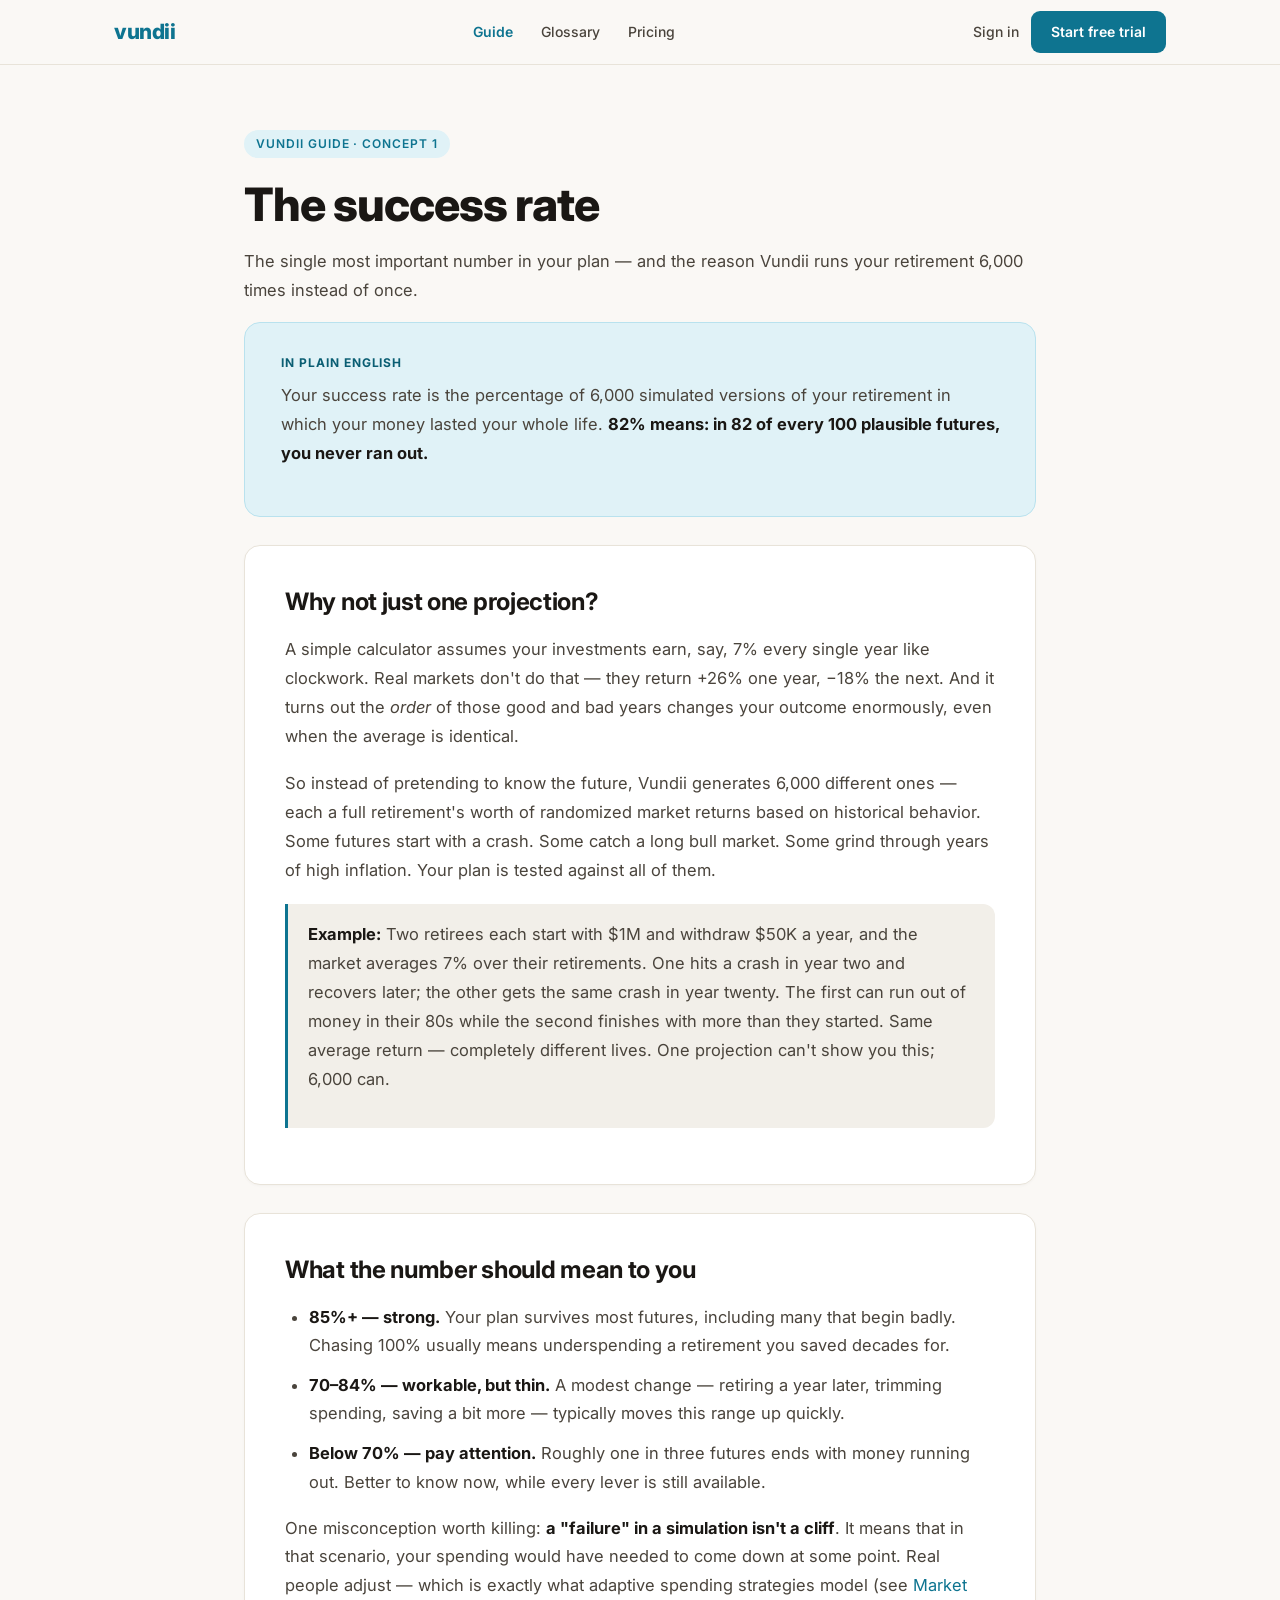
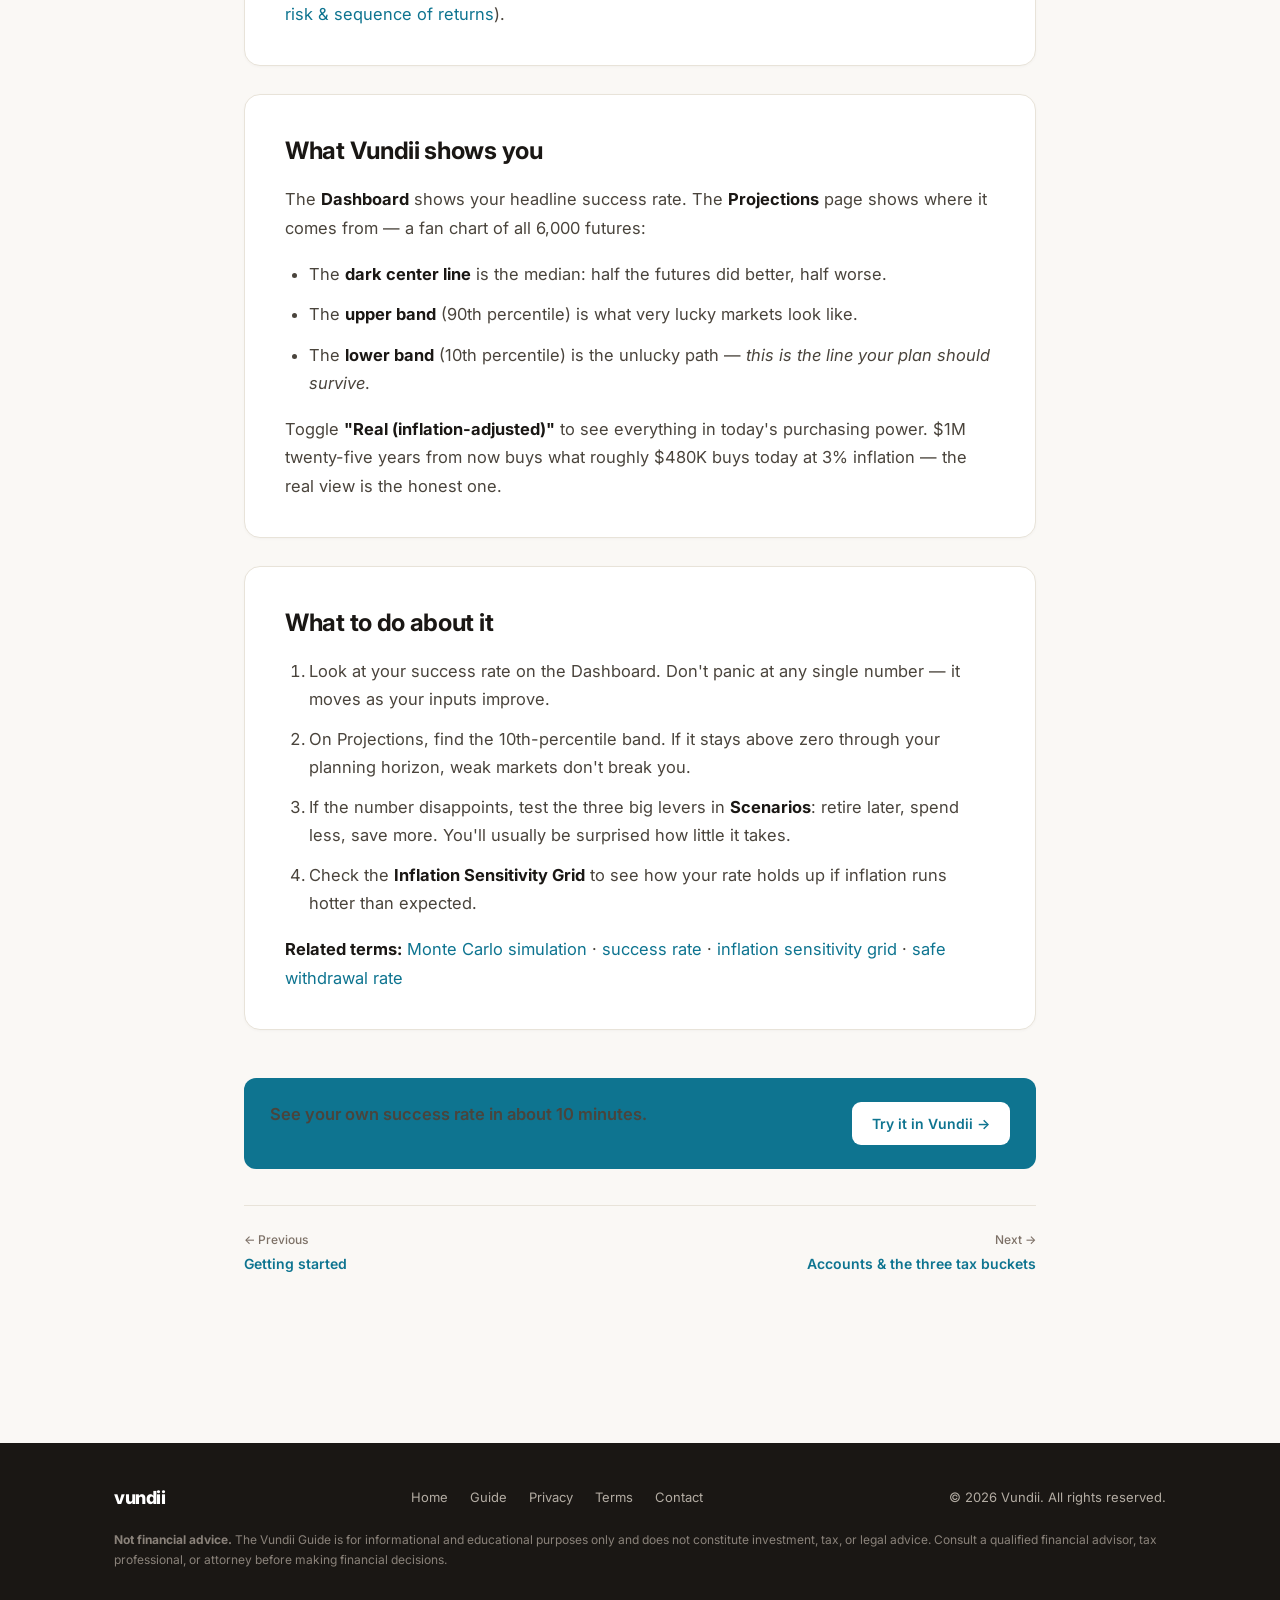
<file: guide/success-rate.html>
<!DOCTYPE html>
<html lang="en">
<head>
  <meta charset="UTF-8" />
  <meta name="viewport" content="width=device-width, initial-scale=1.0" />
  <title>What Is a Retirement Success Rate? Monte Carlo, Explained | Vundii Guide</title>
  <meta name="description" content="Why one projection lies and 6,000 tell the truth: how Monte Carlo simulation works, how to read a fan chart, and what an 82% success rate should mean to you." />
  <link rel="icon" type="image/svg+xml" href="/favicon.svg" />
  <link rel="canonical" href="https://www.vundii.com/guide/success-rate.html" />
  <meta property="og:type" content="article" />
  <meta property="og:title" content="What Is a Retirement Success Rate?" />
  <meta property="og:description" content="Why one projection lies and 6,000 tell the truth — Monte Carlo simulation in plain English." />
  <meta property="og:url" content="https://www.vundii.com/guide/success-rate.html" />
  <link rel="preconnect" href="https://fonts.googleapis.com" />
  <link rel="preconnect" href="https://fonts.gstatic.com" crossorigin />
  <link href="https://fonts.googleapis.com/css2?family=Inter:wght@400;500;600;700;800&display=swap" rel="stylesheet" />
  <link rel="stylesheet" href="/assets/site.css" />
</head>
<body>

<nav class="site-nav">
  <div class="container">
    <div class="nav-inner">
      <a href="/" class="nav-logo">vundii</a>
      <div class="nav-links">
        <a href="/guide/" class="active">Guide</a>
        <a href="/guide/glossary.html">Glossary</a>
        <a href="/#pricing">Pricing</a>
      </div>
      <div class="nav-cta">
        <a href="https://app.vundii.com" class="nav-signin">Sign in</a>
        <a href="https://app.vundii.com" class="btn-primary">Start free trial</a>
      </div>
    </div>
  </div>
</nav>

<main class="article">
  <a href="/guide/" class="eyebrow">Vundii Guide · Concept 1</a>
  <h1>The success rate</h1>
  <p class="lede">The single most important number in your plan — and the reason Vundii runs your retirement 6,000 times instead of once.</p>

  <div class="plain">
    <div class="plain-label">In plain English</div>
    <p>Your success rate is the percentage of 6,000 simulated versions of your retirement in which your money lasted your whole life. <strong>82% means: in 82 of every 100 plausible futures, you never ran out.</strong></p>
  </div>

  <section class="block">
  <h2>Why not just one projection?</h2>
  <p>A simple calculator assumes your investments earn, say, 7% every single year like clockwork. Real markets don't do that — they return +26% one year, −18% the next. And it turns out the <em>order</em> of those good and bad years changes your outcome enormously, even when the average is identical.</p>
  <p>So instead of pretending to know the future, Vundii generates 6,000 different ones — each a full retirement's worth of randomized market returns based on historical behavior. Some futures start with a crash. Some catch a long bull market. Some grind through years of high inflation. Your plan is tested against all of them.</p>
  <div class="example">
    <p><strong>Example:</strong> Two retirees each start with $1M and withdraw $50K a year, and the market averages 7% over their retirements. One hits a crash in year two and recovers later; the other gets the same crash in year twenty. The first can run out of money in their 80s while the second finishes with more than they started. Same average return — completely different lives. One projection can't show you this; 6,000 can.</p>
  </div>
  </section>

  <section class="block">
  <h2>What the number should mean to you</h2>
  <ul>
    <li><strong>85%+ — strong.</strong> Your plan survives most futures, including many that begin badly. Chasing 100% usually means underspending a retirement you saved decades for.</li>
    <li><strong>70–84% — workable, but thin.</strong> A modest change — retiring a year later, trimming spending, saving a bit more — typically moves this range up quickly.</li>
    <li><strong>Below 70% — pay attention.</strong> Roughly one in three futures ends with money running out. Better to know now, while every lever is still available.</li>
  </ul>
  <p>One misconception worth killing: <strong>a "failure" in a simulation isn't a cliff</strong>. It means that in that scenario, your spending would have needed to come down at some point. Real people adjust — which is exactly what adaptive spending strategies model (see <a href="/guide/market-risk.html">Market risk &amp; sequence of returns</a>).</p>
  </section>

  <section class="block">
  <h2>What Vundii shows you</h2>
  <p>The <strong>Dashboard</strong> shows your headline success rate. The <strong>Projections</strong> page shows where it comes from — a fan chart of all 6,000 futures:</p>
  <ul>
    <li>The <strong>dark center line</strong> is the median: half the futures did better, half worse.</li>
    <li>The <strong>upper band</strong> (90th percentile) is what very lucky markets look like.</li>
    <li>The <strong>lower band</strong> (10th percentile) is the unlucky path — <em>this is the line your plan should survive</em>.</li>
  </ul>
  <p>Toggle <strong>"Real (inflation-adjusted)"</strong> to see everything in today's purchasing power. $1M twenty-five years from now buys what roughly $480K buys today at 3% inflation — the real view is the honest one.</p>
  </section>

  <section class="block">
  <h2>What to do about it</h2>
  <ol>
    <li>Look at your success rate on the Dashboard. Don't panic at any single number — it moves as your inputs improve.</li>
    <li>On Projections, find the 10th-percentile band. If it stays above zero through your planning horizon, weak markets don't break you.</li>
    <li>If the number disappoints, test the three big levers in <strong>Scenarios</strong>: retire later, spend less, save more. You'll usually be surprised how little it takes.</li>
    <li>Check the <strong>Inflation Sensitivity Grid</strong> to see how your rate holds up if inflation runs hotter than expected.</li>
  </ol>

  <p><strong>Related terms:</strong> <a href="/guide/glossary.html#monteCarlo">Monte Carlo simulation</a> · <a href="/guide/glossary.html#successRate">success rate</a> · <a href="/guide/glossary.html#inflationGrid">inflation sensitivity grid</a> · <a href="/guide/glossary.html#safeWithdrawalRate">safe withdrawal rate</a></p>
  </section>

  <div class="try-cta">
    <p>See your own success rate in about 10 minutes.</p>
    <a href="https://app.vundii.com">Try it in Vundii →</a>
  </div>

  <div class="pager">
    <a href="/guide/getting-started.html"><span class="pager-label">← Previous</span>Getting started</a>
    <a href="/guide/accounts-and-taxes.html" style="text-align:right;"><span class="pager-label">Next →</span>Accounts &amp; the three tax buckets</a>
  </div>
</main>

<footer class="site-footer">
  <div class="container">
    <div class="footer-inner">
      <a href="/" class="footer-logo">vundii</a>
      <div class="footer-links">
        <a href="/">Home</a>
        <a href="/guide/">Guide</a>
        <a href="/privacy.html">Privacy</a>
        <a href="/terms.html">Terms</a>
        <a href="mailto:vundii.support@gmail.com">Contact</a>
      </div>
      <p>© 2026 Vundii. All rights reserved.</p>
    </div>
    <p class="footer-disclaimer">
      <strong>Not financial advice.</strong> The Vundii Guide is for informational and educational purposes only and does not constitute investment, tax, or legal advice. Consult a qualified financial advisor, tax professional, or attorney before making financial decisions.
    </p>
  </div>
</footer>

</body>
</html>
</file>
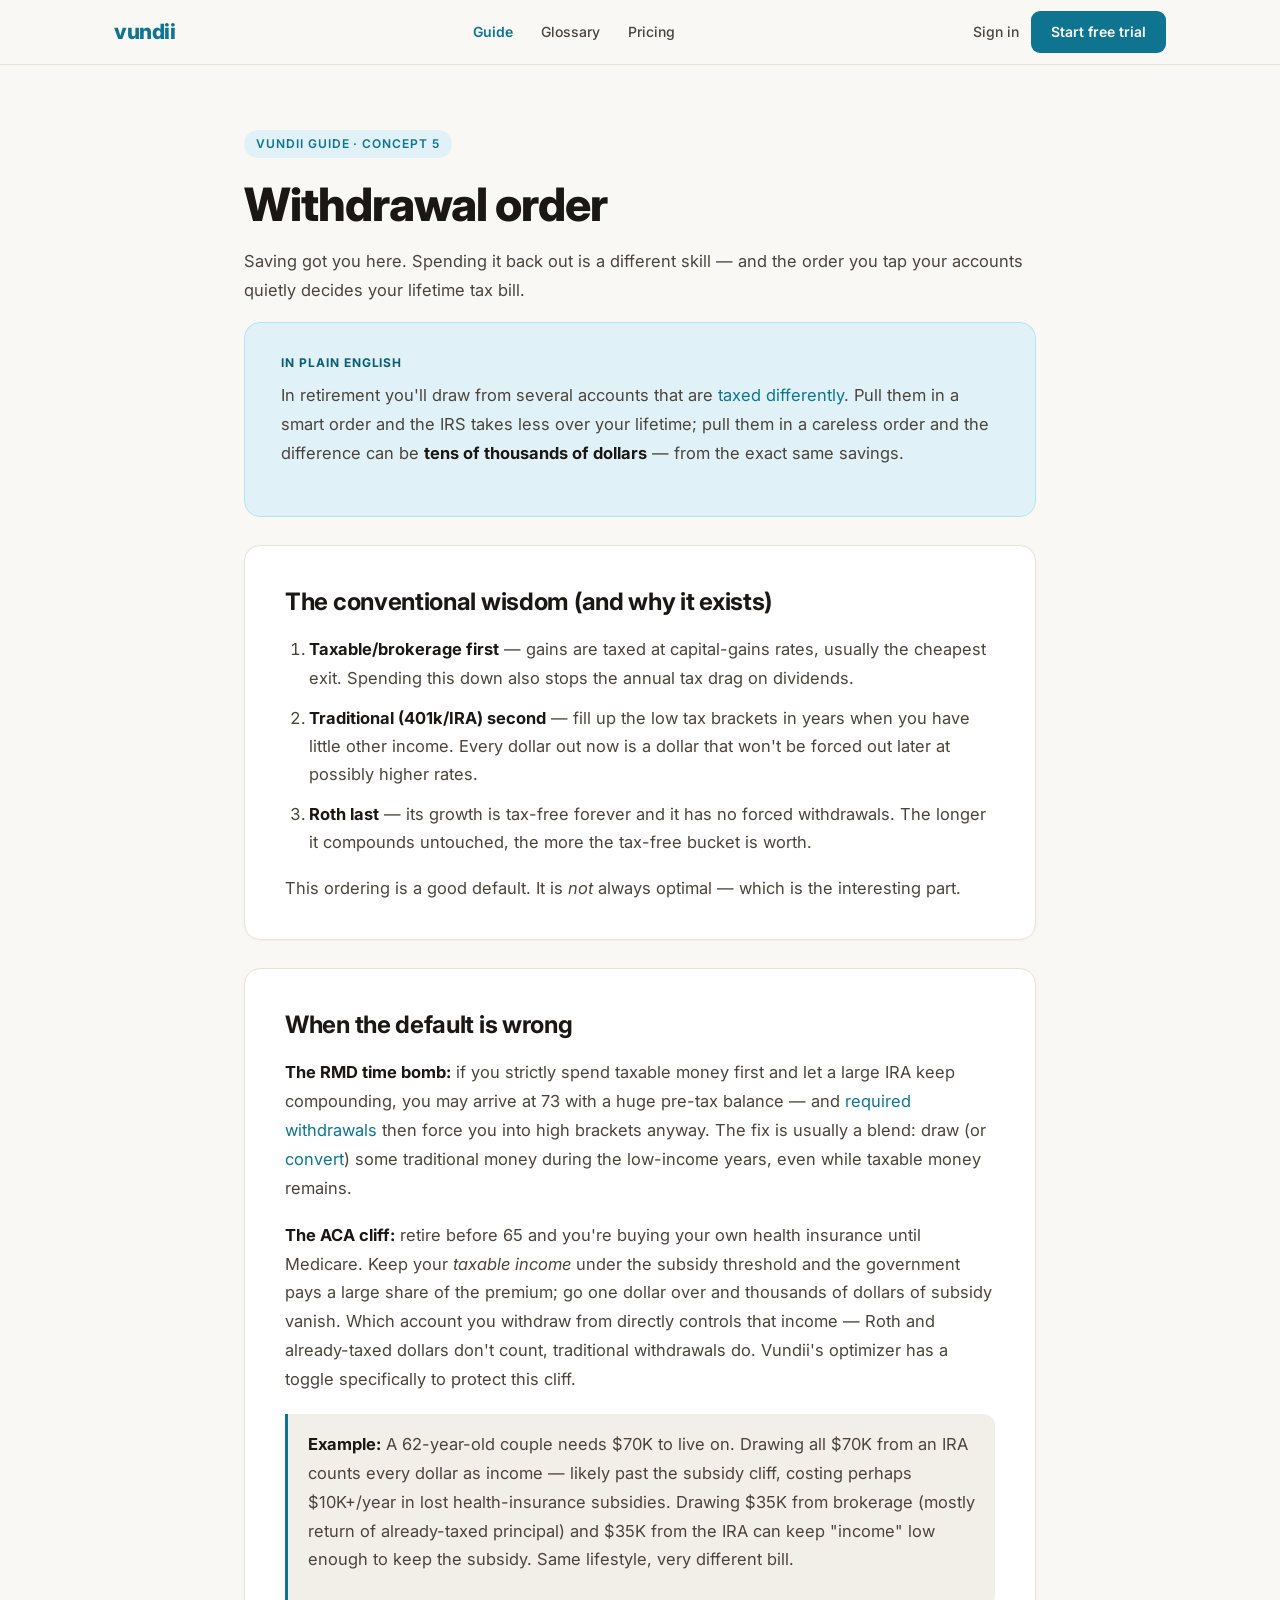
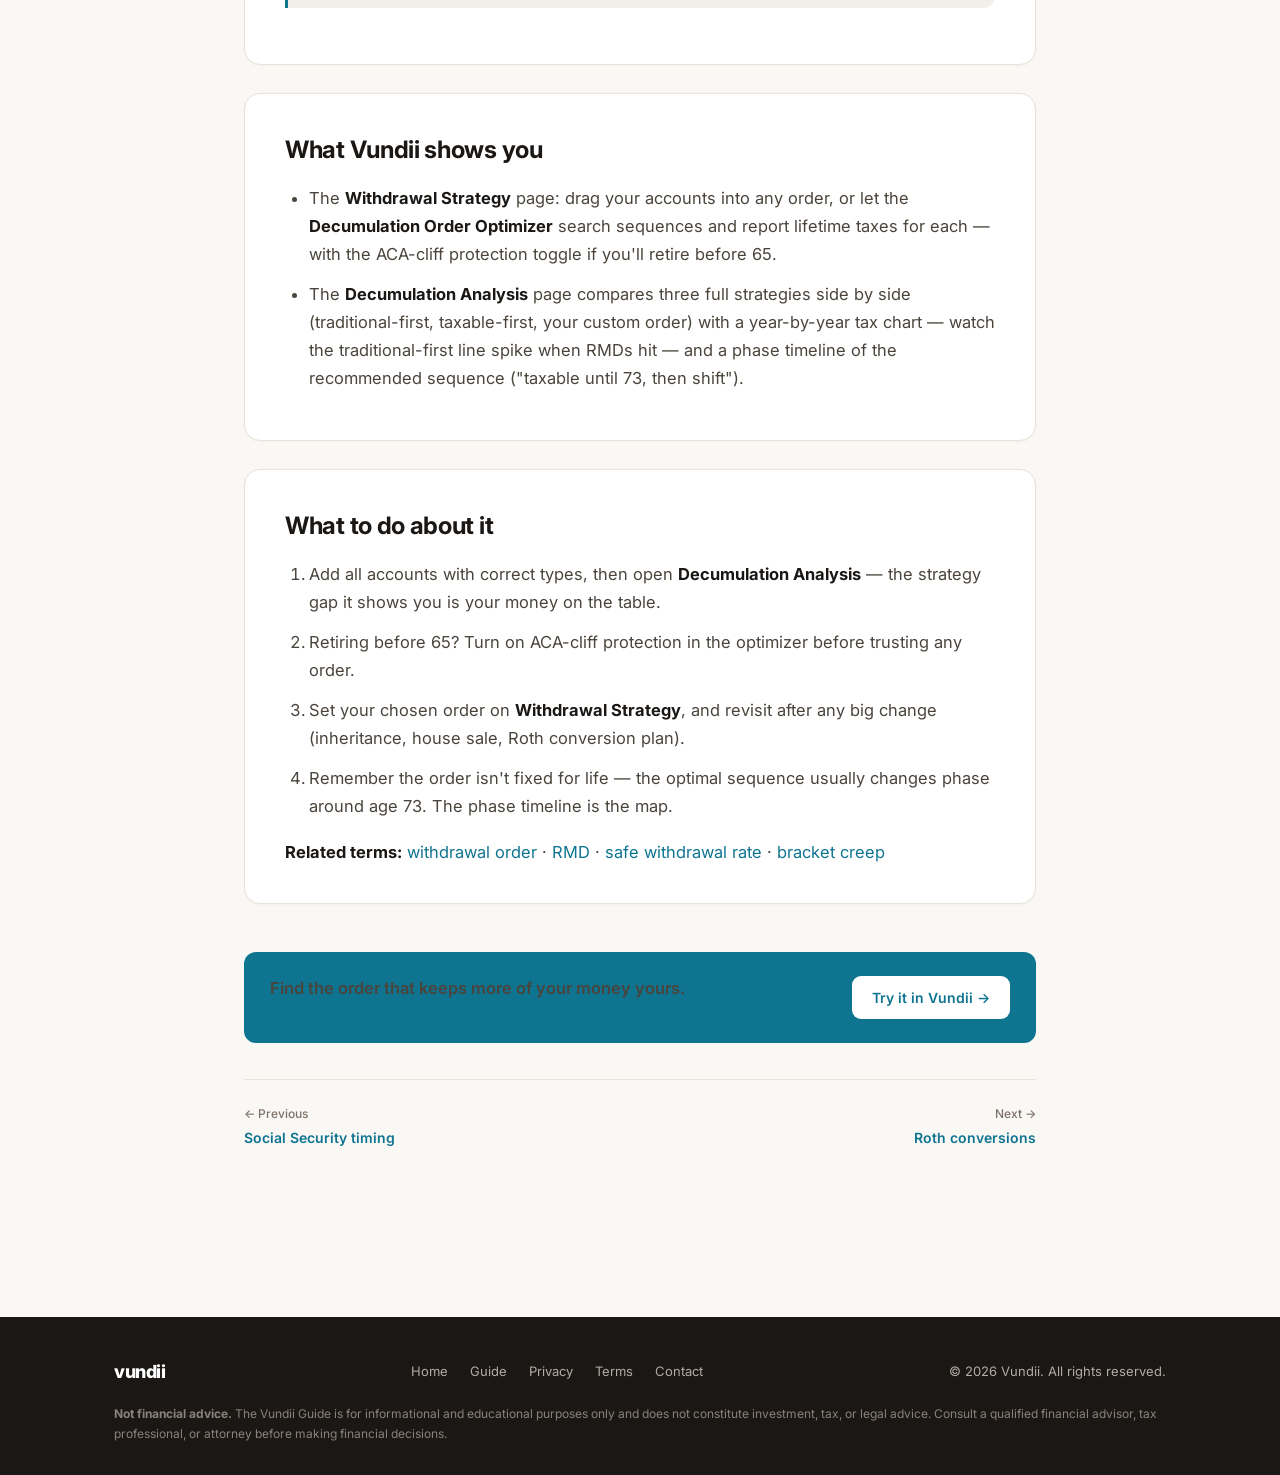
<file: guide/withdrawal-order.html>
<!DOCTYPE html>
<html lang="en">
<head>
  <meta charset="UTF-8" />
  <meta name="viewport" content="width=device-width, initial-scale=1.0" />
  <title>Withdrawal Order: Which Retirement Account to Tap First | Vundii Guide</title>
  <meta name="description" content="Taxable, then traditional, then Roth — why the order you draw down accounts can be worth tens of thousands in lifetime taxes, and when the conventional wisdom is wrong." />
  <link rel="icon" type="image/svg+xml" href="/favicon.svg" />
  <link rel="canonical" href="https://www.vundii.com/guide/withdrawal-order.html" />
  <meta property="og:type" content="article" />
  <meta property="og:title" content="Which Retirement Account Should You Tap First?" />
  <meta property="og:description" content="Withdrawal order can be worth tens of thousands over a retirement. Here's the logic, in plain English." />
  <meta property="og:url" content="https://www.vundii.com/guide/withdrawal-order.html" />
  <link rel="preconnect" href="https://fonts.googleapis.com" />
  <link rel="preconnect" href="https://fonts.gstatic.com" crossorigin />
  <link href="https://fonts.googleapis.com/css2?family=Inter:wght@400;500;600;700;800&display=swap" rel="stylesheet" />
  <link rel="stylesheet" href="/assets/site.css" />
</head>
<body>

<nav class="site-nav">
  <div class="container">
    <div class="nav-inner">
      <a href="/" class="nav-logo">vundii</a>
      <div class="nav-links">
        <a href="/guide/" class="active">Guide</a>
        <a href="/guide/glossary.html">Glossary</a>
        <a href="/#pricing">Pricing</a>
      </div>
      <div class="nav-cta">
        <a href="https://app.vundii.com" class="nav-signin">Sign in</a>
        <a href="https://app.vundii.com" class="btn-primary">Start free trial</a>
      </div>
    </div>
  </div>
</nav>

<main class="article">
  <a href="/guide/" class="eyebrow">Vundii Guide · Concept 5</a>
  <h1>Withdrawal order</h1>
  <p class="lede">Saving got you here. Spending it back out is a different skill — and the order you tap your accounts quietly decides your lifetime tax bill.</p>

  <div class="plain">
    <div class="plain-label">In plain English</div>
    <p>In retirement you'll draw from several accounts that are <a href="/guide/accounts-and-taxes.html">taxed differently</a>. Pull them in a smart order and the IRS takes less over your lifetime; pull them in a careless order and the difference can be <strong>tens of thousands of dollars</strong> — from the exact same savings.</p>
  </div>

  <section class="block">
  <h2>The conventional wisdom (and why it exists)</h2>
  <ol>
    <li><strong>Taxable/brokerage first</strong> — gains are taxed at capital-gains rates, usually the cheapest exit. Spending this down also stops the annual tax drag on dividends.</li>
    <li><strong>Traditional (401k/IRA) second</strong> — fill up the low tax brackets in years when you have little other income. Every dollar out now is a dollar that won't be forced out later at possibly higher rates.</li>
    <li><strong>Roth last</strong> — its growth is tax-free forever and it has no forced withdrawals. The longer it compounds untouched, the more the tax-free bucket is worth.</li>
  </ol>
  <p>This ordering is a good default. It is <em>not</em> always optimal — which is the interesting part.</p>
  </section>

  <section class="block">
  <h2>When the default is wrong</h2>
  <p><strong>The RMD time bomb:</strong> if you strictly spend taxable money first and let a large IRA keep compounding, you may arrive at 73 with a huge pre-tax balance — and <a href="/guide/rmds.html">required withdrawals</a> then force you into high brackets anyway. The fix is usually a blend: draw (or <a href="/guide/roth-conversions.html">convert</a>) some traditional money during the low-income years, even while taxable money remains.</p>
  <p><strong>The ACA cliff:</strong> retire before 65 and you're buying your own health insurance until Medicare. Keep your <em>taxable income</em> under the subsidy threshold and the government pays a large share of the premium; go one dollar over and thousands of dollars of subsidy vanish. Which account you withdraw from directly controls that income — Roth and already-taxed dollars don't count, traditional withdrawals do. Vundii's optimizer has a toggle specifically to protect this cliff.</p>
  <div class="example">
    <p><strong>Example:</strong> A 62-year-old couple needs $70K to live on. Drawing all $70K from an IRA counts every dollar as income — likely past the subsidy cliff, costing perhaps $10K+/year in lost health-insurance subsidies. Drawing $35K from brokerage (mostly return of already-taxed principal) and $35K from the IRA can keep "income" low enough to keep the subsidy. Same lifestyle, very different bill.</p>
  </div>
  </section>

  <section class="block">
  <h2>What Vundii shows you</h2>
  <ul>
    <li>The <strong>Withdrawal Strategy</strong> page: drag your accounts into any order, or let the <strong>Decumulation Order Optimizer</strong> search sequences and report lifetime taxes for each — with the ACA-cliff protection toggle if you'll retire before 65.</li>
    <li>The <strong>Decumulation Analysis</strong> page compares three full strategies side by side (traditional-first, taxable-first, your custom order) with a year-by-year tax chart — watch the traditional-first line spike when RMDs hit — and a phase timeline of the recommended sequence ("taxable until 73, then shift").</li>
  </ul>
  </section>

  <section class="block">
  <h2>What to do about it</h2>
  <ol>
    <li>Add all accounts with correct types, then open <strong>Decumulation Analysis</strong> — the strategy gap it shows you is your money on the table.</li>
    <li>Retiring before 65? Turn on ACA-cliff protection in the optimizer before trusting any order.</li>
    <li>Set your chosen order on <strong>Withdrawal Strategy</strong>, and revisit after any big change (inheritance, house sale, Roth conversion plan).</li>
    <li>Remember the order isn't fixed for life — the optimal sequence usually changes phase around age 73. The phase timeline is the map.</li>
  </ol>

  <p><strong>Related terms:</strong> <a href="/guide/glossary.html#withdrawalOrder">withdrawal order</a> · <a href="/guide/glossary.html#rmd">RMD</a> · <a href="/guide/glossary.html#safeWithdrawalRate">safe withdrawal rate</a> · <a href="/guide/glossary.html#bracketCreep">bracket creep</a></p>
  </section>

  <div class="try-cta">
    <p>Find the order that keeps more of your money yours.</p>
    <a href="https://app.vundii.com">Try it in Vundii →</a>
  </div>

  <div class="pager">
    <a href="/guide/social-security.html"><span class="pager-label">← Previous</span>Social Security timing</a>
    <a href="/guide/roth-conversions.html" style="text-align:right;"><span class="pager-label">Next →</span>Roth conversions</a>
  </div>
</main>

<footer class="site-footer">
  <div class="container">
    <div class="footer-inner">
      <a href="/" class="footer-logo">vundii</a>
      <div class="footer-links">
        <a href="/">Home</a>
        <a href="/guide/">Guide</a>
        <a href="/privacy.html">Privacy</a>
        <a href="/terms.html">Terms</a>
        <a href="mailto:vundii.support@gmail.com">Contact</a>
      </div>
      <p>© 2026 Vundii. All rights reserved.</p>
    </div>
    <p class="footer-disclaimer">
      <strong>Not financial advice.</strong> The Vundii Guide is for informational and educational purposes only and does not constitute investment, tax, or legal advice. Consult a qualified financial advisor, tax professional, or attorney before making financial decisions.
    </p>
  </div>
</footer>

</body>
</html>
</file>
<file: assets/site.css>
/* Vundii shared styles — guide + legal pages (landing keeps its own inline CSS) */
*, *::before, *::after { box-sizing: border-box; margin: 0; padding: 0; }

:root {
  --sand:   #faf8f5;
  --sand-2: #f2efe9;
  --sand-3: #e8e3d9;
  --text-1: #1a1714;
  --text-2: #4a443c;
  --text-3: #7d7167;
  --teal:   #0e7490;
  --teal-d: #0a5e73;
  --teal-l: #e0f2f7;
  --green:  #16a34a;
  --radius: 12px;
}

html { scroll-behavior: smooth; }

body {
  font-family: 'Inter', system-ui, sans-serif;
  background: var(--sand);
  color: var(--text-1);
  line-height: 1.65;
  -webkit-font-smoothing: antialiased;
}

.container { max-width: 1100px; margin: 0 auto; padding: 0 24px; }

/* ── Nav (matches landing) ── */
nav.site-nav {
  position: sticky; top: 0; z-index: 100;
  background: rgba(250, 248, 245, 0.92);
  backdrop-filter: blur(12px);
  -webkit-backdrop-filter: blur(12px);
  border-bottom: 1px solid var(--sand-3);
}
.nav-inner { display: flex; align-items: center; justify-content: space-between; height: 64px; }
.nav-logo { font-size: 21px; font-weight: 800; color: var(--teal); text-decoration: none; letter-spacing: -0.5px; }
.nav-logo span { color: var(--text-1); }
.nav-links { display: flex; align-items: center; gap: 28px; }
.nav-links a { font-size: 14px; font-weight: 500; color: var(--text-2); text-decoration: none; transition: color 0.15s; }
.nav-links a:hover, .nav-links a.active { color: var(--text-1); }
.nav-links a.active { font-weight: 600; color: var(--teal); }
.nav-cta { display: flex; align-items: center; gap: 12px; }
.nav-signin { font-size: 14px; font-weight: 500; color: var(--text-2); text-decoration: none; }
.nav-signin:hover { color: var(--text-1); }

.btn-primary {
  display: inline-flex; align-items: center; gap: 8px;
  background: var(--teal); color: #fff;
  font-size: 14px; font-weight: 600; padding: 9px 20px;
  border-radius: 9px; border: none; cursor: pointer;
  text-decoration: none; transition: background 0.18s; white-space: nowrap;
}
.btn-primary:hover { background: var(--teal-d); }

@media (max-width: 640px) {
  .nav-links { display: none; }
}

/* ── Article layout (concept + legal pages) ── */
main.article { max-width: 840px; margin: 0 auto; padding: 64px 24px 96px; }

.eyebrow {
  display: inline-block; font-size: 12px; font-weight: 600;
  letter-spacing: 0.08em; text-transform: uppercase;
  color: var(--teal); background: var(--teal-l);
  padding: 4px 12px; border-radius: 20px; margin-bottom: 20px;
  text-decoration: none;
}
a.eyebrow:hover { background: var(--sand-3); }

main.article h1 {
  font-size: clamp(32px, 4.5vw, 46px); font-weight: 800;
  line-height: 1.15; letter-spacing: -1px; margin-bottom: 16px;
}
.lede { font-size: 20px; color: var(--text-2); margin-bottom: 44px; line-height: 1.6; }

main.article h2 {
  font-size: 24px; font-weight: 700; letter-spacing: -0.3px;
  margin: 44px 0 14px;
}
main.article h3 { font-size: 18px; font-weight: 600; margin: 28px 0 8px; }
main.article p { margin-bottom: 18px; color: var(--text-2); font-size: 16.5px; line-height: 1.75; }
main.article li { margin-bottom: 12px; color: var(--text-2); font-size: 16.5px; line-height: 1.7; }
main.article ul, main.article ol { padding-left: 24px; margin-bottom: 18px; }
main.article strong { color: var(--text-1); }
main.article a { color: var(--teal); text-decoration: none; }
main.article a:hover { text-decoration: underline; }

/* Blog-style section cards */
main.article section.block {
  background: #fff; border: 1px solid var(--sand-3);
  border-radius: 16px; padding: 36px 40px;
  margin-bottom: 28px;
  box-shadow: 0 1px 3px rgba(26, 23, 20, 0.03);
}
main.article section.block h2 { margin-top: 0; }
main.article section.block > p:last-child,
main.article section.block > ul:last-child,
main.article section.block > ol:last-child { margin-bottom: 0; }
@media (max-width: 640px) {
  main.article section.block { padding: 26px 22px; border-radius: 14px; }
}

main.article table { width: 100%; border-collapse: collapse; margin: 8px 0 20px; font-size: 14px; }
main.article th { text-align: left; padding: 10px 12px; background: var(--sand-2); border: 1px solid var(--sand-3); color: var(--text-1); }
main.article td { padding: 10px 12px; border: 1px solid var(--sand-3); vertical-align: top; color: var(--text-2); }

/* Plain-English callout at the top of every concept page */
.plain {
  background: var(--teal-l); border: 1px solid #b9e2ee;
  border-radius: 16px; padding: 30px 36px; margin-bottom: 28px;
}
.plain .plain-label {
  font-size: 12px; font-weight: 700; letter-spacing: 0.08em;
  text-transform: uppercase; color: var(--teal-d); margin-bottom: 8px;
}
.plain p { color: var(--text-1); font-size: 17px; margin: 0; line-height: 1.7; }
@media (max-width: 640px) {
  .plain { padding: 24px 22px; }
}

/* Tip / example boxes */
.example {
  background: var(--sand-2); border-left: 3px solid var(--teal);
  border-radius: 0 var(--radius) var(--radius) 0;
  padding: 16px 20px; margin: 20px 0;
}
.example p { margin: 0; font-size: 15px; }

/* "Try it in Vundii" CTA band */
.try-cta {
  display: flex; align-items: center; justify-content: space-between;
  gap: 16px; flex-wrap: wrap;
  background: var(--teal); border-radius: var(--radius);
  padding: 22px 26px; margin: 48px 0 0;
}
.try-cta p { margin: 0; color: #fff; font-weight: 600; font-size: 16px; }
.try-cta a {
  background: #fff; color: var(--teal); font-weight: 600; font-size: 14px;
  padding: 10px 20px; border-radius: 9px; text-decoration: none; white-space: nowrap;
}
.try-cta a:hover { background: var(--teal-l); text-decoration: none; }

/* Prev / next pager */
.pager {
  display: flex; justify-content: space-between; gap: 16px;
  margin-top: 36px; padding-top: 24px; border-top: 1px solid var(--sand-3);
}
.pager a {
  font-size: 14px; font-weight: 600; color: var(--teal);
  text-decoration: none; max-width: 46%;
}
.pager a:hover { text-decoration: underline; }
.pager .pager-label { display: block; font-size: 12px; font-weight: 500; color: var(--text-3); margin-bottom: 2px; }

/* ── Guide home cards ── */
.guide-hero { padding: 64px 0 8px; text-align: center; }
.guide-hero h1 { font-size: clamp(32px, 5vw, 48px); font-weight: 800; letter-spacing: -1px; margin-bottom: 14px; }
.guide-hero p { font-size: 18px; color: var(--text-2); max-width: 620px; margin: 0 auto; }

.start-card {
  display: block; background: var(--teal); color: #fff;
  border-radius: var(--radius); padding: 28px 32px;
  margin: 40px 0 12px; text-decoration: none;
  transition: background 0.18s;
}
.start-card:hover { background: var(--teal-d); }
.start-card .start-label { font-size: 12px; font-weight: 700; letter-spacing: 0.08em; text-transform: uppercase; opacity: 0.85; margin-bottom: 6px; }
.start-card h2 { font-size: 24px; font-weight: 700; margin-bottom: 6px; }
.start-card p { font-size: 15px; opacity: 0.92; margin: 0; }

.card-grid {
  display: grid; grid-template-columns: repeat(auto-fill, minmax(300px, 1fr));
  gap: 16px; margin: 28px 0 48px;
}
.concept-card {
  display: block; background: #fff; border: 1px solid var(--sand-3);
  border-radius: var(--radius); padding: 24px 26px;
  text-decoration: none; color: inherit;
  transition: border-color 0.15s, transform 0.15s, box-shadow 0.15s;
}
.concept-card:hover {
  border-color: var(--teal); transform: translateY(-2px);
  box-shadow: 0 8px 24px rgba(26, 23, 20, 0.06);
}
.concept-card .num {
  font-size: 12px; font-weight: 700; color: var(--teal);
  letter-spacing: 0.06em; margin-bottom: 8px;
}
.concept-card h3 { font-size: 17px; font-weight: 700; margin-bottom: 6px; color: var(--text-1); }
.concept-card p { font-size: 14px; color: var(--text-2); margin: 0; line-height: 1.55; }

/* ── Glossary ── */
.term {
  background: #fff; border: 1px solid var(--sand-3);
  border-radius: 16px; padding: 26px 30px; margin-bottom: 16px;
  box-shadow: 0 1px 3px rgba(26, 23, 20, 0.03);
}
.term h3 { font-size: 17px; font-weight: 700; margin: 0 0 8px; scroll-margin-top: 88px; }
.term p { margin: 0; font-size: 15.5px; line-height: 1.7; }

/* ── Footer (matches landing tone) ── */
footer.site-footer {
  background: var(--text-1); color: #b3aca3;
  padding: 40px 0 32px; margin-top: 72px; font-size: 13px;
}
.footer-inner { display: flex; align-items: center; justify-content: space-between; gap: 16px; flex-wrap: wrap; margin-bottom: 18px; }
.footer-logo { font-size: 18px; font-weight: 800; color: #fff; text-decoration: none; letter-spacing: -0.5px; }
.footer-links { display: flex; gap: 22px; flex-wrap: wrap; }
.footer-links a { color: #b3aca3; text-decoration: none; }
.footer-links a:hover { color: #fff; }
.footer-disclaimer { font-size: 12px; line-height: 1.6; color: #8a827a; margin-top: 10px; }
</file>
